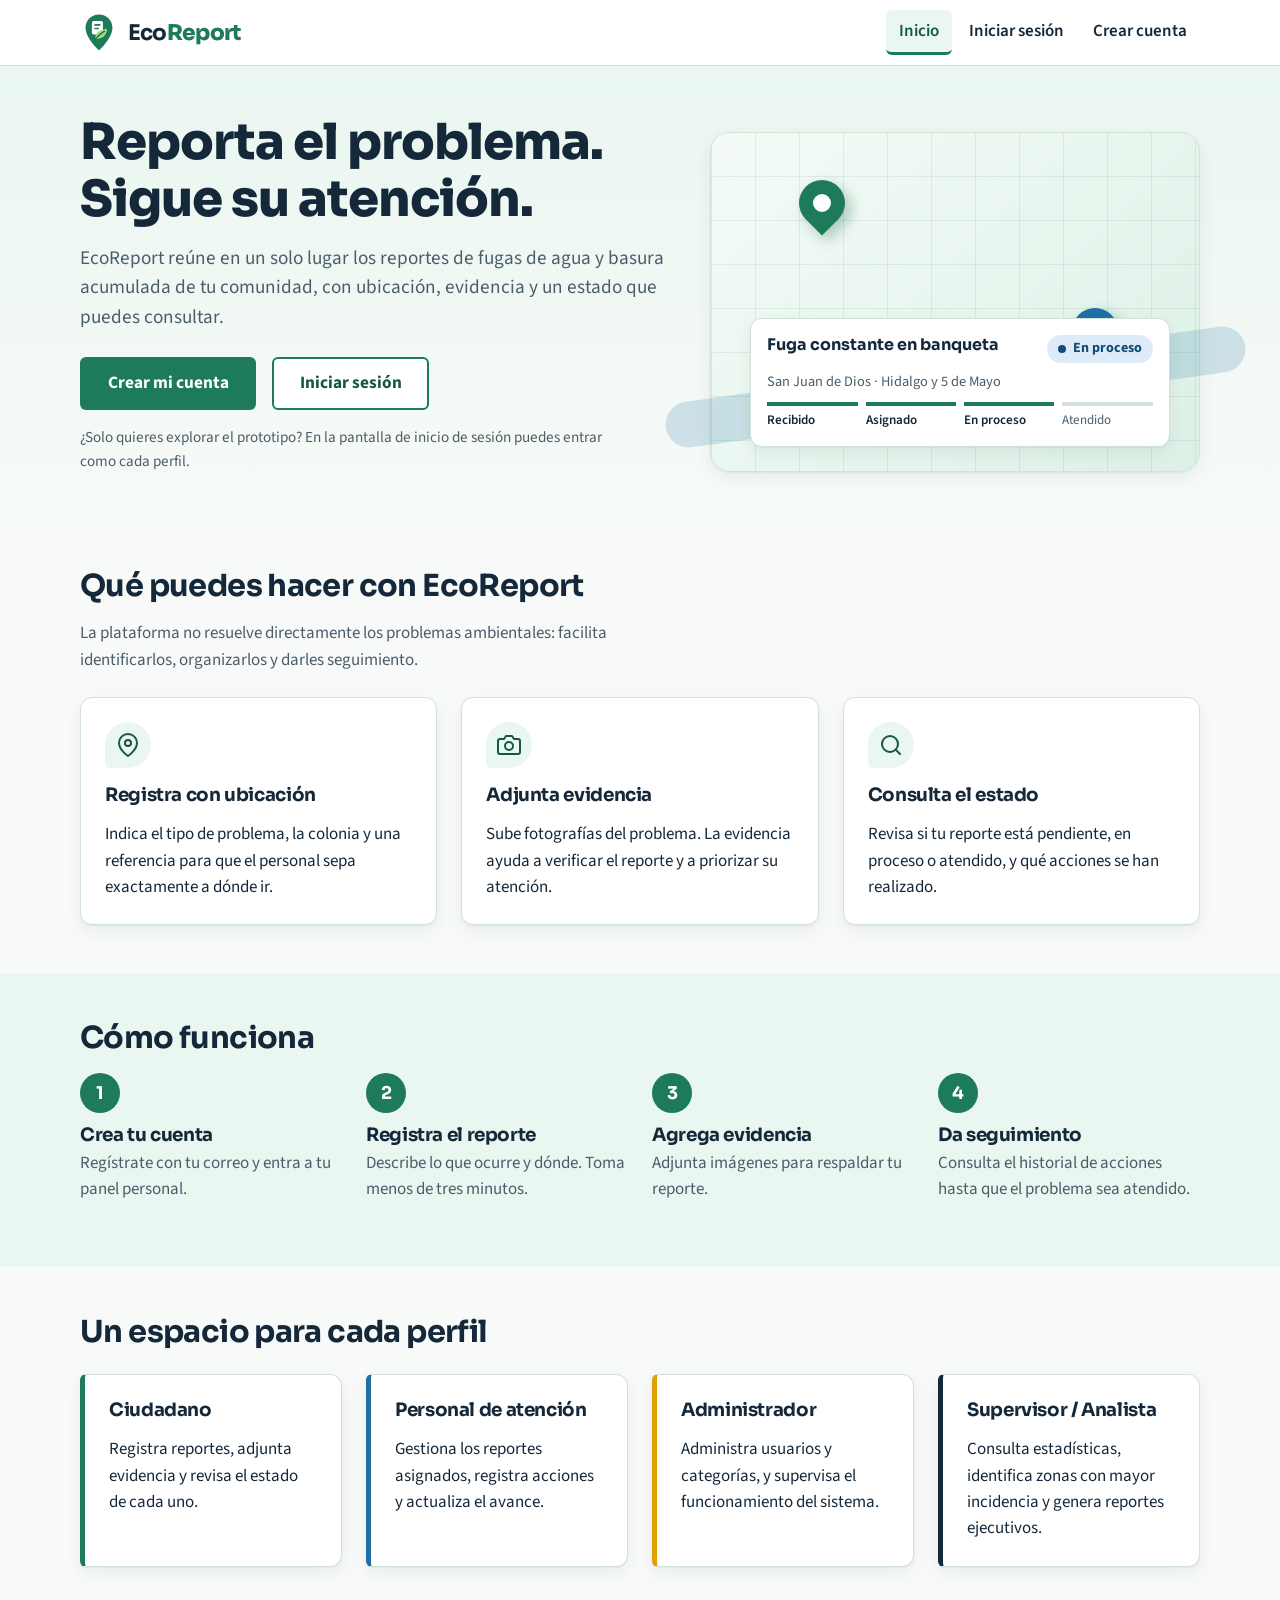
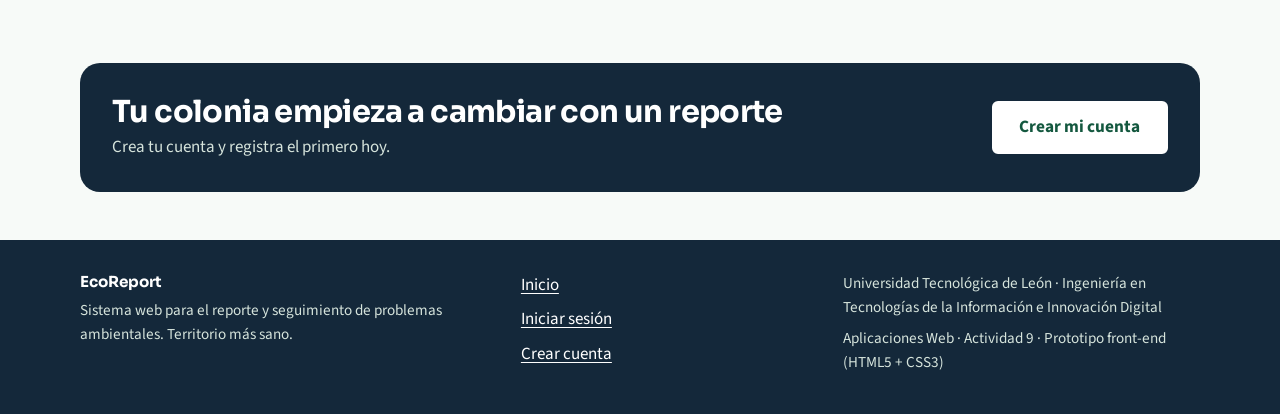
<file: index.html>
<!DOCTYPE html>
<html lang="es-MX">
<head>
  <meta charset="UTF-8">
  <meta name="viewport" content="width=device-width, initial-scale=1">
  <title>Inicio · EcoReport</title>
  <meta name="description" content="EcoReport: sistema web para reportar y dar seguimiento a problemas ambientales de tu comunidad.">
  <link rel="icon" href="img/favicon.svg" type="image/svg+xml">
  <link rel="preconnect" href="https://fonts.googleapis.com">
  <link rel="preconnect" href="https://fonts.gstatic.com" crossorigin>
  <link rel="stylesheet" href="https://fonts.googleapis.com/css2?family=Sora:wght@600;700;800&amp;family=Source+Sans+3:wght@400;600;700&amp;display=swap">
  <link rel="stylesheet" href="css/styles.css">
</head>
<body>
  <a class="skip-link" href="#contenido">Saltar al contenido</a>
  <header class="site-header">
    <div class="container site-header__inner">
      <a class="brand" href="index.html">
        <img src="img/logo-icono.svg" alt="" width="38" height="38">
        <span class="brand__texto">Eco<b>Report</b></span>
      </a>
      <input type="checkbox" id="nav-check" class="nav-check" aria-label="Mostrar u ocultar el menú">
      <label class="nav-toggle" for="nav-check">
        <span class="sr-only">Menú</span>
        <span class="nav-toggle__barras" aria-hidden="true"></span>
      </label>
      <nav class="nav" id="menu-principal" aria-label="Principal">
        <ul class="nav__lista">
          <li><a class="nav__link" href="index.html" aria-current="page">Inicio</a></li>
          <li><a class="nav__link" href="login.html">Iniciar sesión</a></li>
          <li><a class="nav__link" href="registro.html">Crear cuenta</a></li>
        </ul>
      </nav>
    </div>
  </header>

  <main id="contenido">
    <section class="hero" aria-labelledby="titulo-inicio">
      <div class="container hero__grid">
        <div>
          <h1 id="titulo-inicio">Reporta el problema. Sigue su atención.</h1>
          <p class="hero__lead">EcoReport reúne en un solo lugar los reportes de fugas de agua y basura acumulada de tu comunidad, con ubicación, evidencia y un estado que puedes consultar.</p>
          <div class="hero__acciones">
            <a class="btn btn--primary btn--lg" href="registro.html">Crear mi cuenta</a>
            <a class="btn btn--secondary btn--lg" href="login.html">Iniciar sesión</a>
          </div>
          <p class="hero__nota">¿Solo quieres explorar el prototipo? En la pantalla de inicio de sesión puedes entrar como cada perfil.</p>
        </div>
        <div class="mapa" aria-hidden="true">
          <span class="mapa__rio"></span>
          <span class="mapa__pin"></span>
          <span class="mapa__pin mapa__pin--b"></span>
          <span class="mapa__pin mapa__pin--c"></span>
          <div class="ficha">
            <div class="ficha__cabecera">
              <p class="ficha__titulo">Fuga constante en banqueta</p>
              <span class="badge badge--proceso">En proceso</span>
            </div>
            <p class="ficha__lugar">San Juan de Dios · Hidalgo y 5 de Mayo</p>
            <ul class="pasos">
              <li class="hecho">Recibido</li>
              <li class="hecho">Asignado</li>
              <li class="hecho">En proceso</li>
              <li>Atendido</li>
            </ul>
          </div>
        </div>
      </div>
    </section>

    <section class="seccion" id="funciones" aria-labelledby="t-funciones">
      <div class="container">
        <div class="seccion__cabecera">
          <h2 id="t-funciones">Qué puedes hacer con EcoReport</h2>
          <p class="texto-suave">La plataforma no resuelve directamente los problemas ambientales: facilita identificarlos, organizarlos y darles seguimiento.</p>
        </div>
        <div class="grid grid--3">
          <article class="card">
            <span class="card__icono"><svg class="icono" viewBox="0 0 24 24" aria-hidden="true" focusable="false"><path d="M21 10c0 7-9 13-9 13s-9-6-9-13a9 9 0 0 1 18 0z"/><circle cx="12" cy="10" r="3"/></svg></span>
            <h3>Registra con ubicación</h3>
            <p>Indica el tipo de problema, la colonia y una referencia para que el personal sepa exactamente a dónde ir.</p>
          </article>
          <article class="card">
            <span class="card__icono"><svg class="icono" viewBox="0 0 24 24" aria-hidden="true" focusable="false"><path d="M23 19a2 2 0 0 1-2 2H3a2 2 0 0 1-2-2V8a2 2 0 0 1 2-2h4l2-3h6l2 3h4a2 2 0 0 1 2 2z"/><circle cx="12" cy="13" r="4"/></svg></span>
            <h3>Adjunta evidencia</h3>
            <p>Sube fotografías del problema. La evidencia ayuda a verificar el reporte y a priorizar su atención.</p>
          </article>
          <article class="card">
            <span class="card__icono"><svg class="icono" viewBox="0 0 24 24" aria-hidden="true" focusable="false"><circle cx="11" cy="11" r="8"/><line x1="21" y1="21" x2="16.65" y2="16.65"/></svg></span>
            <h3>Consulta el estado</h3>
            <p>Revisa si tu reporte está pendiente, en proceso o atendido, y qué acciones se han realizado.</p>
          </article>
        </div>
      </div>
    </section>

    <section class="seccion seccion--menta" id="como-funciona" aria-labelledby="t-como">
      <div class="container">
        <h2 id="t-como">Cómo funciona</h2>
        <ol class="pasos-lista">
          <li><h3>Crea tu cuenta</h3><p>Regístrate con tu correo y entra a tu panel personal.</p></li>
          <li><h3>Registra el reporte</h3><p>Describe lo que ocurre y dónde. Toma menos de tres minutos.</p></li>
          <li><h3>Agrega evidencia</h3><p>Adjunta imágenes para respaldar tu reporte.</p></li>
          <li><h3>Da seguimiento</h3><p>Consulta el historial de acciones hasta que el problema sea atendido.</p></li>
        </ol>
      </div>
    </section>

    <section class="seccion" id="perfiles" aria-labelledby="t-perfiles">
      <div class="container">
        <div class="seccion__cabecera">
          <h2 id="t-perfiles">Un espacio para cada perfil</h2>
        </div>
        <div class="grid grid--4">
          <article class="card perfil"><h3>Ciudadano</h3><p>Registra reportes, adjunta evidencia y revisa el estado de cada uno.</p></article>
          <article class="card perfil"><h3>Personal de atención</h3><p>Gestiona los reportes asignados, registra acciones y actualiza el avance.</p></article>
          <article class="card perfil"><h3>Administrador</h3><p>Administra usuarios y categorías, y supervisa el funcionamiento del sistema.</p></article>
          <article class="card perfil"><h3>Supervisor / Analista</h3><p>Consulta estadísticas, identifica zonas con mayor incidencia y genera reportes ejecutivos.</p></article>
        </div>
      </div>
    </section>

    <section class="container seccion" aria-labelledby="t-cta">
      <div class="banda">
        <div>
          <h2 id="t-cta">Tu colonia empieza a cambiar con un reporte</h2>
          <p>Crea tu cuenta y registra el primero hoy.</p>
        </div>
        <a class="btn btn--secondary btn--lg" href="registro.html">Crear mi cuenta</a>
      </div>
    </section>
  </main>

  <footer class="site-footer">
    <div class="container site-footer__grid">
      <div>
        <p class="site-footer__marca">EcoReport</p>
        <p>Sistema web para el reporte y seguimiento de problemas ambientales. Territorio más sano.</p>
      </div>
      <nav aria-label="Pie de página">
        <ul>
          <li><a href="index.html">Inicio</a></li>
          <li><a href="login.html">Iniciar sesión</a></li>
          <li><a href="registro.html">Crear cuenta</a></li>
        </ul>
      </nav>
      <div>
        <p>Universidad Tecnológica de León · Ingeniería en Tecnologías de la Información e Innovación Digital</p>
        <p>Aplicaciones Web · Actividad 9 · Prototipo front-end (HTML5 + CSS3)</p>
      </div>
    </div>
  </footer>
</body>
</html>
</file>
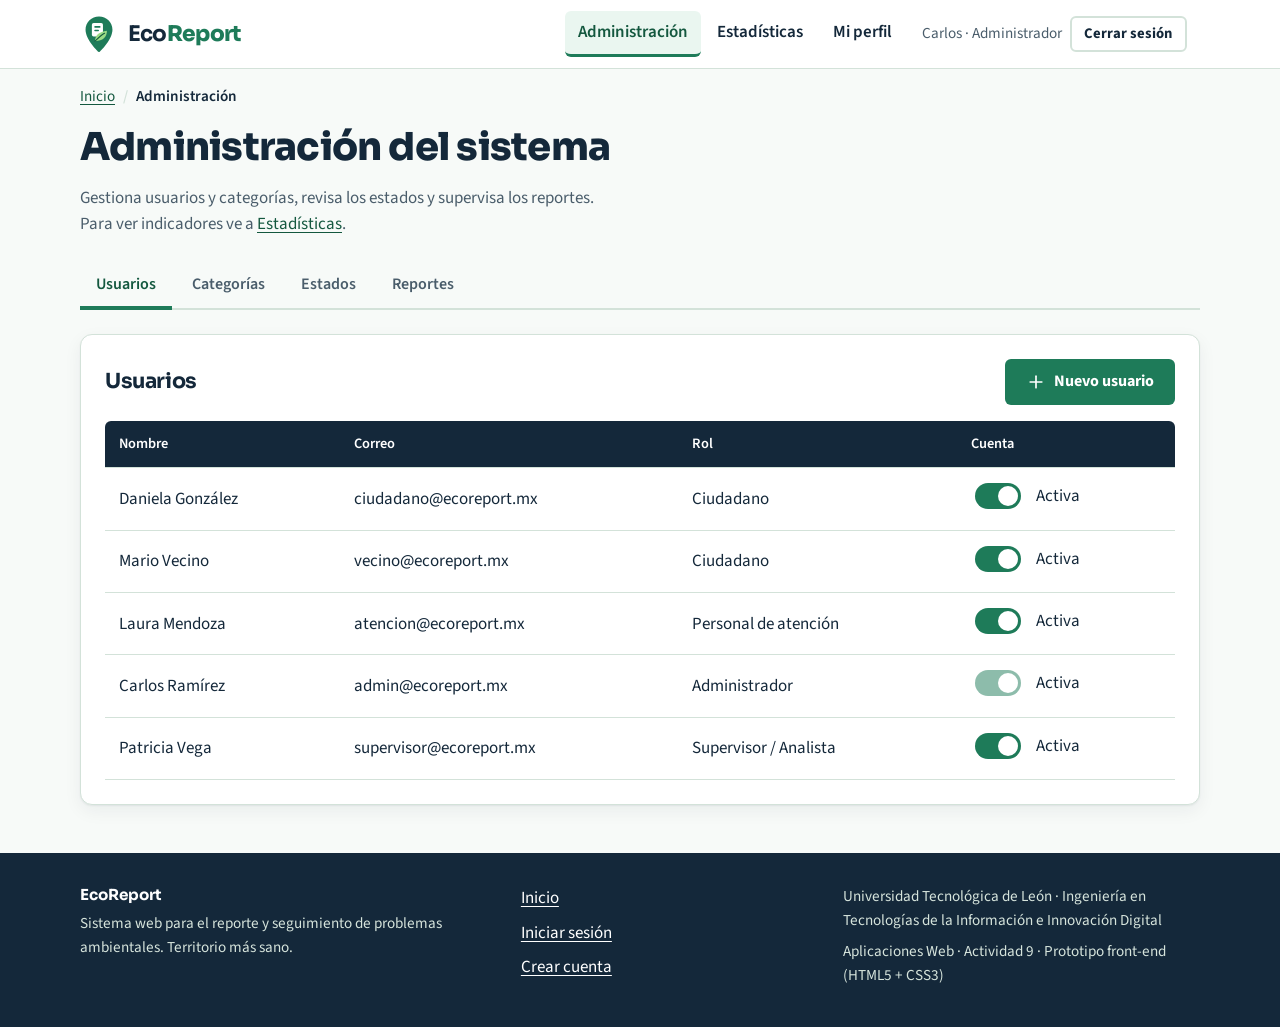
<file: admin.html>
<!DOCTYPE html>
<html lang="es-MX">
<head>
  <meta charset="UTF-8">
  <meta name="viewport" content="width=device-width, initial-scale=1">
  <title>Administración · EcoReport</title>
  <meta name="description" content="Gestión de usuarios, categorías y estados de EcoReport.">
  <link rel="icon" href="img/favicon.svg" type="image/svg+xml">
  <link rel="preconnect" href="https://fonts.googleapis.com">
  <link rel="preconnect" href="https://fonts.gstatic.com" crossorigin>
  <link rel="stylesheet" href="https://fonts.googleapis.com/css2?family=Sora:wght@600;700;800&amp;family=Source+Sans+3:wght@400;600;700&amp;display=swap">
  <link rel="stylesheet" href="css/styles.css">
</head>
<body>
  <a class="skip-link" href="#contenido">Saltar al contenido</a>
  <header class="site-header">
    <div class="container site-header__inner">
      <a class="brand" href="index.html">
        <img src="img/logo-icono.svg" alt="" width="38" height="38">
        <span class="brand__texto">Eco<b>Report</b></span>
      </a>
      <input type="checkbox" id="nav-check" class="nav-check" aria-label="Mostrar u ocultar el menú">
      <label class="nav-toggle" for="nav-check">
        <span class="sr-only">Menú</span>
        <span class="nav-toggle__barras" aria-hidden="true"></span>
      </label>
      <nav class="nav" id="menu-principal" aria-label="Principal">
        <ul class="nav__lista">
          <li><a class="nav__link" href="admin.html" aria-current="page">Administración</a></li>
          <li><a class="nav__link" href="analisis.html">Estadísticas</a></li>
          <li><a class="nav__link" href="perfil.html">Mi perfil</a></li>
          <li class="nav__usuario"><span>Carlos · Administrador</span> <a class="btn btn--ghost btn--sm" href="index.html">Cerrar sesión</a></li>
        </ul>
      </nav>
    </div>
  </header>

  <main id="contenido" class="container pagina">
    <nav class="migas" aria-label="Migas de pan"><ol><li><a href="index.html">Inicio</a></li><li aria-current="page">Administración</li></ol></nav>
    <header class="pagina__cabecera">
      <h1>Administración del sistema</h1>
      <p>Gestiona usuarios y categorías, revisa los estados y supervisa los reportes. Para ver indicadores ve a <a href="analisis.html">Estadísticas</a>.</p>
    </header>
    <div id="actualizado" class="alert alert--exito alert--target bloque-resultado" role="status"><p>Cambio registrado. Simulación del prototipo: sin backend, los cambios no se guardan.</p></div>

    <div class="tabs">
      <input class="tabs__radio" type="radio" name="tabs" id="tab-u" checked aria-label="Usuarios">
      <input class="tabs__radio" type="radio" name="tabs" id="tab-c" aria-label="Categorías">
      <input class="tabs__radio" type="radio" name="tabs" id="tab-e" aria-label="Estados">
      <input class="tabs__radio" type="radio" name="tabs" id="tab-r" aria-label="Reportes">
      <div class="pestanas" aria-hidden="true">
        <label for="tab-u">Usuarios</label>
        <label for="tab-c">Categorías</label>
        <label for="tab-e">Estados</label>
        <label for="tab-r">Reportes</label>
      </div>

      <section class="tabs__panel card" id="panel-u" aria-labelledby="t-usuarios">
        <div class="cabecera-panel">
          <h2 id="t-usuarios">Usuarios</h2>
          <a class="btn btn--primary" href="#nuevo-usuario"><svg class="icono" viewBox="0 0 24 24" aria-hidden="true" focusable="false"><line x1="12" y1="5" x2="12" y2="19"/><line x1="5" y1="12" x2="19" y2="12"/></svg> Nuevo usuario</a>
        </div>
        <div class="tabla-wrap">
          <table class="tabla" id="tabla-usuarios">
            <caption class="sr-only">Usuarios registrados en el sistema</caption>
            <thead><tr><th scope="col">Nombre</th><th scope="col">Correo</th><th scope="col">Rol</th><th scope="col">Cuenta</th></tr></thead>
            <tbody><tr><td data-label="Nombre">Daniela González</td><td data-label="Correo">ciudadano@ecoreport.mx</td><td data-label="Rol">Ciudadano</td><td data-label="Cuenta"><label class="opcion"><input class="switch" type="checkbox" role="switch" checked aria-label="Cuenta activa de Daniela González"><span>Activa</span></label></td></tr><tr><td data-label="Nombre">Mario Vecino</td><td data-label="Correo">vecino@ecoreport.mx</td><td data-label="Rol">Ciudadano</td><td data-label="Cuenta"><label class="opcion"><input class="switch" type="checkbox" role="switch" checked aria-label="Cuenta activa de Mario Vecino"><span>Activa</span></label></td></tr><tr><td data-label="Nombre">Laura Mendoza</td><td data-label="Correo">atencion@ecoreport.mx</td><td data-label="Rol">Personal de atención</td><td data-label="Cuenta"><label class="opcion"><input class="switch" type="checkbox" role="switch" checked aria-label="Cuenta activa de Laura Mendoza"><span>Activa</span></label></td></tr><tr><td data-label="Nombre">Carlos Ramírez</td><td data-label="Correo">admin@ecoreport.mx</td><td data-label="Rol">Administrador</td><td data-label="Cuenta"><label class="opcion"><input class="switch" type="checkbox" role="switch" checked disabled aria-label="Cuenta activa de Carlos Ramírez"><span>Activa</span></label></td></tr><tr><td data-label="Nombre">Patricia Vega</td><td data-label="Correo">supervisor@ecoreport.mx</td><td data-label="Rol">Supervisor / Analista</td><td data-label="Cuenta"><label class="opcion"><input class="switch" type="checkbox" role="switch" checked aria-label="Cuenta activa de Patricia Vega"><span>Activa</span></label></td></tr></tbody>
          </table>
        </div>
      </section>

      <section class="tabs__panel card" id="panel-c" aria-labelledby="t-categorias">
        <h2 id="t-categorias">Categorías de reporte</h2>
        <p class="texto-suave">Son los tipos de problema que los ciudadanos pueden elegir al registrar un reporte.</p>
        <ul class="chips"><li class="chip"><span>Desperdicio de agua</span></li><li class="chip"><span>Acumulación de basura</span></li><li class="chip"><span>Fuga de agua potable</span></li><li class="chip"><span>Tiradero clandestino</span></li><li class="chip"><span>Otro</span></li></ul>
        <form class="inline-form" action="admin.html#actualizado" method="get">
          <div class="field">
          <label class="field__label" for="c-nombre">Nueva categoría</label>
          <input type="text" id="c-nombre" name="c-nombre" required minlength="3" maxlength="40" aria-describedby="c-nombre-error">
          <p class="field__error" id="c-nombre-error">Escribe un nombre de 3 a 40 caracteres.</p>
        </div>
          <button class="btn btn--primary" type="submit">Agregar categoría</button>
        </form>
      </section>

      <section class="tabs__panel card" id="panel-e" aria-labelledby="t-estados">
        <h2 id="t-estados">Control general de estados</h2>
        <p class="texto-suave">Los estados los actualiza el personal de atención; cada cambio queda en el historial del reporte.</p>
        <ul class="grid grid--3 lista-limpia"><li class="card card--plana"><div class="tarjeta-reporte__top"><span class="badge badge--pendiente">Pendiente</span><strong>5 reportes</strong></div><p>El reporte fue recibido y espera asignación o revisión.</p></li><li class="card card--plana"><div class="tarjeta-reporte__top"><span class="badge badge--proceso">En proceso</span><strong>4 reportes</strong></div><p>Personal de atención trabaja en el problema.</p></li><li class="card card--plana"><div class="tarjeta-reporte__top"><span class="badge badge--atendido">Atendido</span><strong>3 reportes</strong></div><p>El problema se atendió y el reporte se cerró.</p></li></ul>
      </section>

      <section class="tabs__panel card" id="panel-r" aria-labelledby="t-reportes">
        <h2 id="t-reportes">Supervisión de reportes</h2>
        <div class="tabla-wrap">
          <table class="tabla" id="tabla-supervision">
            <caption class="sr-only">Todos los reportes registrados en la plataforma</caption>
            <thead><tr><th scope="col">ID</th><th scope="col">Reporte</th><th scope="col">Tipo</th><th scope="col">Colonia</th><th scope="col">Fecha</th><th scope="col">Estado</th></tr></thead>
            <tbody>
              <tr data-estado="pendiente" data-tipo="basura"><td class="id" data-label="ID">ER-012</td><td data-label="Reporte"><a href="detalle.html#er-012">Basura en el camellón</a></td><td data-label="Tipo">Acumulación de basura</td><td data-label="Colonia">Jardines del Moral</td><td data-label="Fecha"><time datetime="2026-10-04">4 oct 2026</time></td><td data-label="Estado"><span class="badge badge--pendiente">Pendiente</span></td></tr><tr data-estado="proceso" data-tipo="otro"><td class="id" data-label="ID">ER-011</td><td data-label="Reporte"><a href="detalle.html#er-011">Olor fuerte por drenaje</a></td><td data-label="Tipo">Otro</td><td data-label="Colonia">Centro</td><td data-label="Fecha"><time datetime="2026-10-03">3 oct 2026</time></td><td data-label="Estado"><span class="badge badge--proceso">En proceso</span></td></tr><tr data-estado="pendiente" data-tipo="fuga"><td class="id" data-label="ID">ER-010</td><td data-label="Reporte"><a href="detalle.html#er-010">Charco permanente en la calle</a></td><td data-label="Tipo">Fuga de agua potable</td><td data-label="Colonia">Piletas</td><td data-label="Fecha"><time datetime="2026-10-03">3 oct 2026</time></td><td data-label="Estado"><span class="badge badge--pendiente">Pendiente</span></td></tr><tr data-estado="pendiente" data-tipo="basura"><td class="id" data-label="ID">ER-008</td><td data-label="Reporte"><a href="detalle.html#er-008">Bolsas en esquina sin recolección</a></td><td data-label="Tipo">Acumulación de basura</td><td data-label="Colonia">San Juan de Dios</td><td data-label="Fecha"><time datetime="2026-10-02">2 oct 2026</time></td><td data-label="Estado"><span class="badge badge--pendiente">Pendiente</span></td></tr><tr data-estado="atendido" data-tipo="agua"><td class="id" data-label="ID">ER-007</td><td data-label="Reporte"><a href="detalle.html#er-007">Riego de jardín bajo la lluvia</a></td><td data-label="Tipo">Desperdicio de agua</td><td data-label="Colonia">Delta</td><td data-label="Fecha"><time datetime="2026-10-01">1 oct 2026</time></td><td data-label="Estado"><span class="badge badge--atendido">Atendido</span></td></tr><tr data-estado="proceso" data-tipo="fuga"><td class="id" data-label="ID">ER-006</td><td data-label="Reporte"><a href="detalle.html#er-006">Tubo roto en avenida</a></td><td data-label="Tipo">Fuga de agua potable</td><td data-label="Colonia">Obregón</td><td data-label="Fecha"><time datetime="2026-10-01">1 oct 2026</time></td><td data-label="Estado"><span class="badge badge--proceso">En proceso</span></td></tr><tr data-estado="pendiente" data-tipo="basura"><td class="id" data-label="ID">ER-005</td><td data-label="Reporte"><a href="detalle.html#er-005">Contenedor desbordado en el mercado</a></td><td data-label="Tipo">Acumulación de basura</td><td data-label="Colonia">Centro</td><td data-label="Fecha"><time datetime="2026-09-30">30 sep 2026</time></td><td data-label="Estado"><span class="badge badge--pendiente">Pendiente</span></td></tr><tr data-estado="proceso" data-tipo="tiradero"><td class="id" data-label="ID">ER-004</td><td data-label="Reporte"><a href="detalle.html#er-004">Escombro en lote baldío</a></td><td data-label="Tipo">Tiradero clandestino</td><td data-label="Colonia">Los Castillos</td><td data-label="Fecha"><time datetime="2026-09-28">28 sep 2026</time></td><td data-label="Estado"><span class="badge badge--proceso">En proceso</span></td></tr><tr data-estado="pendiente" data-tipo="agua"><td class="id" data-label="ID">ER-003</td><td data-label="Reporte"><a href="detalle.html#er-003">Manguera abierta en lavado de autos</a></td><td data-label="Tipo">Desperdicio de agua</td><td data-label="Colonia">Jardines del Moral</td><td data-label="Fecha"><time datetime="2026-09-27">27 sep 2026</time></td><td data-label="Estado"><span class="badge badge--pendiente">Pendiente</span></td></tr><tr data-estado="proceso" data-tipo="basura"><td class="id" data-label="ID">ER-002</td><td data-label="Reporte"><a href="detalle.html#er-002">Basura junto al parque lineal</a></td><td data-label="Tipo">Acumulación de basura</td><td data-label="Colonia">Piletas</td><td data-label="Fecha"><time datetime="2026-09-25">25 sep 2026</time></td><td data-label="Estado"><span class="badge badge--proceso">En proceso</span></td></tr><tr data-estado="atendido" data-tipo="fuga"><td class="id" data-label="ID">ER-001</td><td data-label="Reporte"><a href="detalle.html#er-001">Fuga constante en banqueta</a></td><td data-label="Tipo">Fuga de agua potable</td><td data-label="Colonia">San Juan de Dios</td><td data-label="Fecha"><time datetime="2026-09-22">22 sep 2026</time></td><td data-label="Estado"><span class="badge badge--atendido">Atendido</span></td></tr><tr data-estado="atendido" data-tipo="tiradero"><td class="id" data-label="ID">ER-009</td><td data-label="Reporte"><a href="detalle.html#er-009">Llantas y muebles en el arroyo</a></td><td data-label="Tipo">Tiradero clandestino</td><td data-label="Colonia">Industrial</td><td data-label="Fecha"><time datetime="2026-09-18">18 sep 2026</time></td><td data-label="Estado"><span class="badge badge--atendido">Atendido</span></td></tr>
            </tbody>
          </table>
        </div>
      </section>
    </div>

    <div class="modal" id="nuevo-usuario" role="dialog" aria-modal="true" aria-labelledby="t-nuevo-usuario">
      <a class="modal__fondo" href="#contenido" aria-label="Cerrar ventana"></a>
      <div class="modal__caja">
        <h2 id="t-nuevo-usuario">Nuevo usuario</h2>
        <form class="form" action="admin.html#actualizado" method="get">
          <div class="field">
          <label class="field__label" for="u-nombre">Nombre completo</label>
          <input type="text" id="u-nombre" name="u-nombre" autocomplete="off" required minlength="3" maxlength="80" aria-describedby="u-nombre-error">
          <p class="field__error" id="u-nombre-error">Escribe el nombre completo (mínimo 3 caracteres).</p>
        </div>
          <div class="field">
          <label class="field__label" for="u-correo">Correo electrónico</label>
          <input type="email" id="u-correo" name="u-correo" autocomplete="off" required aria-describedby="u-correo-error">
          <p class="field__error" id="u-correo-error">Escribe un correo válido.</p>
        </div>
          <div class="field">
            <label class="field__label" for="u-rol">Rol</label>
            <select id="u-rol" name="u-rol" required aria-describedby="u-rol-error"><option value="">Selecciona un rol</option><option>Ciudadano</option><option>Personal de atención</option><option>Administrador</option><option>Supervisor / Analista</option></select>
            <p class="field__error" id="u-rol-error">Selecciona un rol.</p>
          </div>
          <div class="field">
          <label class="field__label" for="u-pass">Contraseña temporal</label>
          <input type="password" id="u-pass" autocomplete="new-password" required pattern="(?=.*\d)(?=.*[a-z])(?=.*[A-Z]).{8,}" title="Usa mínimo 8 caracteres con mayúscula, minúscula y número." aria-describedby="u-pass-hint u-pass-error">
          <p class="field__hint" id="u-pass-hint">Mínimo 8 caracteres con mayúscula, minúscula y número.</p>
          <p class="field__error" id="u-pass-error">Usa mínimo 8 caracteres con mayúscula, minúscula y número.</p>
        </div>
          <div class="acciones">
            <button class="btn btn--primary" type="submit">Crear usuario</button>
            <a class="btn btn--ghost" href="#contenido">Cancelar</a>
          </div>
        </form>
      </div>
    </div>
  </main>

  <footer class="site-footer">
    <div class="container site-footer__grid">
      <div>
        <p class="site-footer__marca">EcoReport</p>
        <p>Sistema web para el reporte y seguimiento de problemas ambientales. Territorio más sano.</p>
      </div>
      <nav aria-label="Pie de página">
        <ul>
          <li><a href="index.html">Inicio</a></li>
          <li><a href="login.html">Iniciar sesión</a></li>
          <li><a href="registro.html">Crear cuenta</a></li>
        </ul>
      </nav>
      <div>
        <p>Universidad Tecnológica de León · Ingeniería en Tecnologías de la Información e Innovación Digital</p>
        <p>Aplicaciones Web · Actividad 9 · Prototipo front-end (HTML5 + CSS3)</p>
      </div>
    </div>
  </footer>
</body>
</html>
</file>
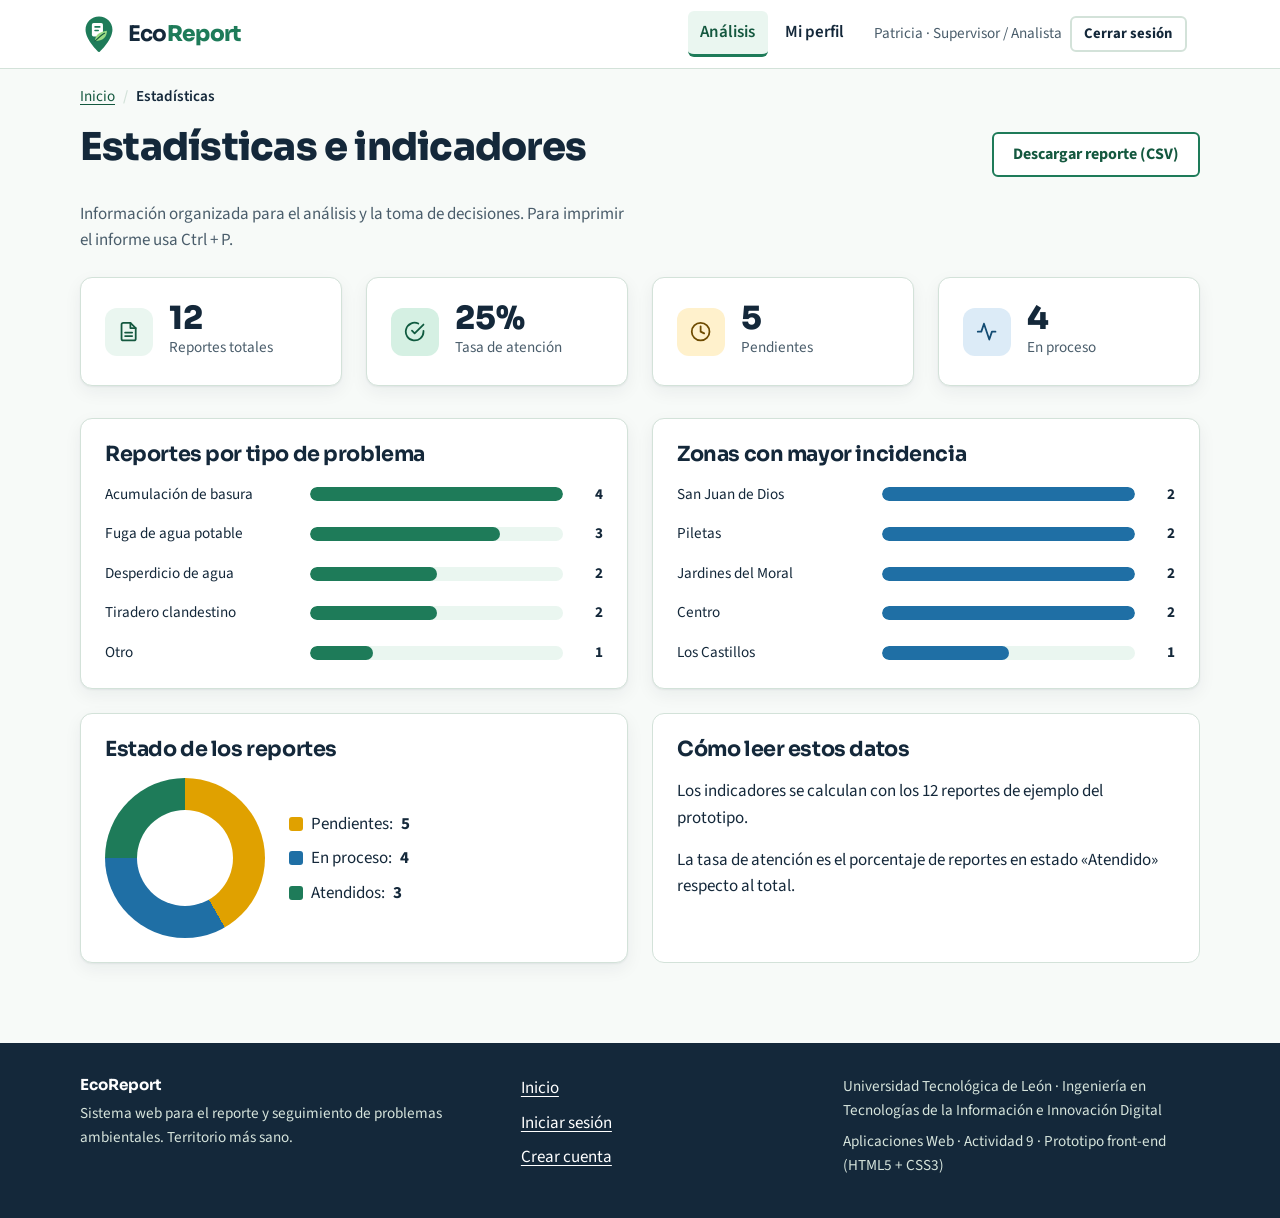
<file: analisis.html>
<!DOCTYPE html>
<html lang="es-MX">
<head>
  <meta charset="UTF-8">
  <meta name="viewport" content="width=device-width, initial-scale=1">
  <title>Estadísticas · EcoReport</title>
  <meta name="description" content="Indicadores, zonas con mayor incidencia y reportes ejecutivos de EcoReport.">
  <link rel="icon" href="img/favicon.svg" type="image/svg+xml">
  <link rel="preconnect" href="https://fonts.googleapis.com">
  <link rel="preconnect" href="https://fonts.gstatic.com" crossorigin>
  <link rel="stylesheet" href="https://fonts.googleapis.com/css2?family=Sora:wght@600;700;800&amp;family=Source+Sans+3:wght@400;600;700&amp;display=swap">
  <link rel="stylesheet" href="css/styles.css">
</head>
<body>
  <a class="skip-link" href="#contenido">Saltar al contenido</a>
  <header class="site-header">
    <div class="container site-header__inner">
      <a class="brand" href="index.html">
        <img src="img/logo-icono.svg" alt="" width="38" height="38">
        <span class="brand__texto">Eco<b>Report</b></span>
      </a>
      <input type="checkbox" id="nav-check" class="nav-check" aria-label="Mostrar u ocultar el menú">
      <label class="nav-toggle" for="nav-check">
        <span class="sr-only">Menú</span>
        <span class="nav-toggle__barras" aria-hidden="true"></span>
      </label>
      <nav class="nav" id="menu-principal" aria-label="Principal">
        <ul class="nav__lista">
          <li><a class="nav__link" href="analisis.html" aria-current="page">Análisis</a></li>
          <li><a class="nav__link" href="perfil.html">Mi perfil</a></li>
          <li class="nav__usuario"><span>Patricia · Supervisor / Analista</span> <a class="btn btn--ghost btn--sm" href="index.html">Cerrar sesión</a></li>
        </ul>
      </nav>
    </div>
  </header>

  <main id="contenido" class="container pagina">
    <nav class="migas" aria-label="Migas de pan"><ol><li><a href="index.html">Inicio</a></li><li aria-current="page">Estadísticas</li></ol></nav>
    <header class="pagina__cabecera">
      <div class="cabecera-panel">
        <h1>Estadísticas e indicadores</h1>
        <a class="btn btn--secondary no-imprimir" href="docs/reportes.csv" download>Descargar reporte (CSV)</a>
      </div>
      <p>Información organizada para el análisis y la toma de decisiones. Para imprimir el informe usa Ctrl + P.</p>
    </header>

    <section aria-label="Indicadores generales" class="grid grid--stats">
      <div class="card stat">
            <span class="stat__icono "><svg class="icono" viewBox="0 0 24 24" aria-hidden="true" focusable="false"><path d="M14 2H6a2 2 0 0 0-2 2v16a2 2 0 0 0 2 2h12a2 2 0 0 0 2-2V8z"/><polyline points="14 2 14 8 20 8"/><line x1="16" y1="13" x2="8" y2="13"/><line x1="16" y1="17" x2="8" y2="17"/></svg></span>
            <div><span class="stat__valor">12</span><span class="stat__etiqueta">Reportes totales</span></div>
          </div>
      <div class="card stat">
            <span class="stat__icono stat__icono--atendido"><svg class="icono" viewBox="0 0 24 24" aria-hidden="true" focusable="false"><path d="M22 11.08V12a10 10 0 1 1-5.93-9.14"/><polyline points="22 4 12 14.01 9 11.01"/></svg></span>
            <div><span class="stat__valor">25%</span><span class="stat__etiqueta">Tasa de atención</span></div>
          </div>
      <div class="card stat">
            <span class="stat__icono stat__icono--pendiente"><svg class="icono" viewBox="0 0 24 24" aria-hidden="true" focusable="false"><circle cx="12" cy="12" r="10"/><polyline points="12 6 12 12 16 14"/></svg></span>
            <div><span class="stat__valor">5</span><span class="stat__etiqueta">Pendientes</span></div>
          </div>
      <div class="card stat">
            <span class="stat__icono stat__icono--proceso"><svg class="icono" viewBox="0 0 24 24" aria-hidden="true" focusable="false"><polyline points="22 12 18 12 15 21 9 3 6 12 2 12"/></svg></span>
            <div><span class="stat__valor">4</span><span class="stat__etiqueta">En proceso</span></div>
          </div>
    </section>

    <div class="grid grid--2 seccion">
      <section class="card" aria-labelledby="t-tipo">
        <h2 id="t-tipo">Reportes por tipo de problema</h2>
        <ul class="barras "><li class="barra"><span>Acumulación de basura</span><span class="barra__pista"><span class="barra__relleno w-100"></span></span><span class="barra__valor">4</span></li><li class="barra"><span>Fuga de agua potable</span><span class="barra__pista"><span class="barra__relleno w-75"></span></span><span class="barra__valor">3</span></li><li class="barra"><span>Desperdicio de agua</span><span class="barra__pista"><span class="barra__relleno w-50"></span></span><span class="barra__valor">2</span></li><li class="barra"><span>Tiradero clandestino</span><span class="barra__pista"><span class="barra__relleno w-50"></span></span><span class="barra__valor">2</span></li><li class="barra"><span>Otro</span><span class="barra__pista"><span class="barra__relleno w-25"></span></span><span class="barra__valor">1</span></li></ul>
      </section>
      <section class="card" aria-labelledby="t-zona">
        <h2 id="t-zona">Zonas con mayor incidencia</h2>
        <ul class="barras barras--cauce"><li class="barra"><span>San Juan de Dios</span><span class="barra__pista"><span class="barra__relleno w-100"></span></span><span class="barra__valor">2</span></li><li class="barra"><span>Piletas</span><span class="barra__pista"><span class="barra__relleno w-100"></span></span><span class="barra__valor">2</span></li><li class="barra"><span>Jardines del Moral</span><span class="barra__pista"><span class="barra__relleno w-100"></span></span><span class="barra__valor">2</span></li><li class="barra"><span>Centro</span><span class="barra__pista"><span class="barra__relleno w-100"></span></span><span class="barra__valor">2</span></li><li class="barra"><span>Los Castillos</span><span class="barra__pista"><span class="barra__relleno w-50"></span></span><span class="barra__valor">1</span></li></ul>
      </section>
      <section class="card" aria-labelledby="t-estado">
        <h2 id="t-estado">Estado de los reportes</h2>
        <div class="dona-wrap">
          <div class="dona" aria-hidden="true"></div>
          <ul class="leyenda">
            <li><i class="i-pendiente"></i>Pendientes: <strong>5</strong></li>
            <li><i class="i-proceso"></i>En proceso: <strong>4</strong></li>
            <li><i class="i-atendido"></i>Atendidos: <strong>3</strong></li>
          </ul>
        </div>
      </section>
      <section class="card card--plana" aria-labelledby="t-lectura">
        <h2 id="t-lectura">Cómo leer estos datos</h2>
        <p>Los indicadores se calculan con los 12 reportes de ejemplo del prototipo.</p>
        <p>La tasa de atención es el porcentaje de reportes en estado «Atendido» respecto al total.</p>
      </section>
    </div>
  </main>

  <footer class="site-footer">
    <div class="container site-footer__grid">
      <div>
        <p class="site-footer__marca">EcoReport</p>
        <p>Sistema web para el reporte y seguimiento de problemas ambientales. Territorio más sano.</p>
      </div>
      <nav aria-label="Pie de página">
        <ul>
          <li><a href="index.html">Inicio</a></li>
          <li><a href="login.html">Iniciar sesión</a></li>
          <li><a href="registro.html">Crear cuenta</a></li>
        </ul>
      </nav>
      <div>
        <p>Universidad Tecnológica de León · Ingeniería en Tecnologías de la Información e Innovación Digital</p>
        <p>Aplicaciones Web · Actividad 9 · Prototipo front-end (HTML5 + CSS3)</p>
      </div>
    </div>
  </footer>
</body>
</html>
</file>
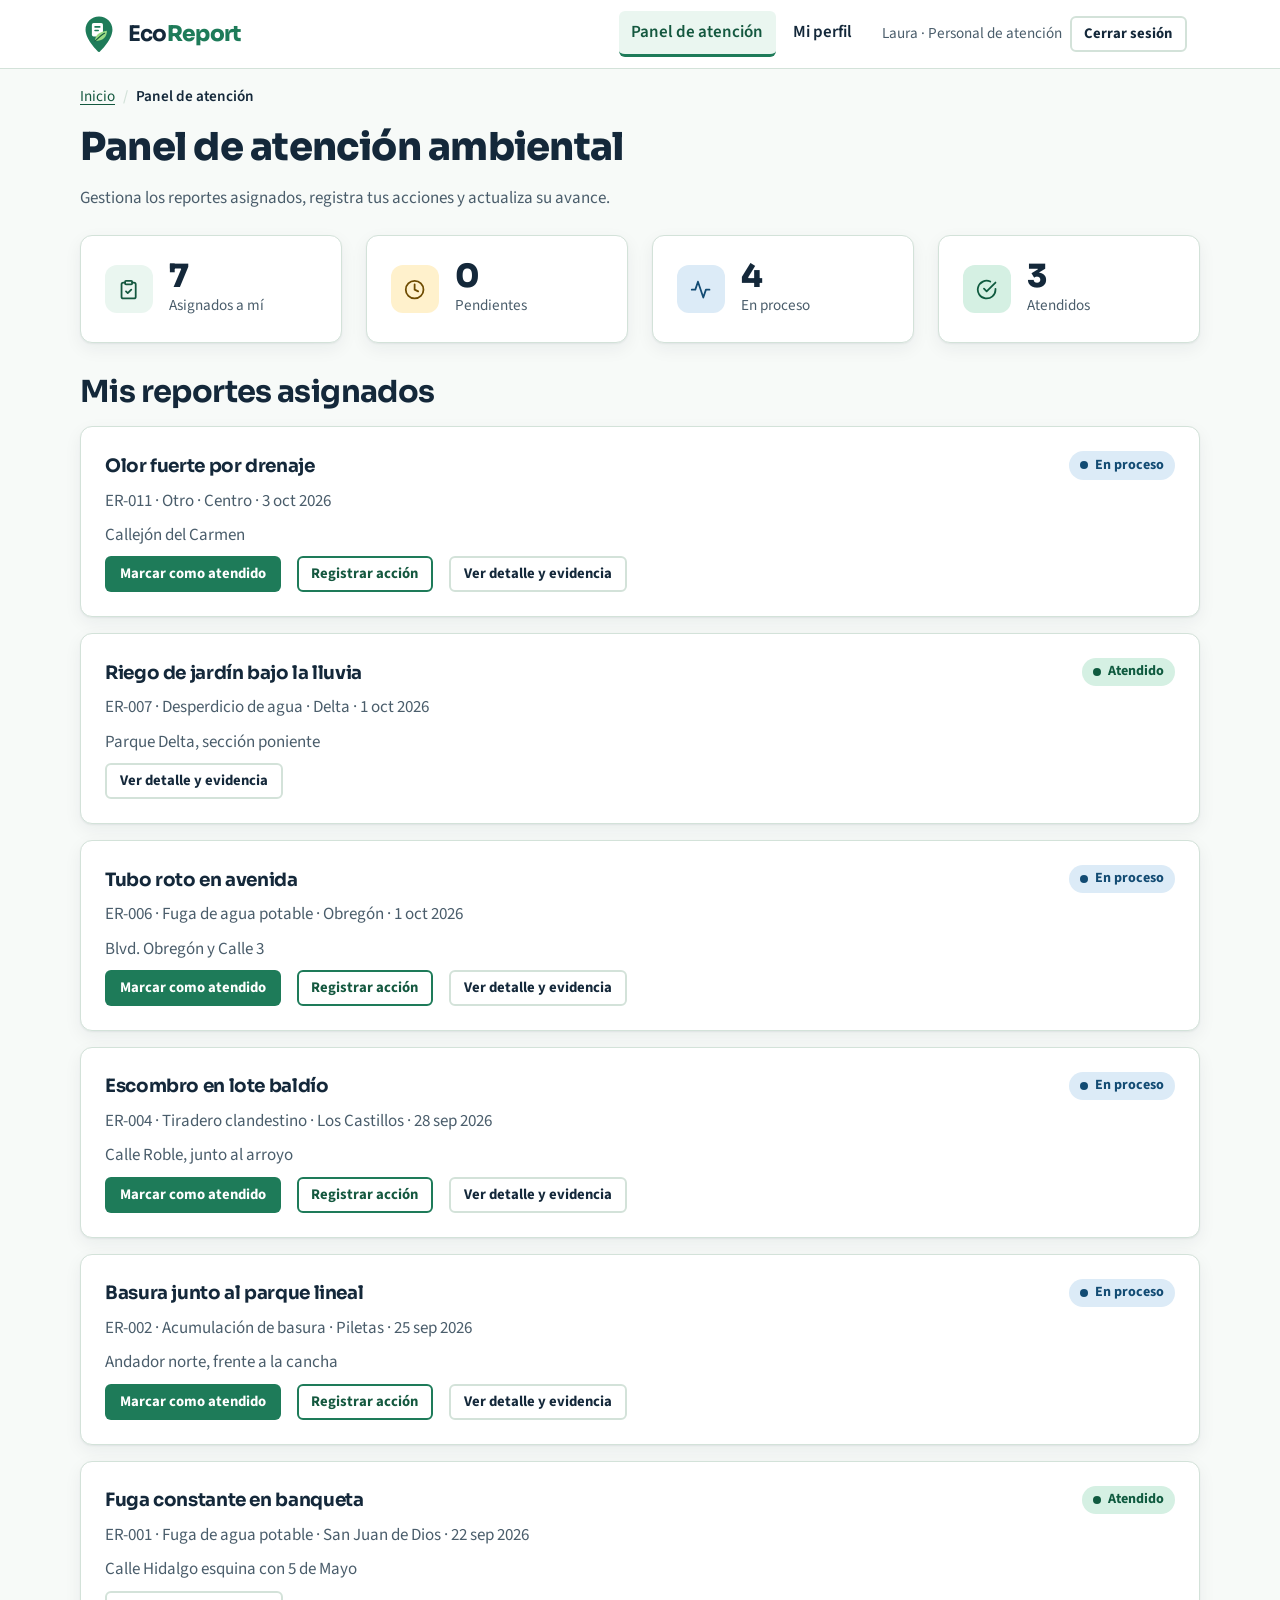
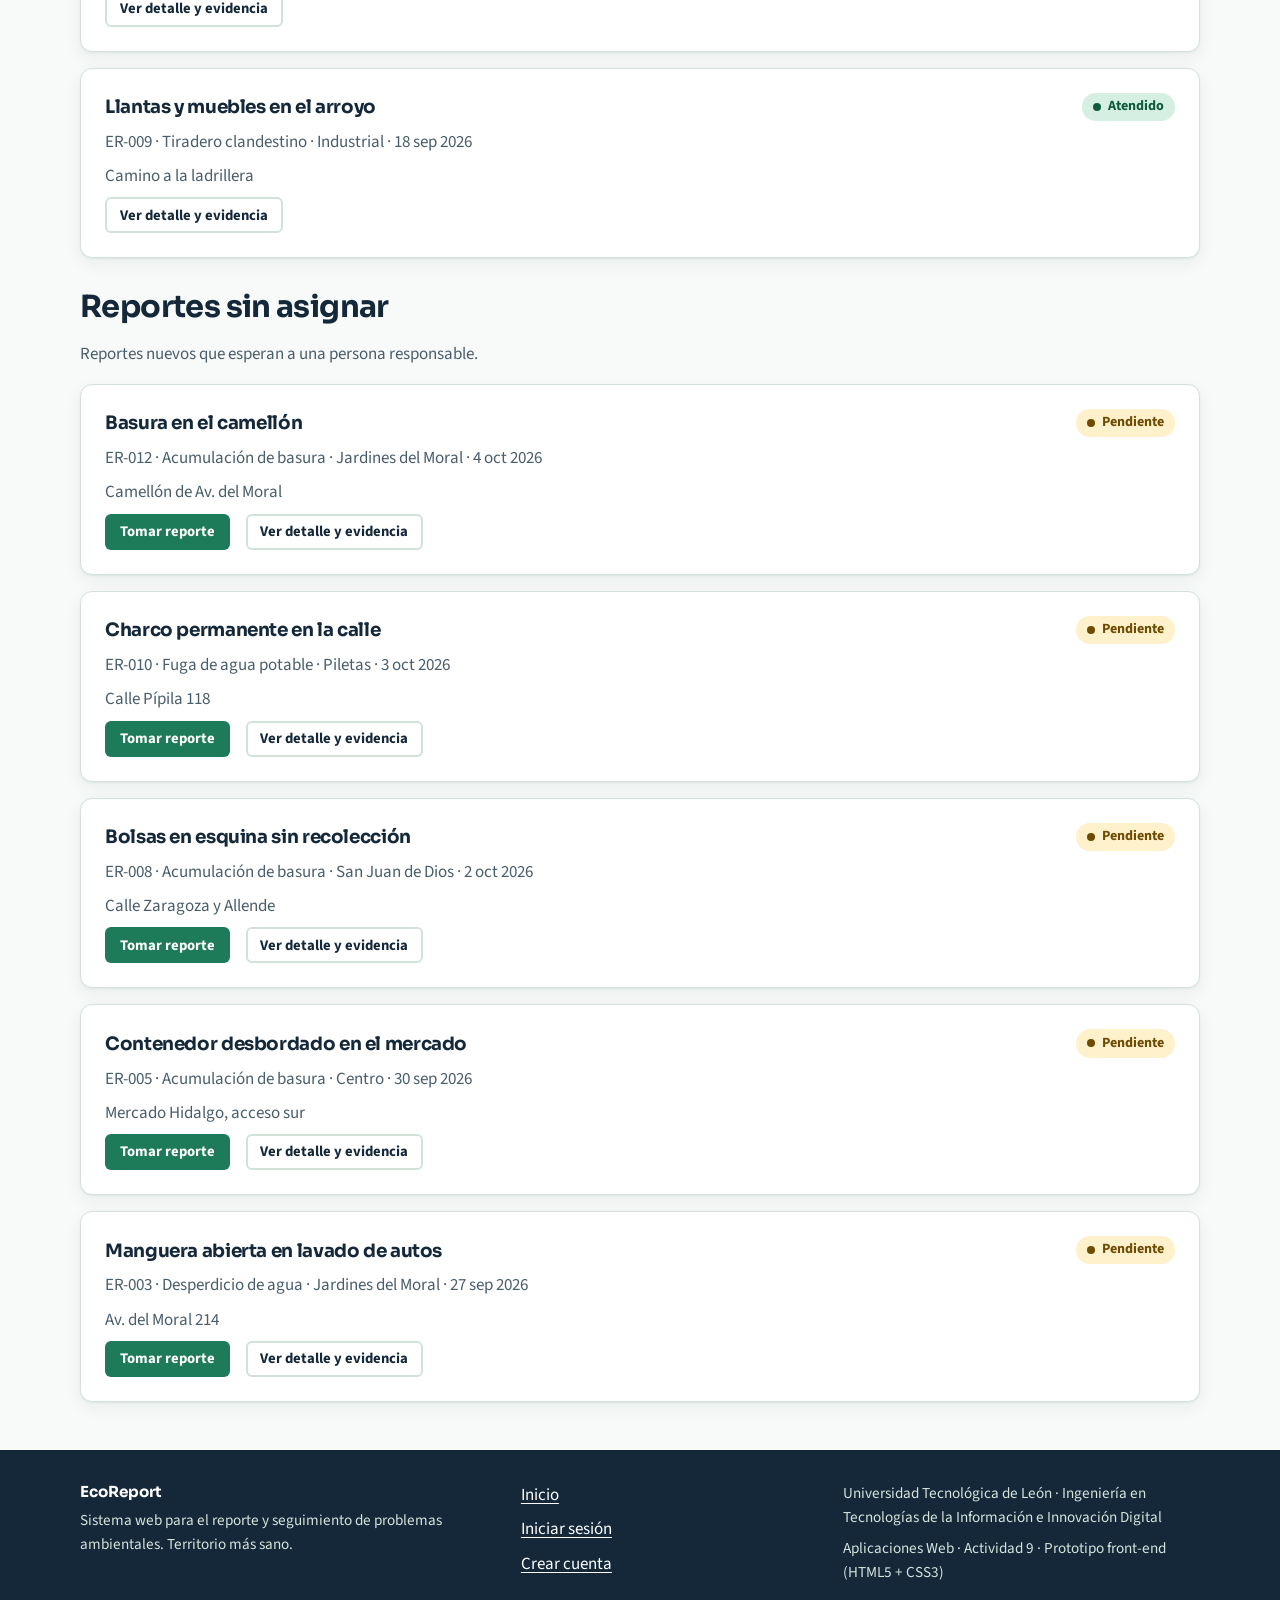
<file: atencion.html>
<!DOCTYPE html>
<html lang="es-MX">
<head>
  <meta charset="UTF-8">
  <meta name="viewport" content="width=device-width, initial-scale=1">
  <title>Panel de atención · EcoReport</title>
  <meta name="description" content="Gestión de reportes asignados al personal de atención ambiental.">
  <link rel="icon" href="img/favicon.svg" type="image/svg+xml">
  <link rel="preconnect" href="https://fonts.googleapis.com">
  <link rel="preconnect" href="https://fonts.gstatic.com" crossorigin>
  <link rel="stylesheet" href="https://fonts.googleapis.com/css2?family=Sora:wght@600;700;800&amp;family=Source+Sans+3:wght@400;600;700&amp;display=swap">
  <link rel="stylesheet" href="css/styles.css">
</head>
<body>
  <a class="skip-link" href="#contenido">Saltar al contenido</a>
  <header class="site-header">
    <div class="container site-header__inner">
      <a class="brand" href="index.html">
        <img src="img/logo-icono.svg" alt="" width="38" height="38">
        <span class="brand__texto">Eco<b>Report</b></span>
      </a>
      <input type="checkbox" id="nav-check" class="nav-check" aria-label="Mostrar u ocultar el menú">
      <label class="nav-toggle" for="nav-check">
        <span class="sr-only">Menú</span>
        <span class="nav-toggle__barras" aria-hidden="true"></span>
      </label>
      <nav class="nav" id="menu-principal" aria-label="Principal">
        <ul class="nav__lista">
          <li><a class="nav__link" href="atencion.html" aria-current="page">Panel de atención</a></li>
          <li><a class="nav__link" href="perfil.html">Mi perfil</a></li>
          <li class="nav__usuario"><span>Laura · Personal de atención</span> <a class="btn btn--ghost btn--sm" href="index.html">Cerrar sesión</a></li>
        </ul>
      </nav>
    </div>
  </header>

  <main id="contenido" class="container pagina">
    <nav class="migas" aria-label="Migas de pan"><ol><li><a href="index.html">Inicio</a></li><li aria-current="page">Panel de atención</li></ol></nav>
    <header class="pagina__cabecera">
      <h1>Panel de atención ambiental</h1>
      <p>Gestiona los reportes asignados, registra tus acciones y actualiza su avance.</p>
    </header>
    <div id="actualizado" class="alert alert--exito alert--target bloque-resultado" role="status"><p>Acción registrada. Simulación del prototipo: sin backend, los cambios no se guardan.</p></div>

    <section aria-label="Resumen de reportes asignados" class="grid grid--stats">
      <div class="card stat">
            <span class="stat__icono "><svg class="icono" viewBox="0 0 24 24" aria-hidden="true" focusable="false"><path d="M16 4h2a2 2 0 0 1 2 2v14a2 2 0 0 1-2 2H6a2 2 0 0 1-2-2V6a2 2 0 0 1 2-2h2"/><rect x="8" y="2" width="8" height="4" rx="1"/><path d="M9 14l2 2 4-4"/></svg></span>
            <div><span class="stat__valor">7</span><span class="stat__etiqueta">Asignados a mí</span></div>
          </div>
      <div class="card stat">
            <span class="stat__icono stat__icono--pendiente"><svg class="icono" viewBox="0 0 24 24" aria-hidden="true" focusable="false"><circle cx="12" cy="12" r="10"/><polyline points="12 6 12 12 16 14"/></svg></span>
            <div><span class="stat__valor">0</span><span class="stat__etiqueta">Pendientes</span></div>
          </div>
      <div class="card stat">
            <span class="stat__icono stat__icono--proceso"><svg class="icono" viewBox="0 0 24 24" aria-hidden="true" focusable="false"><polyline points="22 12 18 12 15 21 9 3 6 12 2 12"/></svg></span>
            <div><span class="stat__valor">4</span><span class="stat__etiqueta">En proceso</span></div>
          </div>
      <div class="card stat">
            <span class="stat__icono stat__icono--atendido"><svg class="icono" viewBox="0 0 24 24" aria-hidden="true" focusable="false"><path d="M22 11.08V12a10 10 0 1 1-5.93-9.14"/><polyline points="22 4 12 14.01 9 11.01"/></svg></span>
            <div><span class="stat__valor">3</span><span class="stat__etiqueta">Atendidos</span></div>
          </div>
    </section>

    <section class="seccion" aria-labelledby="t-asignados">
      <h2 id="t-asignados">Mis reportes asignados</h2>
      <div class="lista-tarjetas">
        <article class="card tarjeta-reporte"><div class="tarjeta-reporte__top"><h3>Olor fuerte por drenaje</h3><span class="badge badge--proceso">En proceso</span></div><p>ER-011 · Otro · Centro · 3 oct 2026</p><p>Callejón del Carmen</p><div class="acciones"><a class="btn btn--primary btn--sm" href="atencion.html#actualizado">Marcar como atendido</a><a class="btn btn--secondary btn--sm" href="atencion.html#accion">Registrar acción</a><a class="btn btn--ghost btn--sm" href="detalle.html#er-011">Ver detalle y evidencia</a></div></article><article class="card tarjeta-reporte"><div class="tarjeta-reporte__top"><h3>Riego de jardín bajo la lluvia</h3><span class="badge badge--atendido">Atendido</span></div><p>ER-007 · Desperdicio de agua · Delta · 1 oct 2026</p><p>Parque Delta, sección poniente</p><div class="acciones"><a class="btn btn--ghost btn--sm" href="detalle.html#er-007">Ver detalle y evidencia</a></div></article><article class="card tarjeta-reporte"><div class="tarjeta-reporte__top"><h3>Tubo roto en avenida</h3><span class="badge badge--proceso">En proceso</span></div><p>ER-006 · Fuga de agua potable · Obregón · 1 oct 2026</p><p>Blvd. Obregón y Calle 3</p><div class="acciones"><a class="btn btn--primary btn--sm" href="atencion.html#actualizado">Marcar como atendido</a><a class="btn btn--secondary btn--sm" href="atencion.html#accion">Registrar acción</a><a class="btn btn--ghost btn--sm" href="detalle.html#er-006">Ver detalle y evidencia</a></div></article><article class="card tarjeta-reporte"><div class="tarjeta-reporte__top"><h3>Escombro en lote baldío</h3><span class="badge badge--proceso">En proceso</span></div><p>ER-004 · Tiradero clandestino · Los Castillos · 28 sep 2026</p><p>Calle Roble, junto al arroyo</p><div class="acciones"><a class="btn btn--primary btn--sm" href="atencion.html#actualizado">Marcar como atendido</a><a class="btn btn--secondary btn--sm" href="atencion.html#accion">Registrar acción</a><a class="btn btn--ghost btn--sm" href="detalle.html#er-004">Ver detalle y evidencia</a></div></article><article class="card tarjeta-reporte"><div class="tarjeta-reporte__top"><h3>Basura junto al parque lineal</h3><span class="badge badge--proceso">En proceso</span></div><p>ER-002 · Acumulación de basura · Piletas · 25 sep 2026</p><p>Andador norte, frente a la cancha</p><div class="acciones"><a class="btn btn--primary btn--sm" href="atencion.html#actualizado">Marcar como atendido</a><a class="btn btn--secondary btn--sm" href="atencion.html#accion">Registrar acción</a><a class="btn btn--ghost btn--sm" href="detalle.html#er-002">Ver detalle y evidencia</a></div></article><article class="card tarjeta-reporte"><div class="tarjeta-reporte__top"><h3>Fuga constante en banqueta</h3><span class="badge badge--atendido">Atendido</span></div><p>ER-001 · Fuga de agua potable · San Juan de Dios · 22 sep 2026</p><p>Calle Hidalgo esquina con 5 de Mayo</p><div class="acciones"><a class="btn btn--ghost btn--sm" href="detalle.html#er-001">Ver detalle y evidencia</a></div></article><article class="card tarjeta-reporte"><div class="tarjeta-reporte__top"><h3>Llantas y muebles en el arroyo</h3><span class="badge badge--atendido">Atendido</span></div><p>ER-009 · Tiradero clandestino · Industrial · 18 sep 2026</p><p>Camino a la ladrillera</p><div class="acciones"><a class="btn btn--ghost btn--sm" href="detalle.html#er-009">Ver detalle y evidencia</a></div></article>
      </div>
    </section>

    <section aria-labelledby="t-libres">
      <h2 id="t-libres">Reportes sin asignar</h2>
      <p class="texto-suave">Reportes nuevos que esperan a una persona responsable.</p>
      <div class="lista-tarjetas">
        <article class="card tarjeta-reporte"><div class="tarjeta-reporte__top"><h3>Basura en el camellón</h3><span class="badge badge--pendiente">Pendiente</span></div><p>ER-012 · Acumulación de basura · Jardines del Moral · 4 oct 2026</p><p>Camellón de Av. del Moral</p><div class="acciones"><a class="btn btn--primary btn--sm" href="atencion.html#actualizado">Tomar reporte</a><a class="btn btn--ghost btn--sm" href="detalle.html#er-012">Ver detalle y evidencia</a></div></article><article class="card tarjeta-reporte"><div class="tarjeta-reporte__top"><h3>Charco permanente en la calle</h3><span class="badge badge--pendiente">Pendiente</span></div><p>ER-010 · Fuga de agua potable · Piletas · 3 oct 2026</p><p>Calle Pípila 118</p><div class="acciones"><a class="btn btn--primary btn--sm" href="atencion.html#actualizado">Tomar reporte</a><a class="btn btn--ghost btn--sm" href="detalle.html#er-010">Ver detalle y evidencia</a></div></article><article class="card tarjeta-reporte"><div class="tarjeta-reporte__top"><h3>Bolsas en esquina sin recolección</h3><span class="badge badge--pendiente">Pendiente</span></div><p>ER-008 · Acumulación de basura · San Juan de Dios · 2 oct 2026</p><p>Calle Zaragoza y Allende</p><div class="acciones"><a class="btn btn--primary btn--sm" href="atencion.html#actualizado">Tomar reporte</a><a class="btn btn--ghost btn--sm" href="detalle.html#er-008">Ver detalle y evidencia</a></div></article><article class="card tarjeta-reporte"><div class="tarjeta-reporte__top"><h3>Contenedor desbordado en el mercado</h3><span class="badge badge--pendiente">Pendiente</span></div><p>ER-005 · Acumulación de basura · Centro · 30 sep 2026</p><p>Mercado Hidalgo, acceso sur</p><div class="acciones"><a class="btn btn--primary btn--sm" href="atencion.html#actualizado">Tomar reporte</a><a class="btn btn--ghost btn--sm" href="detalle.html#er-005">Ver detalle y evidencia</a></div></article><article class="card tarjeta-reporte"><div class="tarjeta-reporte__top"><h3>Manguera abierta en lavado de autos</h3><span class="badge badge--pendiente">Pendiente</span></div><p>ER-003 · Desperdicio de agua · Jardines del Moral · 27 sep 2026</p><p>Av. del Moral 214</p><div class="acciones"><a class="btn btn--primary btn--sm" href="atencion.html#actualizado">Tomar reporte</a><a class="btn btn--ghost btn--sm" href="detalle.html#er-003">Ver detalle y evidencia</a></div></article>
      </div>
    </section>

    <div class="modal" id="accion" role="dialog" aria-modal="true" aria-labelledby="t-accion">
      <a class="modal__fondo" href="#contenido" aria-label="Cerrar ventana"></a>
      <div class="modal__caja">
        <h2 id="t-accion">Registrar acción realizada</h2>
        <form class="form" action="atencion.html#actualizado" method="get">
          <div class="field">
          <label class="field__label" for="a-reporte">Reporte</label>
          <select id="a-reporte" name="a-reporte" required aria-describedby="a-reporte-error"><option value="">Selecciona el reporte</option><option>ER-011 · Olor fuerte por drenaje</option><option>ER-006 · Tubo roto en avenida</option><option>ER-004 · Escombro en lote baldío</option><option>ER-002 · Basura junto al parque lineal</option></select>
          <p class="field__error" id="a-reporte-error">Selecciona una opción de la lista.</p>
        </div>
          <div class="field">
          <label class="field__label" for="a-nota">Describe la acción</label>
          <textarea id="a-nota" name="a-nota" rows="4" required minlength="5" maxlength="300" aria-describedby="a-nota-hint a-nota-error"></textarea>
          <p class="field__hint" id="a-nota-hint">Ej. Se visitó el sitio y se instaló un contenedor temporal.</p>
          <p class="field__error" id="a-nota-error">Describe la acción con al menos 5 caracteres.</p>
        </div>
          <div class="acciones">
            <button class="btn btn--primary" type="submit">Guardar acción</button>
            <a class="btn btn--ghost" href="#contenido">Cancelar</a>
          </div>
        </form>
      </div>
    </div>
  </main>

  <footer class="site-footer">
    <div class="container site-footer__grid">
      <div>
        <p class="site-footer__marca">EcoReport</p>
        <p>Sistema web para el reporte y seguimiento de problemas ambientales. Territorio más sano.</p>
      </div>
      <nav aria-label="Pie de página">
        <ul>
          <li><a href="index.html">Inicio</a></li>
          <li><a href="login.html">Iniciar sesión</a></li>
          <li><a href="registro.html">Crear cuenta</a></li>
        </ul>
      </nav>
      <div>
        <p>Universidad Tecnológica de León · Ingeniería en Tecnologías de la Información e Innovación Digital</p>
        <p>Aplicaciones Web · Actividad 9 · Prototipo front-end (HTML5 + CSS3)</p>
      </div>
    </div>
  </footer>
</body>
</html>
</file>
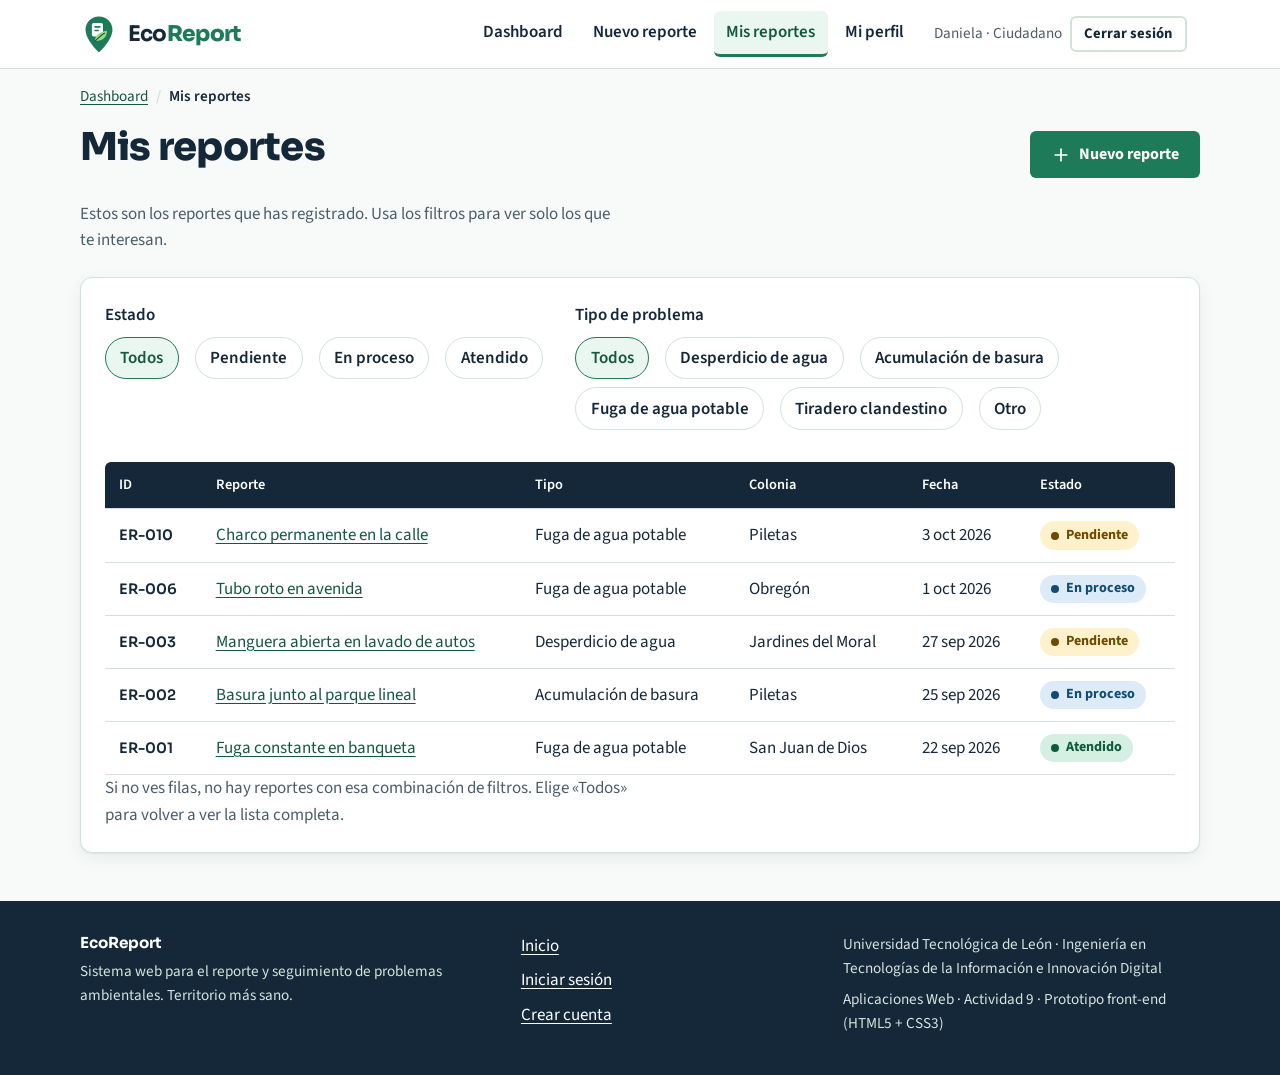
<file: consulta.html>
<!DOCTYPE html>
<html lang="es-MX">
<head>
  <meta charset="UTF-8">
  <meta name="viewport" content="width=device-width, initial-scale=1">
  <title>Mis reportes · EcoReport</title>
  <meta name="description" content="Consulta y filtra tus reportes ambientales por estado o tipo.">
  <link rel="icon" href="img/favicon.svg" type="image/svg+xml">
  <link rel="preconnect" href="https://fonts.googleapis.com">
  <link rel="preconnect" href="https://fonts.gstatic.com" crossorigin>
  <link rel="stylesheet" href="https://fonts.googleapis.com/css2?family=Sora:wght@600;700;800&amp;family=Source+Sans+3:wght@400;600;700&amp;display=swap">
  <link rel="stylesheet" href="css/styles.css">
</head>
<body>
  <a class="skip-link" href="#contenido">Saltar al contenido</a>
  <header class="site-header">
    <div class="container site-header__inner">
      <a class="brand" href="index.html">
        <img src="img/logo-icono.svg" alt="" width="38" height="38">
        <span class="brand__texto">Eco<b>Report</b></span>
      </a>
      <input type="checkbox" id="nav-check" class="nav-check" aria-label="Mostrar u ocultar el menú">
      <label class="nav-toggle" for="nav-check">
        <span class="sr-only">Menú</span>
        <span class="nav-toggle__barras" aria-hidden="true"></span>
      </label>
      <nav class="nav" id="menu-principal" aria-label="Principal">
        <ul class="nav__lista">
          <li><a class="nav__link" href="dashboard.html">Dashboard</a></li>
          <li><a class="nav__link" href="nuevo-reporte.html">Nuevo reporte</a></li>
          <li><a class="nav__link" href="consulta.html" aria-current="page">Mis reportes</a></li>
          <li><a class="nav__link" href="perfil.html">Mi perfil</a></li>
          <li class="nav__usuario"><span>Daniela · Ciudadano</span> <a class="btn btn--ghost btn--sm" href="index.html">Cerrar sesión</a></li>
        </ul>
      </nav>
    </div>
  </header>

  <main id="contenido" class="container pagina">
    <nav class="migas" aria-label="Migas de pan"><ol><li><a href="dashboard.html">Dashboard</a></li><li aria-current="page">Mis reportes</li></ol></nav>
    <header class="pagina__cabecera">
      <div class="cabecera-panel">
        <h1>Mis reportes</h1>
        <a class="btn btn--primary" href="nuevo-reporte.html"><svg class="icono" viewBox="0 0 24 24" aria-hidden="true" focusable="false"><line x1="12" y1="5" x2="12" y2="19"/><line x1="5" y1="12" x2="19" y2="12"/></svg> Nuevo reporte</a>
      </div>
      <p>Estos son los reportes que has registrado. Usa los filtros para ver solo los que te interesan.</p>
    </header>

    <section class="card filtrable" aria-label="Listado de reportes">
      <div class="filtros-css">
        <fieldset class="filtro-grupo"><legend>Estado</legend><div class="opciones"><span><input class="filtro-radio" type="radio" name="estado" id="fe-todos" checked><label class="filtro-etiqueta" for="fe-todos">Todos</label></span><span><input class="filtro-radio" type="radio" name="estado" id="fe-pendiente"><label class="filtro-etiqueta" for="fe-pendiente">Pendiente</label></span><span><input class="filtro-radio" type="radio" name="estado" id="fe-proceso"><label class="filtro-etiqueta" for="fe-proceso">En proceso</label></span><span><input class="filtro-radio" type="radio" name="estado" id="fe-atendido"><label class="filtro-etiqueta" for="fe-atendido">Atendido</label></span></div></fieldset>
        <fieldset class="filtro-grupo"><legend>Tipo de problema</legend><div class="opciones"><span><input class="filtro-radio" type="radio" name="tipo" id="ft-todos" checked><label class="filtro-etiqueta" for="ft-todos">Todos</label></span><span><input class="filtro-radio" type="radio" name="tipo" id="ft-agua"><label class="filtro-etiqueta" for="ft-agua">Desperdicio de agua</label></span><span><input class="filtro-radio" type="radio" name="tipo" id="ft-basura"><label class="filtro-etiqueta" for="ft-basura">Acumulación de basura</label></span><span><input class="filtro-radio" type="radio" name="tipo" id="ft-fuga"><label class="filtro-etiqueta" for="ft-fuga">Fuga de agua potable</label></span><span><input class="filtro-radio" type="radio" name="tipo" id="ft-tiradero"><label class="filtro-etiqueta" for="ft-tiradero">Tiradero clandestino</label></span><span><input class="filtro-radio" type="radio" name="tipo" id="ft-otro"><label class="filtro-etiqueta" for="ft-otro">Otro</label></span></div></fieldset>
      </div>
      <div class="tabla-wrap">
          <table class="tabla" id="tabla-consulta">
            <caption class="sr-only">Reportes ambientales registrados por ti</caption>
            <thead><tr><th scope="col">ID</th><th scope="col">Reporte</th><th scope="col">Tipo</th><th scope="col">Colonia</th><th scope="col">Fecha</th><th scope="col">Estado</th></tr></thead>
            <tbody>
              <tr data-estado="pendiente" data-tipo="fuga"><td class="id" data-label="ID">ER-010</td><td data-label="Reporte"><a href="detalle.html#er-010">Charco permanente en la calle</a></td><td data-label="Tipo">Fuga de agua potable</td><td data-label="Colonia">Piletas</td><td data-label="Fecha"><time datetime="2026-10-03">3 oct 2026</time></td><td data-label="Estado"><span class="badge badge--pendiente">Pendiente</span></td></tr><tr data-estado="proceso" data-tipo="fuga"><td class="id" data-label="ID">ER-006</td><td data-label="Reporte"><a href="detalle.html#er-006">Tubo roto en avenida</a></td><td data-label="Tipo">Fuga de agua potable</td><td data-label="Colonia">Obregón</td><td data-label="Fecha"><time datetime="2026-10-01">1 oct 2026</time></td><td data-label="Estado"><span class="badge badge--proceso">En proceso</span></td></tr><tr data-estado="pendiente" data-tipo="agua"><td class="id" data-label="ID">ER-003</td><td data-label="Reporte"><a href="detalle.html#er-003">Manguera abierta en lavado de autos</a></td><td data-label="Tipo">Desperdicio de agua</td><td data-label="Colonia">Jardines del Moral</td><td data-label="Fecha"><time datetime="2026-09-27">27 sep 2026</time></td><td data-label="Estado"><span class="badge badge--pendiente">Pendiente</span></td></tr><tr data-estado="proceso" data-tipo="basura"><td class="id" data-label="ID">ER-002</td><td data-label="Reporte"><a href="detalle.html#er-002">Basura junto al parque lineal</a></td><td data-label="Tipo">Acumulación de basura</td><td data-label="Colonia">Piletas</td><td data-label="Fecha"><time datetime="2026-09-25">25 sep 2026</time></td><td data-label="Estado"><span class="badge badge--proceso">En proceso</span></td></tr><tr data-estado="atendido" data-tipo="fuga"><td class="id" data-label="ID">ER-001</td><td data-label="Reporte"><a href="detalle.html#er-001">Fuga constante en banqueta</a></td><td data-label="Tipo">Fuga de agua potable</td><td data-label="Colonia">San Juan de Dios</td><td data-label="Fecha"><time datetime="2026-09-22">22 sep 2026</time></td><td data-label="Estado"><span class="badge badge--atendido">Atendido</span></td></tr>
            </tbody>
          </table>
        </div>
      <p class="texto-suave">Si no ves filas, no hay reportes con esa combinación de filtros. Elige «Todos» para volver a ver la lista completa.</p>
    </section>
  </main>

  <footer class="site-footer">
    <div class="container site-footer__grid">
      <div>
        <p class="site-footer__marca">EcoReport</p>
        <p>Sistema web para el reporte y seguimiento de problemas ambientales. Territorio más sano.</p>
      </div>
      <nav aria-label="Pie de página">
        <ul>
          <li><a href="index.html">Inicio</a></li>
          <li><a href="login.html">Iniciar sesión</a></li>
          <li><a href="registro.html">Crear cuenta</a></li>
        </ul>
      </nav>
      <div>
        <p>Universidad Tecnológica de León · Ingeniería en Tecnologías de la Información e Innovación Digital</p>
        <p>Aplicaciones Web · Actividad 9 · Prototipo front-end (HTML5 + CSS3)</p>
      </div>
    </div>
  </footer>
</body>
</html>
</file>
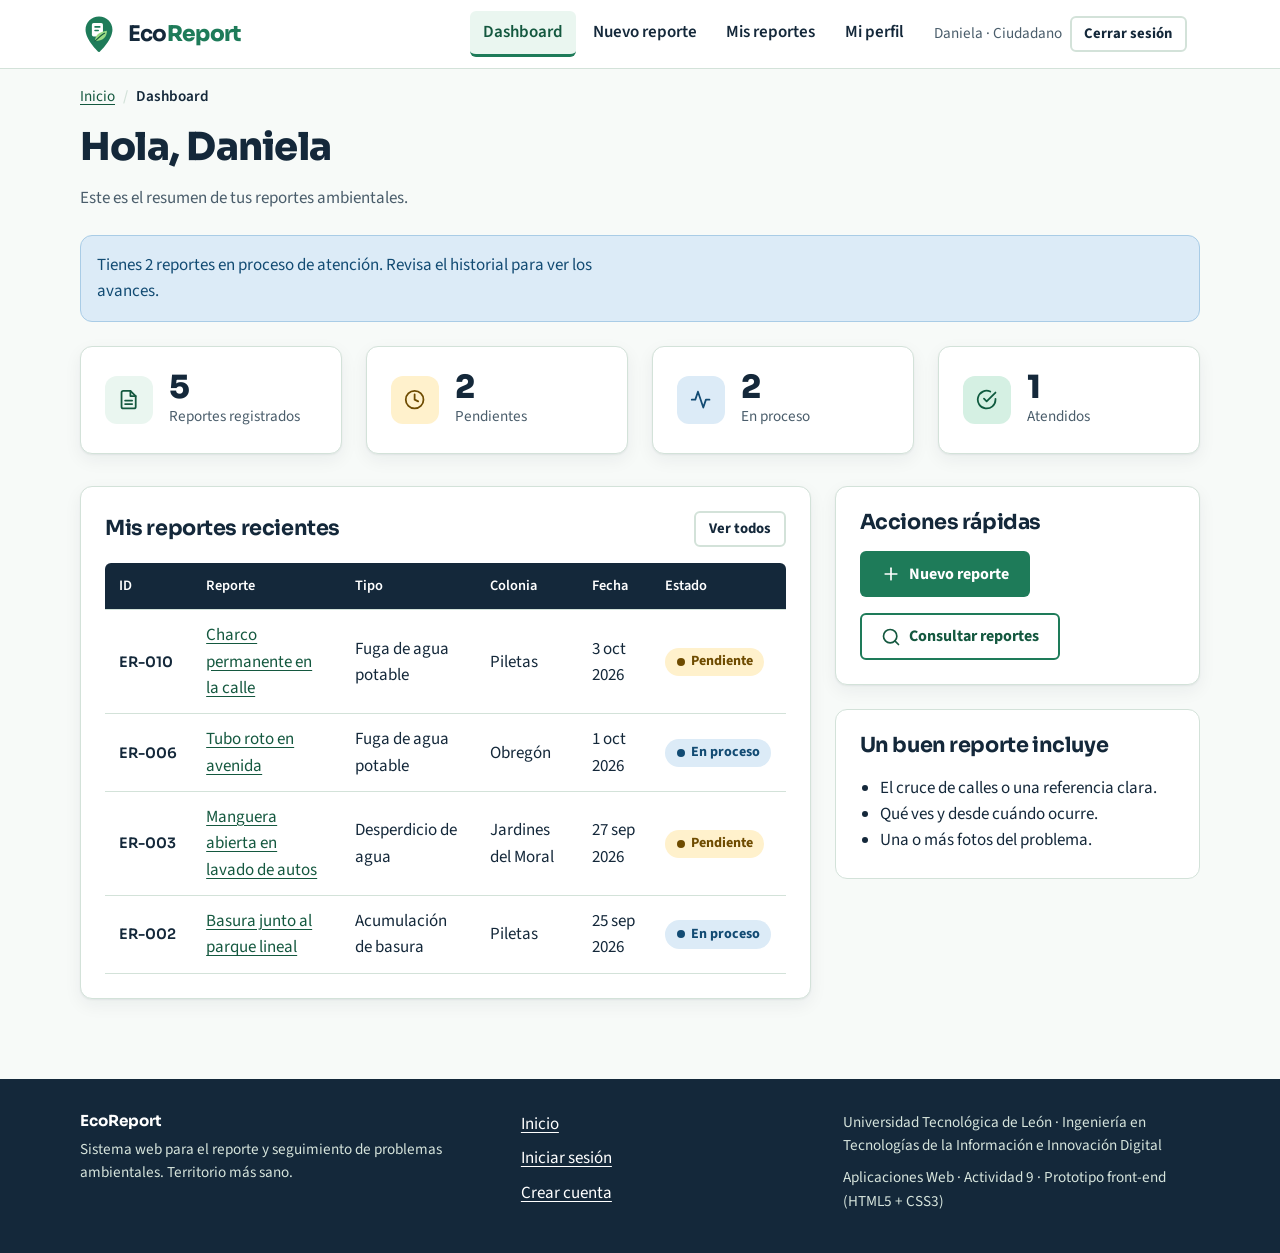
<file: dashboard.html>
<!DOCTYPE html>
<html lang="es-MX">
<head>
  <meta charset="UTF-8">
  <meta name="viewport" content="width=device-width, initial-scale=1">
  <title>Dashboard · EcoReport</title>
  <meta name="description" content="Resumen de tus reportes ambientales en EcoReport.">
  <link rel="icon" href="img/favicon.svg" type="image/svg+xml">
  <link rel="preconnect" href="https://fonts.googleapis.com">
  <link rel="preconnect" href="https://fonts.gstatic.com" crossorigin>
  <link rel="stylesheet" href="https://fonts.googleapis.com/css2?family=Sora:wght@600;700;800&amp;family=Source+Sans+3:wght@400;600;700&amp;display=swap">
  <link rel="stylesheet" href="css/styles.css">
</head>
<body>
  <a class="skip-link" href="#contenido">Saltar al contenido</a>
  <header class="site-header">
    <div class="container site-header__inner">
      <a class="brand" href="index.html">
        <img src="img/logo-icono.svg" alt="" width="38" height="38">
        <span class="brand__texto">Eco<b>Report</b></span>
      </a>
      <input type="checkbox" id="nav-check" class="nav-check" aria-label="Mostrar u ocultar el menú">
      <label class="nav-toggle" for="nav-check">
        <span class="sr-only">Menú</span>
        <span class="nav-toggle__barras" aria-hidden="true"></span>
      </label>
      <nav class="nav" id="menu-principal" aria-label="Principal">
        <ul class="nav__lista">
          <li><a class="nav__link" href="dashboard.html" aria-current="page">Dashboard</a></li>
          <li><a class="nav__link" href="nuevo-reporte.html">Nuevo reporte</a></li>
          <li><a class="nav__link" href="consulta.html">Mis reportes</a></li>
          <li><a class="nav__link" href="perfil.html">Mi perfil</a></li>
          <li class="nav__usuario"><span>Daniela · Ciudadano</span> <a class="btn btn--ghost btn--sm" href="index.html">Cerrar sesión</a></li>
        </ul>
      </nav>
    </div>
  </header>

  <main id="contenido" class="container pagina">
    <nav class="migas" aria-label="Migas de pan"><ol><li><a href="index.html">Inicio</a></li><li aria-current="page">Dashboard</li></ol></nav>
    <header class="pagina__cabecera">
      <h1>Hola, Daniela</h1>
      <p>Este es el resumen de tus reportes ambientales.</p>
    </header>
    <div class="alert alert--info" role="status"><p>Tienes 2 reportes en proceso de atención. Revisa el historial para ver los avances.</p></div>

    <section aria-label="Resumen de reportes" class="grid grid--stats">
      <div class="card stat">
            <span class="stat__icono "><svg class="icono" viewBox="0 0 24 24" aria-hidden="true" focusable="false"><path d="M14 2H6a2 2 0 0 0-2 2v16a2 2 0 0 0 2 2h12a2 2 0 0 0 2-2V8z"/><polyline points="14 2 14 8 20 8"/><line x1="16" y1="13" x2="8" y2="13"/><line x1="16" y1="17" x2="8" y2="17"/></svg></span>
            <div><span class="stat__valor">5</span><span class="stat__etiqueta">Reportes registrados</span></div>
          </div>
      <div class="card stat">
            <span class="stat__icono stat__icono--pendiente"><svg class="icono" viewBox="0 0 24 24" aria-hidden="true" focusable="false"><circle cx="12" cy="12" r="10"/><polyline points="12 6 12 12 16 14"/></svg></span>
            <div><span class="stat__valor">2</span><span class="stat__etiqueta">Pendientes</span></div>
          </div>
      <div class="card stat">
            <span class="stat__icono stat__icono--proceso"><svg class="icono" viewBox="0 0 24 24" aria-hidden="true" focusable="false"><polyline points="22 12 18 12 15 21 9 3 6 12 2 12"/></svg></span>
            <div><span class="stat__valor">2</span><span class="stat__etiqueta">En proceso</span></div>
          </div>
      <div class="card stat">
            <span class="stat__icono stat__icono--atendido"><svg class="icono" viewBox="0 0 24 24" aria-hidden="true" focusable="false"><path d="M22 11.08V12a10 10 0 1 1-5.93-9.14"/><polyline points="22 4 12 14.01 9 11.01"/></svg></span>
            <div><span class="stat__valor">1</span><span class="stat__etiqueta">Atendidos</span></div>
          </div>
    </section>

    <div class="layout-2 seccion">
      <section class="card" aria-labelledby="t-recientes">
        <div class="cabecera-panel">
          <h2 id="t-recientes">Mis reportes recientes</h2>
          <a class="btn btn--ghost btn--sm" href="consulta.html">Ver todos</a>
        </div>
        <div class="tabla-wrap">
          <table class="tabla" id="tabla-reciente">
            <caption class="sr-only">Últimos reportes registrados por ti</caption>
            <thead><tr><th scope="col">ID</th><th scope="col">Reporte</th><th scope="col">Tipo</th><th scope="col">Colonia</th><th scope="col">Fecha</th><th scope="col">Estado</th></tr></thead>
            <tbody>
              <tr data-estado="pendiente" data-tipo="fuga"><td class="id" data-label="ID">ER-010</td><td data-label="Reporte"><a href="detalle.html#er-010">Charco permanente en la calle</a></td><td data-label="Tipo">Fuga de agua potable</td><td data-label="Colonia">Piletas</td><td data-label="Fecha"><time datetime="2026-10-03">3 oct 2026</time></td><td data-label="Estado"><span class="badge badge--pendiente">Pendiente</span></td></tr><tr data-estado="proceso" data-tipo="fuga"><td class="id" data-label="ID">ER-006</td><td data-label="Reporte"><a href="detalle.html#er-006">Tubo roto en avenida</a></td><td data-label="Tipo">Fuga de agua potable</td><td data-label="Colonia">Obregón</td><td data-label="Fecha"><time datetime="2026-10-01">1 oct 2026</time></td><td data-label="Estado"><span class="badge badge--proceso">En proceso</span></td></tr><tr data-estado="pendiente" data-tipo="agua"><td class="id" data-label="ID">ER-003</td><td data-label="Reporte"><a href="detalle.html#er-003">Manguera abierta en lavado de autos</a></td><td data-label="Tipo">Desperdicio de agua</td><td data-label="Colonia">Jardines del Moral</td><td data-label="Fecha"><time datetime="2026-09-27">27 sep 2026</time></td><td data-label="Estado"><span class="badge badge--pendiente">Pendiente</span></td></tr><tr data-estado="proceso" data-tipo="basura"><td class="id" data-label="ID">ER-002</td><td data-label="Reporte"><a href="detalle.html#er-002">Basura junto al parque lineal</a></td><td data-label="Tipo">Acumulación de basura</td><td data-label="Colonia">Piletas</td><td data-label="Fecha"><time datetime="2026-09-25">25 sep 2026</time></td><td data-label="Estado"><span class="badge badge--proceso">En proceso</span></td></tr>
            </tbody>
          </table>
        </div>
      </section>

      <aside class="grid" aria-label="Acciones y consejos">
        <section class="card" aria-labelledby="t-rapidas">
          <h2 id="t-rapidas">Acciones rápidas</h2>
          <div class="acciones">
            <a class="btn btn--primary" href="nuevo-reporte.html"><svg class="icono" viewBox="0 0 24 24" aria-hidden="true" focusable="false"><line x1="12" y1="5" x2="12" y2="19"/><line x1="5" y1="12" x2="19" y2="12"/></svg> Nuevo reporte</a>
            <a class="btn btn--secondary" href="consulta.html"><svg class="icono" viewBox="0 0 24 24" aria-hidden="true" focusable="false"><circle cx="11" cy="11" r="8"/><line x1="21" y1="21" x2="16.65" y2="16.65"/></svg> Consultar reportes</a>
          </div>
        </section>
        <section class="card card--plana" aria-labelledby="t-consejos">
          <h2 id="t-consejos">Un buen reporte incluye</h2>
          <ul>
            <li>El cruce de calles o una referencia clara.</li>
            <li>Qué ves y desde cuándo ocurre.</li>
            <li>Una o más fotos del problema.</li>
          </ul>
        </section>
      </aside>
    </div>
  </main>

  <footer class="site-footer">
    <div class="container site-footer__grid">
      <div>
        <p class="site-footer__marca">EcoReport</p>
        <p>Sistema web para el reporte y seguimiento de problemas ambientales. Territorio más sano.</p>
      </div>
      <nav aria-label="Pie de página">
        <ul>
          <li><a href="index.html">Inicio</a></li>
          <li><a href="login.html">Iniciar sesión</a></li>
          <li><a href="registro.html">Crear cuenta</a></li>
        </ul>
      </nav>
      <div>
        <p>Universidad Tecnológica de León · Ingeniería en Tecnologías de la Información e Innovación Digital</p>
        <p>Aplicaciones Web · Actividad 9 · Prototipo front-end (HTML5 + CSS3)</p>
      </div>
    </div>
  </footer>
</body>
</html>
</file>
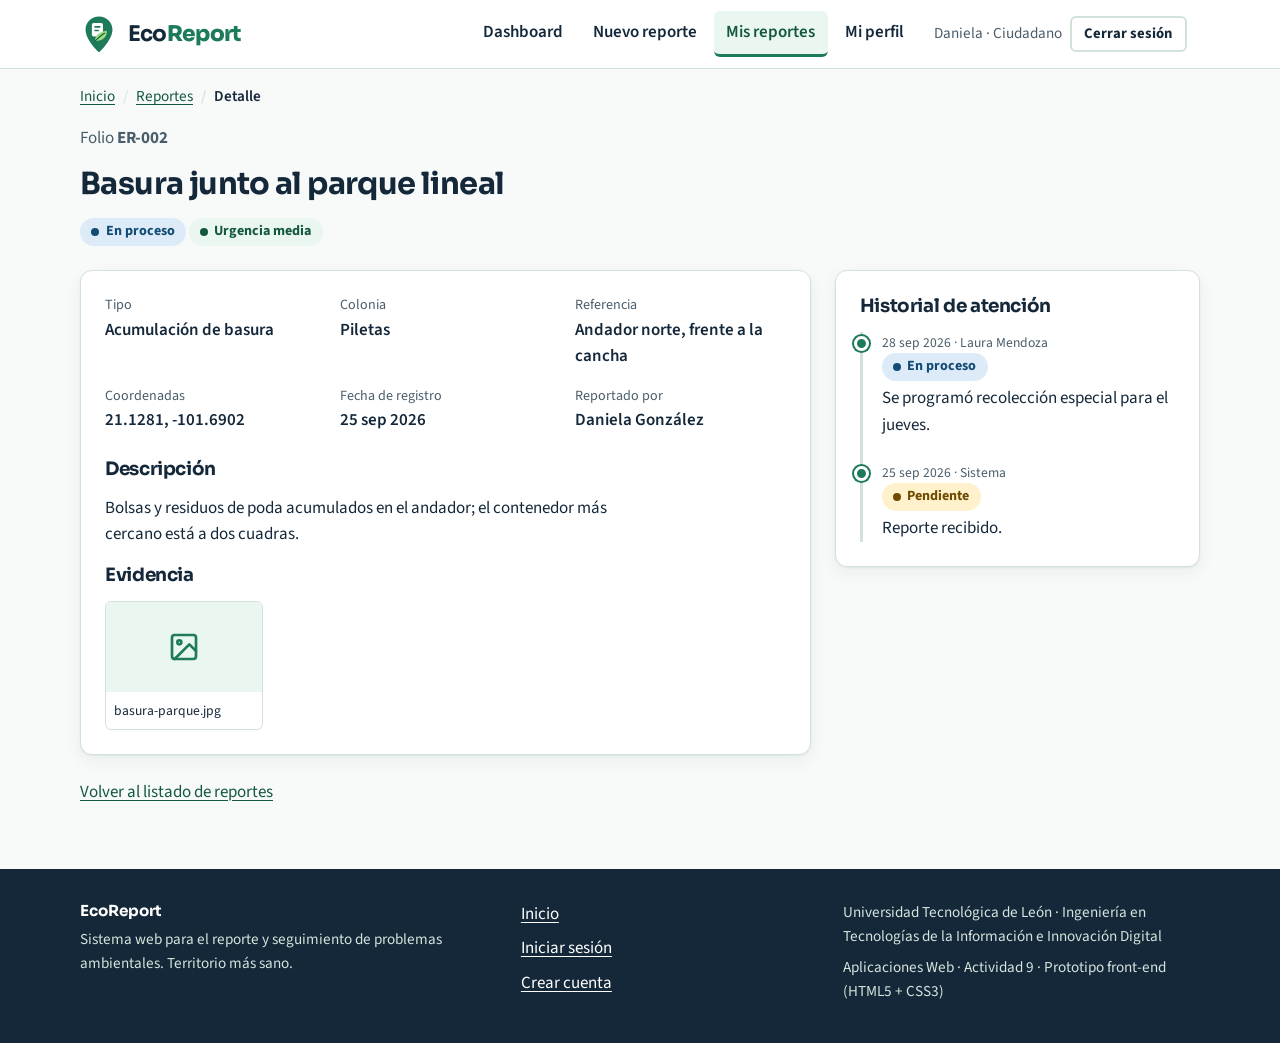
<file: detalle.html>
<!DOCTYPE html>
<html lang="es-MX">
<head>
  <meta charset="UTF-8">
  <meta name="viewport" content="width=device-width, initial-scale=1">
  <title>Detalle del reporte · EcoReport</title>
  <meta name="description" content="Información, evidencia e historial de atención de un reporte ambiental.">
  <link rel="icon" href="img/favicon.svg" type="image/svg+xml">
  <link rel="preconnect" href="https://fonts.googleapis.com">
  <link rel="preconnect" href="https://fonts.gstatic.com" crossorigin>
  <link rel="stylesheet" href="https://fonts.googleapis.com/css2?family=Sora:wght@600;700;800&amp;family=Source+Sans+3:wght@400;600;700&amp;display=swap">
  <link rel="stylesheet" href="css/styles.css">
</head>
<body>
  <a class="skip-link" href="#contenido">Saltar al contenido</a>
  <header class="site-header">
    <div class="container site-header__inner">
      <a class="brand" href="index.html">
        <img src="img/logo-icono.svg" alt="" width="38" height="38">
        <span class="brand__texto">Eco<b>Report</b></span>
      </a>
      <input type="checkbox" id="nav-check" class="nav-check" aria-label="Mostrar u ocultar el menú">
      <label class="nav-toggle" for="nav-check">
        <span class="sr-only">Menú</span>
        <span class="nav-toggle__barras" aria-hidden="true"></span>
      </label>
      <nav class="nav" id="menu-principal" aria-label="Principal">
        <ul class="nav__lista">
          <li><a class="nav__link" href="dashboard.html">Dashboard</a></li>
          <li><a class="nav__link" href="nuevo-reporte.html">Nuevo reporte</a></li>
          <li><a class="nav__link" href="consulta.html" aria-current="page">Mis reportes</a></li>
          <li><a class="nav__link" href="perfil.html">Mi perfil</a></li>
          <li class="nav__usuario"><span>Daniela · Ciudadano</span> <a class="btn btn--ghost btn--sm" href="index.html">Cerrar sesión</a></li>
        </ul>
      </nav>
    </div>
  </header>

  <main id="contenido" class="container pagina">
    <nav class="migas" aria-label="Migas de pan"><ol><li><a href="index.html">Inicio</a></li><li><a href="consulta.html">Reportes</a></li><li aria-current="page">Detalle</li></ol></nav>
    <h1 class="sr-only">Detalle del reporte</h1>
    <div class="detalles">
      <article class="detalle-item" id="er-012" aria-labelledby="h-er-012">
        
        <header class="pagina__cabecera">
          <p class="texto-suave">Folio <strong>ER-012</strong></p>
          <h2 id="h-er-012">Basura en el camellón</h2>
          <p><span class="badge badge--pendiente">Pendiente</span> <span class="badge badge--neutro">Urgencia baja</span></p>
        </header>
        <div class="layout-2">
          <section class="card" aria-label="Información del reporte ER-012">
            <dl class="datos">
              <div><dt>Tipo</dt><dd>Acumulación de basura</dd></div>
              <div><dt>Colonia</dt><dd>Jardines del Moral</dd></div>
              <div><dt>Referencia</dt><dd>Camellón de Av. del Moral</dd></div>
              <div><dt>Coordenadas</dt><dd>21.1410, -101.6760</dd></div>
              <div><dt>Fecha de registro</dt><dd>4 oct 2026</dd></div>
              <div><dt>Reportado por</dt><dd>Mario Vecino</dd></div>
            </dl>
            <h3>Descripción</h3>
            <p>Botellas y empaques a lo largo de unos 50 metros.</p>
            <h3>Evidencia</h3>
            <ul class="evidencias"><li class="evidencia"><div class="evidencia__img"><svg class="icono" viewBox="0 0 24 24" aria-hidden="true" focusable="false"><rect x="3" y="3" width="18" height="18" rx="2"/><circle cx="8.5" cy="8.5" r="1.5"/><polyline points="21 15 16 10 5 21"/></svg></div><span>camellon.jpg</span></li></ul>
          </section>
          <section class="card" aria-label="Historial de atención de ER-012">
            <h3>Historial de atención</h3>
            <ol class="linea"><li><time datetime="2026-10-04">4 oct 2026 · Sistema</time><span class="badge badge--pendiente">Pendiente</span><p>Reporte recibido.</p></li></ol>
          </section>
        </div>
      </article><article class="detalle-item" id="er-011" aria-labelledby="h-er-011">
        
        <header class="pagina__cabecera">
          <p class="texto-suave">Folio <strong>ER-011</strong></p>
          <h2 id="h-er-011">Olor fuerte por drenaje</h2>
          <p><span class="badge badge--proceso">En proceso</span> <span class="badge badge--neutro">Urgencia media</span></p>
        </header>
        <div class="layout-2">
          <section class="card" aria-label="Información del reporte ER-011">
            <dl class="datos">
              <div><dt>Tipo</dt><dd>Otro</dd></div>
              <div><dt>Colonia</dt><dd>Centro</dd></div>
              <div><dt>Referencia</dt><dd>Callejón del Carmen</dd></div>
              <div><dt>Coordenadas</dt><dd>21.1240, -101.6845</dd></div>
              <div><dt>Fecha de registro</dt><dd>3 oct 2026</dd></div>
              <div><dt>Reportado por</dt><dd>Mario Vecino</dd></div>
            </dl>
            <h3>Descripción</h3>
            <p>Un olor intenso sale de una coladera desde hace dos días.</p>
            <h3>Evidencia</h3>
            <ul class="evidencias"><li class="texto-suave">No se adjuntó evidencia.</li></ul>
          </section>
          <section class="card" aria-label="Historial de atención de ER-011">
            <h3>Historial de atención</h3>
            <ol class="linea"><li><time datetime="2026-10-04">4 oct 2026 · Laura Mendoza</time><span class="badge badge--proceso">En proceso</span><p>Se agendó revisión con el área de drenaje.</p></li><li><time datetime="2026-10-03">3 oct 2026 · Sistema</time><span class="badge badge--pendiente">Pendiente</span><p>Reporte recibido.</p></li></ol>
          </section>
        </div>
      </article><article class="detalle-item" id="er-010" aria-labelledby="h-er-010">
        
        <header class="pagina__cabecera">
          <p class="texto-suave">Folio <strong>ER-010</strong></p>
          <h2 id="h-er-010">Charco permanente en la calle</h2>
          <p><span class="badge badge--pendiente">Pendiente</span> <span class="badge badge--neutro">Urgencia media</span></p>
        </header>
        <div class="layout-2">
          <section class="card" aria-label="Información del reporte ER-010">
            <dl class="datos">
              <div><dt>Tipo</dt><dd>Fuga de agua potable</dd></div>
              <div><dt>Colonia</dt><dd>Piletas</dd></div>
              <div><dt>Referencia</dt><dd>Calle Pípila 118</dd></div>
              <div><dt>Coordenadas</dt><dd>21.1275, -101.6915</dd></div>
              <div><dt>Fecha de registro</dt><dd>3 oct 2026</dd></div>
              <div><dt>Reportado por</dt><dd>Daniela González</dd></div>
            </dl>
            <h3>Descripción</h3>
            <p>Aunque no llueve, el charco no se seca: parece haber una fuga bajo el pavimento.</p>
            <h3>Evidencia</h3>
            <ul class="evidencias"><li class="evidencia"><div class="evidencia__img"><svg class="icono" viewBox="0 0 24 24" aria-hidden="true" focusable="false"><rect x="3" y="3" width="18" height="18" rx="2"/><circle cx="8.5" cy="8.5" r="1.5"/><polyline points="21 15 16 10 5 21"/></svg></div><span>charco-pipila.jpg</span></li></ul>
          </section>
          <section class="card" aria-label="Historial de atención de ER-010">
            <h3>Historial de atención</h3>
            <ol class="linea"><li><time datetime="2026-10-03">3 oct 2026 · Sistema</time><span class="badge badge--pendiente">Pendiente</span><p>Reporte recibido.</p></li></ol>
          </section>
        </div>
      </article><article class="detalle-item" id="er-008" aria-labelledby="h-er-008">
        
        <header class="pagina__cabecera">
          <p class="texto-suave">Folio <strong>ER-008</strong></p>
          <h2 id="h-er-008">Bolsas en esquina sin recolección</h2>
          <p><span class="badge badge--pendiente">Pendiente</span> <span class="badge badge--neutro">Urgencia media</span></p>
        </header>
        <div class="layout-2">
          <section class="card" aria-label="Información del reporte ER-008">
            <dl class="datos">
              <div><dt>Tipo</dt><dd>Acumulación de basura</dd></div>
              <div><dt>Colonia</dt><dd>San Juan de Dios</dd></div>
              <div><dt>Referencia</dt><dd>Calle Zaragoza y Allende</dd></div>
              <div><dt>Coordenadas</dt><dd>21.1215, -101.6790</dd></div>
              <div><dt>Fecha de registro</dt><dd>2 oct 2026</dd></div>
              <div><dt>Reportado por</dt><dd>Mario Vecino</dd></div>
            </dl>
            <h3>Descripción</h3>
            <p>El camión no ha pasado en una semana y los animales rompen las bolsas.</p>
            <h3>Evidencia</h3>
            <ul class="evidencias"><li class="texto-suave">No se adjuntó evidencia.</li></ul>
          </section>
          <section class="card" aria-label="Historial de atención de ER-008">
            <h3>Historial de atención</h3>
            <ol class="linea"><li><time datetime="2026-10-02">2 oct 2026 · Sistema</time><span class="badge badge--pendiente">Pendiente</span><p>Reporte recibido.</p></li></ol>
          </section>
        </div>
      </article><article class="detalle-item" id="er-007" aria-labelledby="h-er-007">
        
        <header class="pagina__cabecera">
          <p class="texto-suave">Folio <strong>ER-007</strong></p>
          <h2 id="h-er-007">Riego de jardín bajo la lluvia</h2>
          <p><span class="badge badge--atendido">Atendido</span> <span class="badge badge--neutro">Urgencia baja</span></p>
        </header>
        <div class="layout-2">
          <section class="card" aria-label="Información del reporte ER-007">
            <dl class="datos">
              <div><dt>Tipo</dt><dd>Desperdicio de agua</dd></div>
              <div><dt>Colonia</dt><dd>Delta</dd></div>
              <div><dt>Referencia</dt><dd>Parque Delta, sección poniente</dd></div>
              <div><dt>Coordenadas</dt><dd>21.1450, -101.7011</dd></div>
              <div><dt>Fecha de registro</dt><dd>1 oct 2026</dd></div>
              <div><dt>Reportado por</dt><dd>Mario Vecino</dd></div>
            </dl>
            <h3>Descripción</h3>
            <p>Los aspersores siguen activos aunque llovió toda la tarde.</p>
            <h3>Evidencia</h3>
            <ul class="evidencias"><li class="evidencia"><div class="evidencia__img"><svg class="icono" viewBox="0 0 24 24" aria-hidden="true" focusable="false"><rect x="3" y="3" width="18" height="18" rx="2"/><circle cx="8.5" cy="8.5" r="1.5"/><polyline points="21 15 16 10 5 21"/></svg></div><span>aspersores.jpg</span></li></ul>
          </section>
          <section class="card" aria-label="Historial de atención de ER-007">
            <h3>Historial de atención</h3>
            <ol class="linea"><li><time datetime="2026-10-02">2 oct 2026 · Laura Mendoza</time><span class="badge badge--atendido">Atendido</span><p>Se ajustó el programador de riego.</p></li><li><time datetime="2026-10-01">1 oct 2026 · Sistema</time><span class="badge badge--pendiente">Pendiente</span><p>Reporte recibido.</p></li></ol>
          </section>
        </div>
      </article><article class="detalle-item" id="er-006" aria-labelledby="h-er-006">
        
        <header class="pagina__cabecera">
          <p class="texto-suave">Folio <strong>ER-006</strong></p>
          <h2 id="h-er-006">Tubo roto en avenida</h2>
          <p><span class="badge badge--proceso">En proceso</span> <span class="badge badge--alta">Urgencia alta</span></p>
        </header>
        <div class="layout-2">
          <section class="card" aria-label="Información del reporte ER-006">
            <dl class="datos">
              <div><dt>Tipo</dt><dd>Fuga de agua potable</dd></div>
              <div><dt>Colonia</dt><dd>Obregón</dd></div>
              <div><dt>Referencia</dt><dd>Blvd. Obregón y Calle 3</dd></div>
              <div><dt>Coordenadas</dt><dd>21.1330, -101.6990</dd></div>
              <div><dt>Fecha de registro</dt><dd>1 oct 2026</dd></div>
              <div><dt>Reportado por</dt><dd>Daniela González</dd></div>
            </dl>
            <h3>Descripción</h3>
            <p>Brota agua a presión desde el asfalto y se forma un charco que obstruye un carril.</p>
            <h3>Evidencia</h3>
            <ul class="evidencias"><li class="evidencia"><div class="evidencia__img"><svg class="icono" viewBox="0 0 24 24" aria-hidden="true" focusable="false"><rect x="3" y="3" width="18" height="18" rx="2"/><circle cx="8.5" cy="8.5" r="1.5"/><polyline points="21 15 16 10 5 21"/></svg></div><span>tubo-roto.jpg</span></li><li class="evidencia"><div class="evidencia__img"><svg class="icono" viewBox="0 0 24 24" aria-hidden="true" focusable="false"><rect x="3" y="3" width="18" height="18" rx="2"/><circle cx="8.5" cy="8.5" r="1.5"/><polyline points="21 15 16 10 5 21"/></svg></div><span>charco.jpg</span></li></ul>
          </section>
          <section class="card" aria-label="Historial de atención de ER-006">
            <h3>Historial de atención</h3>
            <ol class="linea"><li><time datetime="2026-10-02">2 oct 2026 · Laura Mendoza</time><span class="badge badge--proceso">En proceso</span><p>Se notificó a la cuadrilla de agua potable.</p></li><li><time datetime="2026-10-01">1 oct 2026 · Sistema</time><span class="badge badge--pendiente">Pendiente</span><p>Reporte recibido.</p></li></ol>
          </section>
        </div>
      </article><article class="detalle-item" id="er-005" aria-labelledby="h-er-005">
        
        <header class="pagina__cabecera">
          <p class="texto-suave">Folio <strong>ER-005</strong></p>
          <h2 id="h-er-005">Contenedor desbordado en el mercado</h2>
          <p><span class="badge badge--pendiente">Pendiente</span> <span class="badge badge--alta">Urgencia alta</span></p>
        </header>
        <div class="layout-2">
          <section class="card" aria-label="Información del reporte ER-005">
            <dl class="datos">
              <div><dt>Tipo</dt><dd>Acumulación de basura</dd></div>
              <div><dt>Colonia</dt><dd>Centro</dd></div>
              <div><dt>Referencia</dt><dd>Mercado Hidalgo, acceso sur</dd></div>
              <div><dt>Coordenadas</dt><dd>21.1236, -101.6860</dd></div>
              <div><dt>Fecha de registro</dt><dd>30 sep 2026</dd></div>
              <div><dt>Reportado por</dt><dd>Mario Vecino</dd></div>
            </dl>
            <h3>Descripción</h3>
            <p>El contenedor lleva varios días lleno y hay residuos orgánicos en el piso.</p>
            <h3>Evidencia</h3>
            <ul class="evidencias"><li class="evidencia"><div class="evidencia__img"><svg class="icono" viewBox="0 0 24 24" aria-hidden="true" focusable="false"><rect x="3" y="3" width="18" height="18" rx="2"/><circle cx="8.5" cy="8.5" r="1.5"/><polyline points="21 15 16 10 5 21"/></svg></div><span>contenedor.jpg</span></li></ul>
          </section>
          <section class="card" aria-label="Historial de atención de ER-005">
            <h3>Historial de atención</h3>
            <ol class="linea"><li><time datetime="2026-09-30">30 sep 2026 · Sistema</time><span class="badge badge--pendiente">Pendiente</span><p>Reporte recibido.</p></li></ol>
          </section>
        </div>
      </article><article class="detalle-item" id="er-004" aria-labelledby="h-er-004">
        
        <header class="pagina__cabecera">
          <p class="texto-suave">Folio <strong>ER-004</strong></p>
          <h2 id="h-er-004">Escombro en lote baldío</h2>
          <p><span class="badge badge--proceso">En proceso</span> <span class="badge badge--alta">Urgencia alta</span></p>
        </header>
        <div class="layout-2">
          <section class="card" aria-label="Información del reporte ER-004">
            <dl class="datos">
              <div><dt>Tipo</dt><dd>Tiradero clandestino</dd></div>
              <div><dt>Colonia</dt><dd>Los Castillos</dd></div>
              <div><dt>Referencia</dt><dd>Calle Roble, junto al arroyo</dd></div>
              <div><dt>Coordenadas</dt><dd>21.1105, -101.6611</dd></div>
              <div><dt>Fecha de registro</dt><dd>28 sep 2026</dd></div>
              <div><dt>Reportado por</dt><dd>Mario Vecino</dd></div>
            </dl>
            <h3>Descripción</h3>
            <p>Camiones descargan escombro por las noches. Ya hay un montículo que invade la calle.</p>
            <h3>Evidencia</h3>
            <ul class="evidencias"><li class="evidencia"><div class="evidencia__img"><svg class="icono" viewBox="0 0 24 24" aria-hidden="true" focusable="false"><rect x="3" y="3" width="18" height="18" rx="2"/><circle cx="8.5" cy="8.5" r="1.5"/><polyline points="21 15 16 10 5 21"/></svg></div><span>escombro-1.jpg</span></li><li class="evidencia"><div class="evidencia__img"><svg class="icono" viewBox="0 0 24 24" aria-hidden="true" focusable="false"><rect x="3" y="3" width="18" height="18" rx="2"/><circle cx="8.5" cy="8.5" r="1.5"/><polyline points="21 15 16 10 5 21"/></svg></div><span>escombro-2.jpg</span></li></ul>
          </section>
          <section class="card" aria-label="Historial de atención de ER-004">
            <h3>Historial de atención</h3>
            <ol class="linea"><li><time datetime="2026-10-01">1 oct 2026 · Laura Mendoza</time><span class="badge badge--proceso">En proceso</span><p>Se solicitó inspección al área de vigilancia.</p></li><li><time datetime="2026-09-28">28 sep 2026 · Sistema</time><span class="badge badge--pendiente">Pendiente</span><p>Reporte recibido.</p></li></ol>
          </section>
        </div>
      </article><article class="detalle-item" id="er-003" aria-labelledby="h-er-003">
        
        <header class="pagina__cabecera">
          <p class="texto-suave">Folio <strong>ER-003</strong></p>
          <h2 id="h-er-003">Manguera abierta en lavado de autos</h2>
          <p><span class="badge badge--pendiente">Pendiente</span> <span class="badge badge--neutro">Urgencia media</span></p>
        </header>
        <div class="layout-2">
          <section class="card" aria-label="Información del reporte ER-003">
            <dl class="datos">
              <div><dt>Tipo</dt><dd>Desperdicio de agua</dd></div>
              <div><dt>Colonia</dt><dd>Jardines del Moral</dd></div>
              <div><dt>Referencia</dt><dd>Av. del Moral 214</dd></div>
              <div><dt>Coordenadas</dt><dd>21.1402, -101.6745</dd></div>
              <div><dt>Fecha de registro</dt><dd>27 sep 2026</dd></div>
              <div><dt>Reportado por</dt><dd>Daniela González</dd></div>
            </dl>
            <h3>Descripción</h3>
            <p>Un negocio deja la manguera corriendo durante horas y el agua llega a la calle.</p>
            <h3>Evidencia</h3>
            <ul class="evidencias"><li class="evidencia"><div class="evidencia__img"><svg class="icono" viewBox="0 0 24 24" aria-hidden="true" focusable="false"><rect x="3" y="3" width="18" height="18" rx="2"/><circle cx="8.5" cy="8.5" r="1.5"/><polyline points="21 15 16 10 5 21"/></svg></div><span>manguera.jpg</span></li></ul>
          </section>
          <section class="card" aria-label="Historial de atención de ER-003">
            <h3>Historial de atención</h3>
            <ol class="linea"><li><time datetime="2026-09-27">27 sep 2026 · Sistema</time><span class="badge badge--pendiente">Pendiente</span><p>Reporte recibido.</p></li></ol>
          </section>
        </div>
      </article><article class="detalle-item por-defecto" id="er-002" aria-labelledby="h-er-002">
        
        <header class="pagina__cabecera">
          <p class="texto-suave">Folio <strong>ER-002</strong></p>
          <h2 id="h-er-002">Basura junto al parque lineal</h2>
          <p><span class="badge badge--proceso">En proceso</span> <span class="badge badge--neutro">Urgencia media</span></p>
        </header>
        <div class="layout-2">
          <section class="card" aria-label="Información del reporte ER-002">
            <dl class="datos">
              <div><dt>Tipo</dt><dd>Acumulación de basura</dd></div>
              <div><dt>Colonia</dt><dd>Piletas</dd></div>
              <div><dt>Referencia</dt><dd>Andador norte, frente a la cancha</dd></div>
              <div><dt>Coordenadas</dt><dd>21.1281, -101.6902</dd></div>
              <div><dt>Fecha de registro</dt><dd>25 sep 2026</dd></div>
              <div><dt>Reportado por</dt><dd>Daniela González</dd></div>
            </dl>
            <h3>Descripción</h3>
            <p>Bolsas y residuos de poda acumulados en el andador; el contenedor más cercano está a dos cuadras.</p>
            <h3>Evidencia</h3>
            <ul class="evidencias"><li class="evidencia"><div class="evidencia__img"><svg class="icono" viewBox="0 0 24 24" aria-hidden="true" focusable="false"><rect x="3" y="3" width="18" height="18" rx="2"/><circle cx="8.5" cy="8.5" r="1.5"/><polyline points="21 15 16 10 5 21"/></svg></div><span>basura-parque.jpg</span></li></ul>
          </section>
          <section class="card" aria-label="Historial de atención de ER-002">
            <h3>Historial de atención</h3>
            <ol class="linea"><li><time datetime="2026-09-28">28 sep 2026 · Laura Mendoza</time><span class="badge badge--proceso">En proceso</span><p>Se programó recolección especial para el jueves.</p></li><li><time datetime="2026-09-25">25 sep 2026 · Sistema</time><span class="badge badge--pendiente">Pendiente</span><p>Reporte recibido.</p></li></ol>
          </section>
        </div>
      </article><article class="detalle-item" id="er-001" aria-labelledby="h-er-001">
        
        <header class="pagina__cabecera">
          <p class="texto-suave">Folio <strong>ER-001</strong></p>
          <h2 id="h-er-001">Fuga constante en banqueta</h2>
          <p><span class="badge badge--atendido">Atendido</span> <span class="badge badge--alta">Urgencia alta</span></p>
        </header>
        <div class="layout-2">
          <section class="card" aria-label="Información del reporte ER-001">
            <dl class="datos">
              <div><dt>Tipo</dt><dd>Fuga de agua potable</dd></div>
              <div><dt>Colonia</dt><dd>San Juan de Dios</dd></div>
              <div><dt>Referencia</dt><dd>Calle Hidalgo esquina con 5 de Mayo</dd></div>
              <div><dt>Coordenadas</dt><dd>21.1229, -101.6808</dd></div>
              <div><dt>Fecha de registro</dt><dd>22 sep 2026</dd></div>
              <div><dt>Reportado por</dt><dd>Daniela González</dd></div>
            </dl>
            <h3>Descripción</h3>
            <p>Sale agua limpia de una grieta en la banqueta desde hace tres días y escurre hasta la calle.</p>
            <h3>Evidencia</h3>
            <ul class="evidencias"><li class="evidencia"><div class="evidencia__img"><svg class="icono" viewBox="0 0 24 24" aria-hidden="true" focusable="false"><rect x="3" y="3" width="18" height="18" rx="2"/><circle cx="8.5" cy="8.5" r="1.5"/><polyline points="21 15 16 10 5 21"/></svg></div><span>fuga-banqueta.jpg</span></li><li class="evidencia"><div class="evidencia__img"><svg class="icono" viewBox="0 0 24 24" aria-hidden="true" focusable="false"><rect x="3" y="3" width="18" height="18" rx="2"/><circle cx="8.5" cy="8.5" r="1.5"/><polyline points="21 15 16 10 5 21"/></svg></div><span>fuga-calle.jpg</span></li></ul>
          </section>
          <section class="card" aria-label="Historial de atención de ER-001">
            <h3>Historial de atención</h3>
            <ol class="linea"><li><time datetime="2026-09-24">24 sep 2026 · Laura Mendoza</time><span class="badge badge--atendido">Atendido</span><p>Se reparó la tubería y se cerró la zanja.</p></li><li><time datetime="2026-09-23">23 sep 2026 · Laura Mendoza</time><span class="badge badge--proceso">En proceso</span><p>Cuadrilla asignada para revisar la tubería.</p></li><li><time datetime="2026-09-22">22 sep 2026 · Sistema</time><span class="badge badge--pendiente">Pendiente</span><p>Reporte recibido.</p></li></ol>
          </section>
        </div>
      </article><article class="detalle-item" id="er-009" aria-labelledby="h-er-009">
        
        <header class="pagina__cabecera">
          <p class="texto-suave">Folio <strong>ER-009</strong></p>
          <h2 id="h-er-009">Llantas y muebles en el arroyo</h2>
          <p><span class="badge badge--atendido">Atendido</span> <span class="badge badge--neutro">Urgencia media</span></p>
        </header>
        <div class="layout-2">
          <section class="card" aria-label="Información del reporte ER-009">
            <dl class="datos">
              <div><dt>Tipo</dt><dd>Tiradero clandestino</dd></div>
              <div><dt>Colonia</dt><dd>Industrial</dd></div>
              <div><dt>Referencia</dt><dd>Camino a la ladrillera</dd></div>
              <div><dt>Coordenadas</dt><dd>21.0988, -101.6520</dd></div>
              <div><dt>Fecha de registro</dt><dd>18 sep 2026</dd></div>
              <div><dt>Reportado por</dt><dd>Mario Vecino</dd></div>
            </dl>
            <h3>Descripción</h3>
            <p>Residuos voluminosos acumulados que bloquean el paso del agua.</p>
            <h3>Evidencia</h3>
            <ul class="evidencias"><li class="evidencia"><div class="evidencia__img"><svg class="icono" viewBox="0 0 24 24" aria-hidden="true" focusable="false"><rect x="3" y="3" width="18" height="18" rx="2"/><circle cx="8.5" cy="8.5" r="1.5"/><polyline points="21 15 16 10 5 21"/></svg></div><span>arroyo.jpg</span></li></ul>
          </section>
          <section class="card" aria-label="Historial de atención de ER-009">
            <h3>Historial de atención</h3>
            <ol class="linea"><li><time datetime="2026-09-26">26 sep 2026 · Laura Mendoza</time><span class="badge badge--atendido">Atendido</span><p>Se retiraron 4 toneladas de residuos.</p></li><li><time datetime="2026-09-20">20 sep 2026 · Laura Mendoza</time><span class="badge badge--proceso">En proceso</span><p>Programada limpieza con maquinaria.</p></li><li><time datetime="2026-09-18">18 sep 2026 · Sistema</time><span class="badge badge--pendiente">Pendiente</span><p>Reporte recibido.</p></li></ol>
          </section>
        </div>
      </article><article class="detalle-item" id="er-013" aria-labelledby="h-er-013">
        <div class="alert alert--exito" role="status"><p>Tu reporte se registró con el folio ER-013. Simulación del prototipo: sin backend, los cambios no se guardan.</p></div>
        <header class="pagina__cabecera">
          <p class="texto-suave">Folio <strong>ER-013</strong></p>
          <h2 id="h-er-013">Fuga de agua en la banqueta (ejemplo)</h2>
          <p><span class="badge badge--pendiente">Pendiente</span> <span class="badge badge--neutro">Urgencia media</span></p>
        </header>
        <div class="layout-2">
          <section class="card" aria-label="Información del reporte ER-013">
            <dl class="datos">
              <div><dt>Tipo</dt><dd>Fuga de agua potable</dd></div>
              <div><dt>Colonia</dt><dd>Centro</dd></div>
              <div><dt>Referencia</dt><dd>Calle Hidalgo esquina con 5 de Mayo</dd></div>
              <div><dt>Coordenadas</dt><dd>21.1236, -101.6860</dd></div>
              <div><dt>Fecha de registro</dt><dd>6 oct 2026</dd></div>
              <div><dt>Reportado por</dt><dd>Daniela González</dd></div>
            </dl>
            <h3>Descripción</h3>
            <p>Así se vería el reporte que acabas de enviar. Los datos de este ejemplo son ficticios.</p>
            <h3>Evidencia</h3>
            <ul class="evidencias"><li class="evidencia"><div class="evidencia__img"><svg class="icono" viewBox="0 0 24 24" aria-hidden="true" focusable="false"><rect x="3" y="3" width="18" height="18" rx="2"/><circle cx="8.5" cy="8.5" r="1.5"/><polyline points="21 15 16 10 5 21"/></svg></div><span>foto-ejemplo.jpg</span></li></ul>
          </section>
          <section class="card" aria-label="Historial de atención de ER-013">
            <h3>Historial de atención</h3>
            <ol class="linea"><li><time datetime="2026-10-06">6 oct 2026 · Sistema</time><span class="badge badge--pendiente">Pendiente</span><p>Reporte recibido.</p></li></ol>
          </section>
        </div>
      </article>
    </div>
    <p class="enlace-aparte"><a href="consulta.html">Volver al listado de reportes</a></p>
  </main>

  <footer class="site-footer">
    <div class="container site-footer__grid">
      <div>
        <p class="site-footer__marca">EcoReport</p>
        <p>Sistema web para el reporte y seguimiento de problemas ambientales. Territorio más sano.</p>
      </div>
      <nav aria-label="Pie de página">
        <ul>
          <li><a href="index.html">Inicio</a></li>
          <li><a href="login.html">Iniciar sesión</a></li>
          <li><a href="registro.html">Crear cuenta</a></li>
        </ul>
      </nav>
      <div>
        <p>Universidad Tecnológica de León · Ingeniería en Tecnologías de la Información e Innovación Digital</p>
        <p>Aplicaciones Web · Actividad 9 · Prototipo front-end (HTML5 + CSS3)</p>
      </div>
    </div>
  </footer>
</body>
</html>
</file>
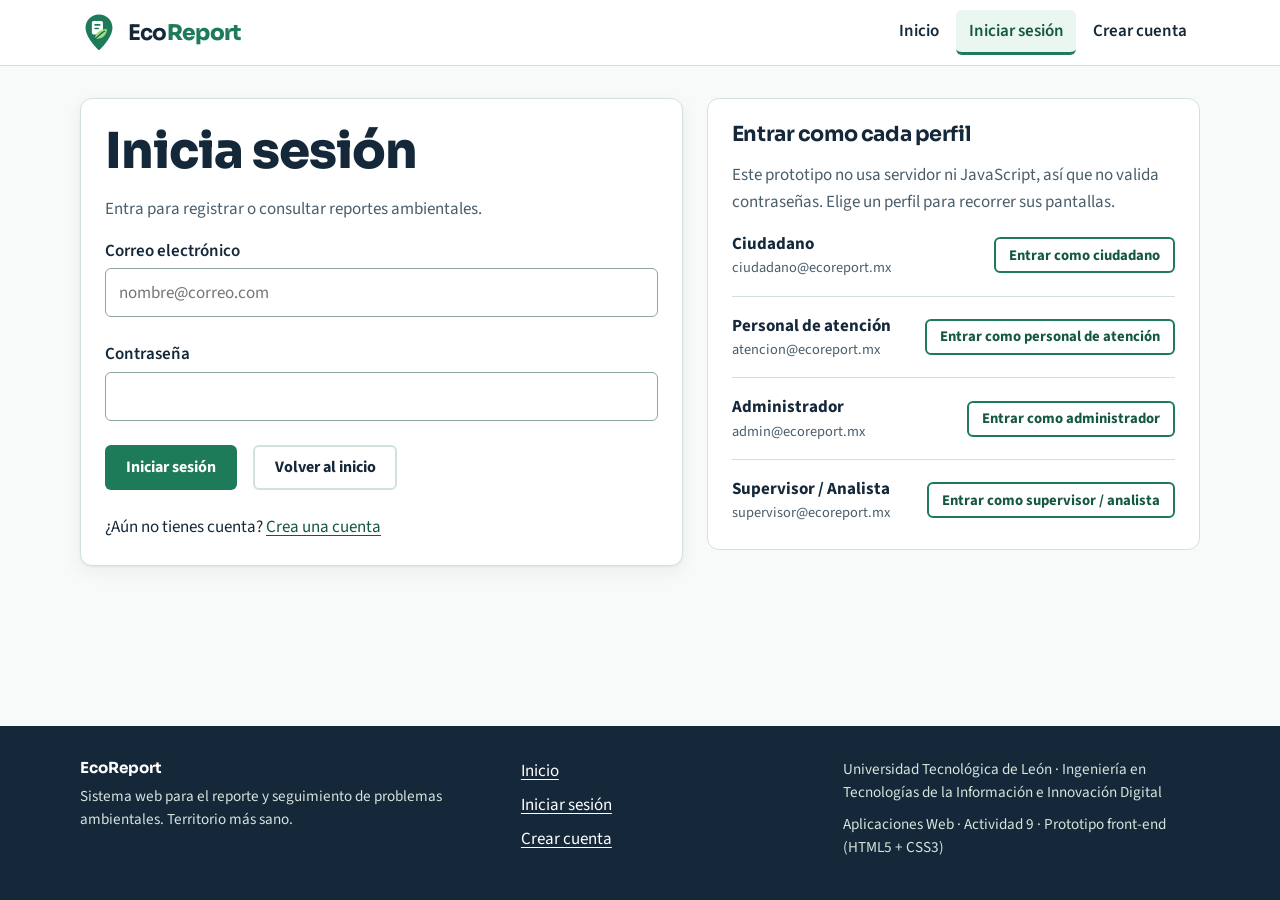
<file: login.html>
<!DOCTYPE html>
<html lang="es-MX">
<head>
  <meta charset="UTF-8">
  <meta name="viewport" content="width=device-width, initial-scale=1">
  <title>Iniciar sesión · EcoReport</title>
  <meta name="description" content="Accede a EcoReport para registrar y consultar reportes ambientales.">
  <link rel="icon" href="img/favicon.svg" type="image/svg+xml">
  <link rel="preconnect" href="https://fonts.googleapis.com">
  <link rel="preconnect" href="https://fonts.gstatic.com" crossorigin>
  <link rel="stylesheet" href="https://fonts.googleapis.com/css2?family=Sora:wght@600;700;800&amp;family=Source+Sans+3:wght@400;600;700&amp;display=swap">
  <link rel="stylesheet" href="css/styles.css">
</head>
<body>
  <a class="skip-link" href="#contenido">Saltar al contenido</a>
  <header class="site-header">
    <div class="container site-header__inner">
      <a class="brand" href="index.html">
        <img src="img/logo-icono.svg" alt="" width="38" height="38">
        <span class="brand__texto">Eco<b>Report</b></span>
      </a>
      <input type="checkbox" id="nav-check" class="nav-check" aria-label="Mostrar u ocultar el menú">
      <label class="nav-toggle" for="nav-check">
        <span class="sr-only">Menú</span>
        <span class="nav-toggle__barras" aria-hidden="true"></span>
      </label>
      <nav class="nav" id="menu-principal" aria-label="Principal">
        <ul class="nav__lista">
          <li><a class="nav__link" href="index.html">Inicio</a></li>
          <li><a class="nav__link" href="login.html" aria-current="page">Iniciar sesión</a></li>
          <li><a class="nav__link" href="registro.html">Crear cuenta</a></li>
        </ul>
      </nav>
    </div>
  </header>

  <main id="contenido" class="container">
    <div class="acceso">
      <section class="card" aria-labelledby="t-login">
        <h1 id="t-login">Inicia sesión</h1>
        <p class="texto-suave">Entra para registrar o consultar reportes ambientales.</p>
        <div id="registrado" class="alert alert--exito alert--target bloque-resultado" role="status"><p>Tu cuenta se creó correctamente. Ya puedes iniciar sesión. Simulación del prototipo: sin backend, los cambios no se guardan.</p></div>
        <form class="form" action="dashboard.html" method="get">
          <div class="field">
          <label class="field__label" for="login-correo">Correo electrónico</label>
          <input type="email" id="login-correo" name="login-correo" autocomplete="email" placeholder="nombre@correo.com" required aria-describedby="login-correo-error">
          <p class="field__error" id="login-correo-error">Escribe un correo válido, por ejemplo nombre@correo.com.</p>
        </div>
          <div class="field">
          <label class="field__label" for="login-password">Contraseña</label>
          <input type="password" id="login-password" autocomplete="current-password" required minlength="8" aria-describedby="login-password-error">
          <p class="field__error" id="login-password-error">Escribe tu contraseña (mínimo 8 caracteres).</p>
        </div>
          <div class="acciones">
            <button class="btn btn--primary" type="submit">Iniciar sesión</button>
            <a class="btn btn--ghost" href="index.html">Volver al inicio</a>
          </div>
        </form>
        <p class="enlace-aparte">¿Aún no tienes cuenta? <a href="registro.html">Crea una cuenta</a></p>
      </section>
      <aside class="card card--plana" aria-labelledby="t-demo">
        <h2 id="t-demo">Entrar como cada perfil</h2>
        <p class="texto-suave">Este prototipo no usa servidor ni JavaScript, así que no valida contraseñas. Elige un perfil para recorrer sus pantallas.</p>
        <ul class="demo-lista"><li><div><strong>Ciudadano</strong><span>ciudadano@ecoreport.mx</span></div><a class="btn btn--secondary btn--sm" href="dashboard.html">Entrar como ciudadano</a></li><li><div><strong>Personal de atención</strong><span>atencion@ecoreport.mx</span></div><a class="btn btn--secondary btn--sm" href="atencion.html">Entrar como personal de atención</a></li><li><div><strong>Administrador</strong><span>admin@ecoreport.mx</span></div><a class="btn btn--secondary btn--sm" href="admin.html">Entrar como administrador</a></li><li><div><strong>Supervisor / Analista</strong><span>supervisor@ecoreport.mx</span></div><a class="btn btn--secondary btn--sm" href="analisis.html">Entrar como supervisor / analista</a></li></ul>
      </aside>
    </div>
  </main>

  <footer class="site-footer">
    <div class="container site-footer__grid">
      <div>
        <p class="site-footer__marca">EcoReport</p>
        <p>Sistema web para el reporte y seguimiento de problemas ambientales. Territorio más sano.</p>
      </div>
      <nav aria-label="Pie de página">
        <ul>
          <li><a href="index.html">Inicio</a></li>
          <li><a href="login.html">Iniciar sesión</a></li>
          <li><a href="registro.html">Crear cuenta</a></li>
        </ul>
      </nav>
      <div>
        <p>Universidad Tecnológica de León · Ingeniería en Tecnologías de la Información e Innovación Digital</p>
        <p>Aplicaciones Web · Actividad 9 · Prototipo front-end (HTML5 + CSS3)</p>
      </div>
    </div>
  </footer>
</body>
</html>
</file>
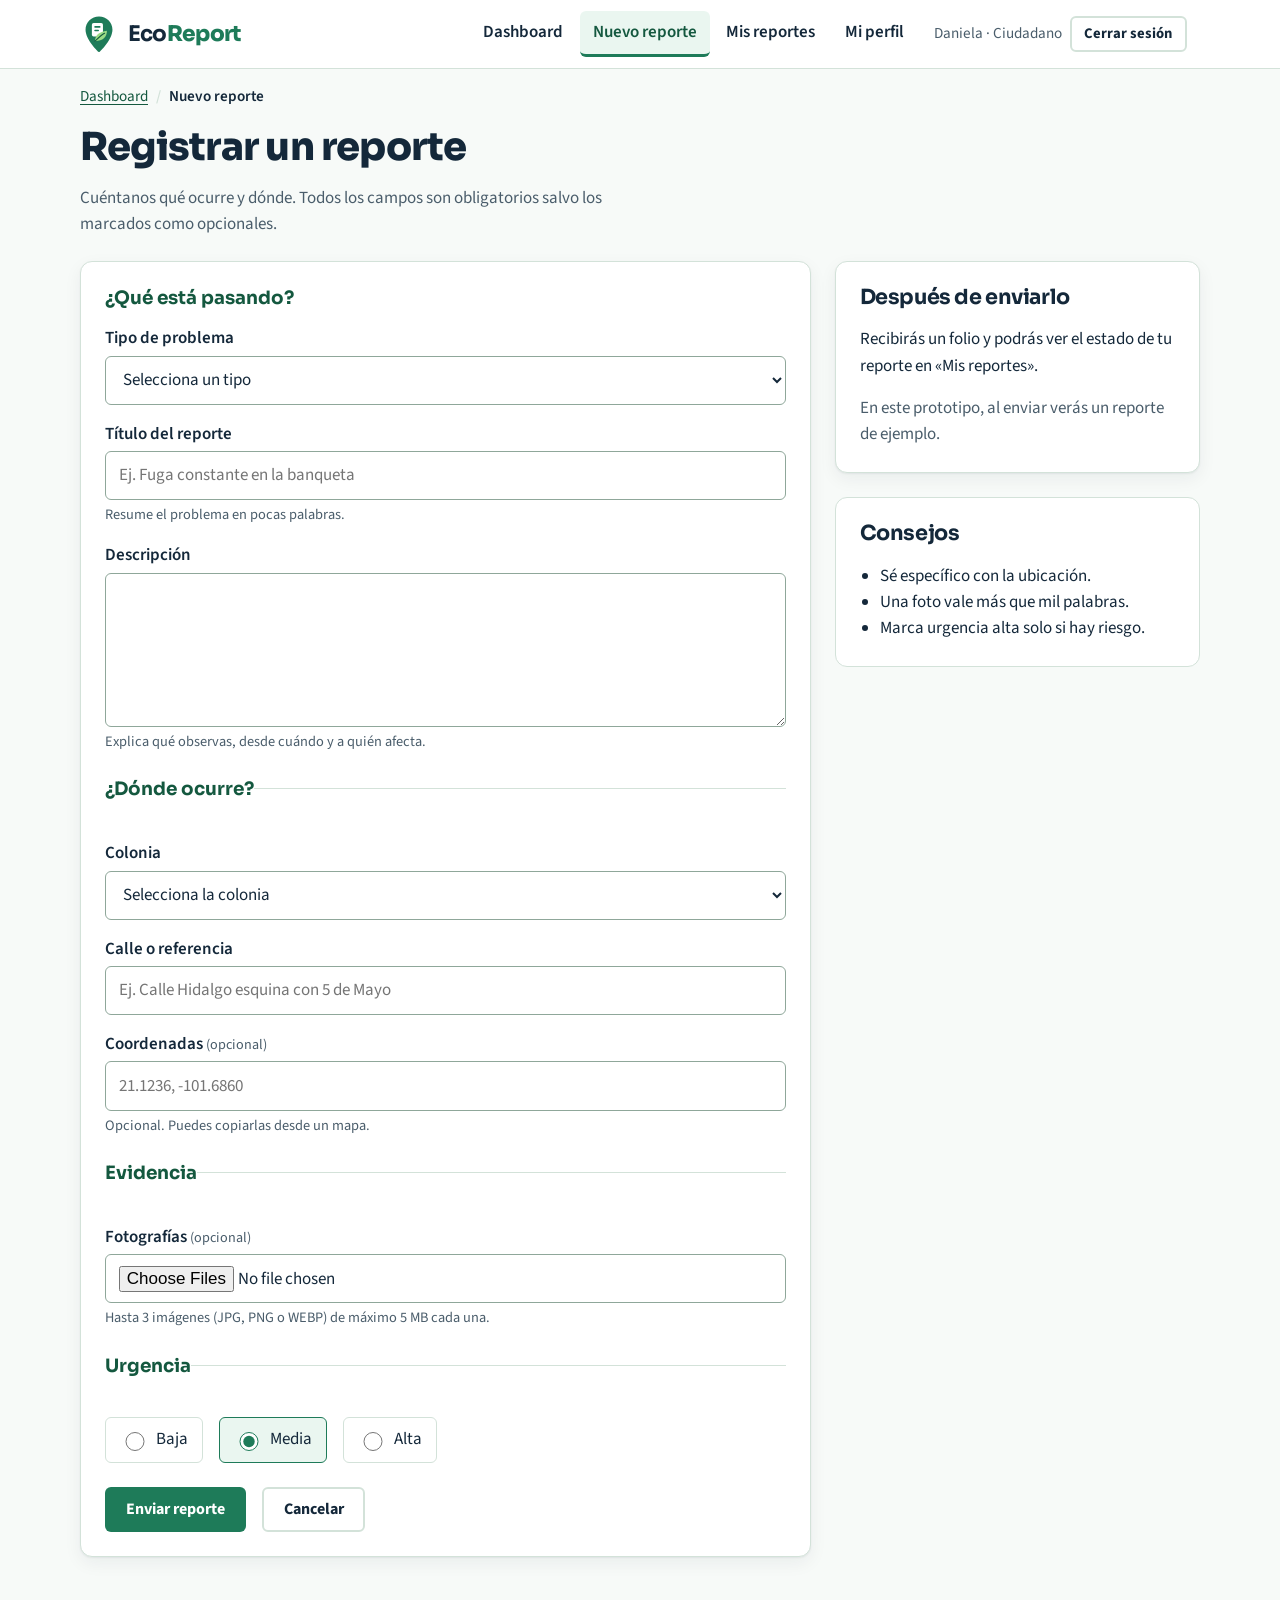
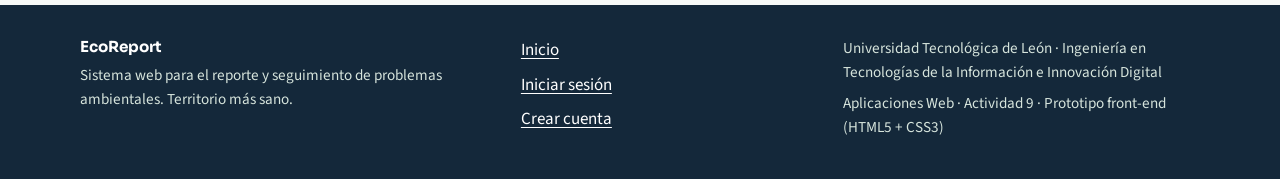
<file: nuevo-reporte.html>
<!DOCTYPE html>
<html lang="es-MX">
<head>
  <meta charset="UTF-8">
  <meta name="viewport" content="width=device-width, initial-scale=1">
  <title>Nuevo reporte · EcoReport</title>
  <meta name="description" content="Registra un problema ambiental con tipo, ubicación, descripción y evidencia.">
  <link rel="icon" href="img/favicon.svg" type="image/svg+xml">
  <link rel="preconnect" href="https://fonts.googleapis.com">
  <link rel="preconnect" href="https://fonts.gstatic.com" crossorigin>
  <link rel="stylesheet" href="https://fonts.googleapis.com/css2?family=Sora:wght@600;700;800&amp;family=Source+Sans+3:wght@400;600;700&amp;display=swap">
  <link rel="stylesheet" href="css/styles.css">
</head>
<body>
  <a class="skip-link" href="#contenido">Saltar al contenido</a>
  <header class="site-header">
    <div class="container site-header__inner">
      <a class="brand" href="index.html">
        <img src="img/logo-icono.svg" alt="" width="38" height="38">
        <span class="brand__texto">Eco<b>Report</b></span>
      </a>
      <input type="checkbox" id="nav-check" class="nav-check" aria-label="Mostrar u ocultar el menú">
      <label class="nav-toggle" for="nav-check">
        <span class="sr-only">Menú</span>
        <span class="nav-toggle__barras" aria-hidden="true"></span>
      </label>
      <nav class="nav" id="menu-principal" aria-label="Principal">
        <ul class="nav__lista">
          <li><a class="nav__link" href="dashboard.html">Dashboard</a></li>
          <li><a class="nav__link" href="nuevo-reporte.html" aria-current="page">Nuevo reporte</a></li>
          <li><a class="nav__link" href="consulta.html">Mis reportes</a></li>
          <li><a class="nav__link" href="perfil.html">Mi perfil</a></li>
          <li class="nav__usuario"><span>Daniela · Ciudadano</span> <a class="btn btn--ghost btn--sm" href="index.html">Cerrar sesión</a></li>
        </ul>
      </nav>
    </div>
  </header>

  <main id="contenido" class="container pagina">
    <nav class="migas" aria-label="Migas de pan"><ol><li><a href="dashboard.html">Dashboard</a></li><li aria-current="page">Nuevo reporte</li></ol></nav>
    <header class="pagina__cabecera">
      <h1>Registrar un reporte</h1>
      <p>Cuéntanos qué ocurre y dónde. Todos los campos son obligatorios salvo los marcados como opcionales.</p>
    </header>

    <div class="layout-2">
      <section class="card" aria-label="Formulario de reporte">
        <form class="form" action="detalle.html#er-013" method="get">
          <fieldset>
            <legend>¿Qué está pasando?</legend>
            <div class="field">
          <label class="field__label" for="r-tipo">Tipo de problema</label>
          <select id="r-tipo" name="r-tipo" required aria-describedby="r-tipo-error"><option value="">Selecciona un tipo</option><option>Desperdicio de agua</option><option>Acumulación de basura</option><option>Fuga de agua potable</option><option>Tiradero clandestino</option><option>Otro</option></select>
          <p class="field__error" id="r-tipo-error">Selecciona una opción de la lista.</p>
        </div>
            <div class="field">
          <label class="field__label" for="r-titulo">Título del reporte</label>
          <input type="text" id="r-titulo" name="r-titulo" placeholder="Ej. Fuga constante en la banqueta" required minlength="5" maxlength="80" aria-describedby="r-titulo-hint r-titulo-error">
          <p class="field__hint" id="r-titulo-hint">Resume el problema en pocas palabras.</p>
          <p class="field__error" id="r-titulo-error">Escribe un título de 5 a 80 caracteres.</p>
        </div>
            <div class="field">
          <label class="field__label" for="r-descripcion">Descripción</label>
          <textarea id="r-descripcion" name="r-descripcion" rows="5" required minlength="20" maxlength="500" aria-describedby="r-descripcion-hint r-descripcion-error"></textarea>
          <p class="field__hint" id="r-descripcion-hint">Explica qué observas, desde cuándo y a quién afecta.</p>
          <p class="field__error" id="r-descripcion-error">Describe el problema con al menos 20 caracteres (máximo 500).</p>
        </div>
          </fieldset>

          <fieldset>
            <legend>¿Dónde ocurre?</legend>
            <div class="field">
          <label class="field__label" for="r-colonia">Colonia</label>
          <select id="r-colonia" name="r-colonia" required aria-describedby="r-colonia-error"><option value="">Selecciona la colonia</option><option>Centro</option><option>San Juan de Dios</option><option>Piletas</option><option>Jardines del Moral</option><option>Obregón</option><option>Los Castillos</option><option>Delta</option><option>Industrial</option></select>
          <p class="field__error" id="r-colonia-error">Selecciona una opción de la lista.</p>
        </div>
            <div class="field">
          <label class="field__label" for="r-referencia">Calle o referencia</label>
          <input type="text" id="r-referencia" name="r-referencia" placeholder="Ej. Calle Hidalgo esquina con 5 de Mayo" required minlength="5" maxlength="120" aria-describedby="r-referencia-error">
          <p class="field__error" id="r-referencia-error">Escribe una calle o referencia (mínimo 5 caracteres).</p>
        </div>
            <div class="field">
          <label class="field__label" for="r-coordenadas">Coordenadas <small>(opcional)</small></label>
          <input type="text" id="r-coordenadas" name="r-coordenadas" placeholder="21.1236, -101.6860" pattern="-?[0-9]{1,2}\.[0-9]+, ?-?[0-9]{1,3}\.[0-9]+" title="Latitud y longitud separadas por coma" aria-describedby="r-coordenadas-hint r-coordenadas-error">
          <p class="field__hint" id="r-coordenadas-hint">Opcional. Puedes copiarlas desde un mapa.</p>
          <p class="field__error" id="r-coordenadas-error">Usa el formato 21.1236, -101.6860.</p>
        </div>
          </fieldset>

          <fieldset>
            <legend>Evidencia</legend>
            <div class="field">
              <label class="field__label" for="r-evidencias">Fotografías <small>(opcional)</small></label>
              <input type="file" id="r-evidencias" name="r-evidencias" accept="image/*" multiple aria-describedby="r-evidencias-hint">
              <p class="field__hint" id="r-evidencias-hint">Hasta 3 imágenes (JPG, PNG o WEBP) de máximo 5 MB cada una.</p>
            </div>
          </fieldset>

          <fieldset>
            <legend>Urgencia</legend>
            <div class="opciones">
              <label class="opcion opcion--caja"><input type="radio" name="urgencia" value="Baja"> Baja</label>
              <label class="opcion opcion--caja"><input type="radio" name="urgencia" value="Media" checked> Media</label>
              <label class="opcion opcion--caja"><input type="radio" name="urgencia" value="Alta"> Alta</label>
            </div>
          </fieldset>

          <div class="acciones">
            <button class="btn btn--primary" type="submit">Enviar reporte</button>
            <a class="btn btn--ghost" href="dashboard.html">Cancelar</a>
          </div>
        </form>
      </section>

      <aside class="grid" aria-label="Ayuda">
        <section class="card" aria-labelledby="t-ayuda">
          <h2 id="t-ayuda">Después de enviarlo</h2>
          <p>Recibirás un folio y podrás ver el estado de tu reporte en «Mis reportes».</p>
          <p class="texto-suave">En este prototipo, al enviar verás un reporte de ejemplo.</p>
        </section>
        <section class="card card--plana" aria-labelledby="t-consejos2">
          <h2 id="t-consejos2">Consejos</h2>
          <ul>
            <li>Sé específico con la ubicación.</li>
            <li>Una foto vale más que mil palabras.</li>
            <li>Marca urgencia alta solo si hay riesgo.</li>
          </ul>
        </section>
      </aside>
    </div>
  </main>

  <footer class="site-footer">
    <div class="container site-footer__grid">
      <div>
        <p class="site-footer__marca">EcoReport</p>
        <p>Sistema web para el reporte y seguimiento de problemas ambientales. Territorio más sano.</p>
      </div>
      <nav aria-label="Pie de página">
        <ul>
          <li><a href="index.html">Inicio</a></li>
          <li><a href="login.html">Iniciar sesión</a></li>
          <li><a href="registro.html">Crear cuenta</a></li>
        </ul>
      </nav>
      <div>
        <p>Universidad Tecnológica de León · Ingeniería en Tecnologías de la Información e Innovación Digital</p>
        <p>Aplicaciones Web · Actividad 9 · Prototipo front-end (HTML5 + CSS3)</p>
      </div>
    </div>
  </footer>
</body>
</html>
</file>
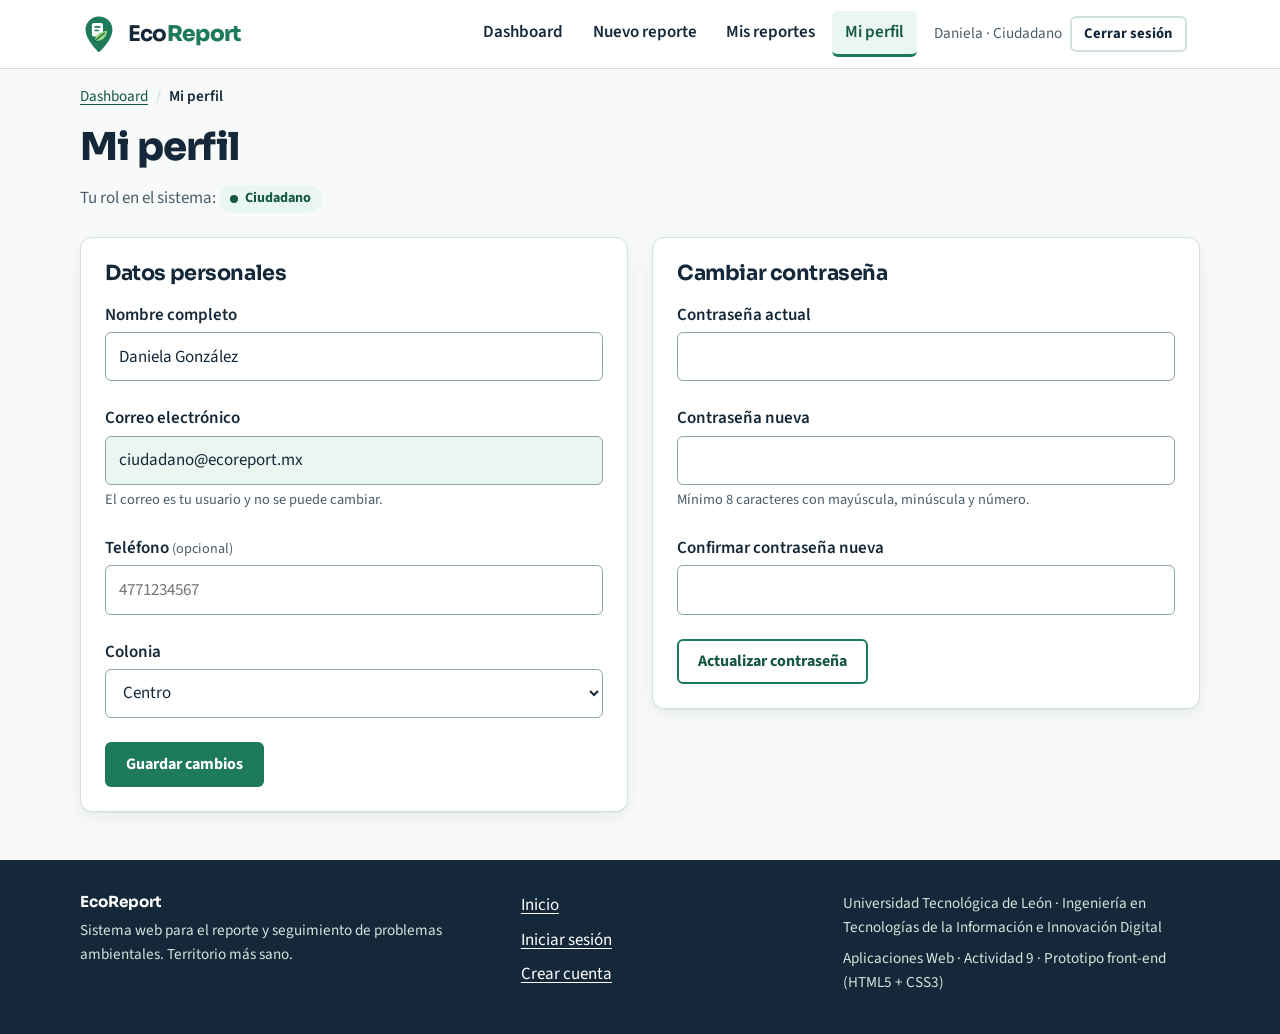
<file: perfil.html>
<!DOCTYPE html>
<html lang="es-MX">
<head>
  <meta charset="UTF-8">
  <meta name="viewport" content="width=device-width, initial-scale=1">
  <title>Mi perfil · EcoReport</title>
  <meta name="description" content="Consulta y actualiza tus datos personales y tu contraseña en EcoReport.">
  <link rel="icon" href="img/favicon.svg" type="image/svg+xml">
  <link rel="preconnect" href="https://fonts.googleapis.com">
  <link rel="preconnect" href="https://fonts.gstatic.com" crossorigin>
  <link rel="stylesheet" href="https://fonts.googleapis.com/css2?family=Sora:wght@600;700;800&amp;family=Source+Sans+3:wght@400;600;700&amp;display=swap">
  <link rel="stylesheet" href="css/styles.css">
</head>
<body>
  <a class="skip-link" href="#contenido">Saltar al contenido</a>
  <header class="site-header">
    <div class="container site-header__inner">
      <a class="brand" href="index.html">
        <img src="img/logo-icono.svg" alt="" width="38" height="38">
        <span class="brand__texto">Eco<b>Report</b></span>
      </a>
      <input type="checkbox" id="nav-check" class="nav-check" aria-label="Mostrar u ocultar el menú">
      <label class="nav-toggle" for="nav-check">
        <span class="sr-only">Menú</span>
        <span class="nav-toggle__barras" aria-hidden="true"></span>
      </label>
      <nav class="nav" id="menu-principal" aria-label="Principal">
        <ul class="nav__lista">
          <li><a class="nav__link" href="dashboard.html">Dashboard</a></li>
          <li><a class="nav__link" href="nuevo-reporte.html">Nuevo reporte</a></li>
          <li><a class="nav__link" href="consulta.html">Mis reportes</a></li>
          <li><a class="nav__link" href="perfil.html" aria-current="page">Mi perfil</a></li>
          <li class="nav__usuario"><span>Daniela · Ciudadano</span> <a class="btn btn--ghost btn--sm" href="index.html">Cerrar sesión</a></li>
        </ul>
      </nav>
    </div>
  </header>

  <main id="contenido" class="container pagina">
    <nav class="migas" aria-label="Migas de pan"><ol><li><a href="dashboard.html">Dashboard</a></li><li aria-current="page">Mi perfil</li></ol></nav>
    <header class="pagina__cabecera">
      <h1>Mi perfil</h1>
      <p>Tu rol en el sistema: <span class="badge badge--neutro">Ciudadano</span></p>
    </header>
    <div id="guardado" class="alert alert--exito alert--target bloque-resultado" role="status"><p>Guardamos los cambios de tu perfil. Simulación del prototipo: sin backend, los cambios no se guardan.</p></div>

    <div class="layout-2 layout-2--igual">
      <section class="card" aria-labelledby="t-datos">
        <h2 id="t-datos">Datos personales</h2>
        <form class="form" action="perfil.html#guardado" method="get">
          <div class="field">
          <label class="field__label" for="p-nombre">Nombre completo</label>
          <input type="text" id="p-nombre" name="p-nombre" autocomplete="name" required minlength="3" maxlength="80" value="Daniela González" aria-describedby="p-nombre-error">
          <p class="field__error" id="p-nombre-error">Escribe tu nombre (mínimo 3 caracteres).</p>
        </div>
          <div class="field">
            <label class="field__label" for="p-correo">Correo electrónico</label>
            <input type="email" id="p-correo" name="p-correo" value="ciudadano@ecoreport.mx" disabled aria-describedby="p-correo-hint">
            <p class="field__hint" id="p-correo-hint">El correo es tu usuario y no se puede cambiar.</p>
          </div>
          <div class="field">
          <label class="field__label" for="p-telefono">Teléfono <small>(opcional)</small></label>
          <input type="tel" id="p-telefono" name="p-telefono" autocomplete="tel" placeholder="4771234567" pattern="[0-9]{10}" inputmode="numeric" title="Escribe 10 dígitos, sin espacios" aria-describedby="p-telefono-error">
          <p class="field__error" id="p-telefono-error">Escribe 10 dígitos, sin espacios.</p>
        </div>
          <div class="field">
          <label class="field__label" for="p-colonia">Colonia</label>
          <select id="p-colonia" name="p-colonia" required aria-describedby="p-colonia-error"><option value="">Selecciona tu colonia</option><option selected>Centro</option><option>San Juan de Dios</option><option>Piletas</option><option>Jardines del Moral</option><option>Obregón</option><option>Los Castillos</option><option>Delta</option><option>Industrial</option></select>
          <p class="field__error" id="p-colonia-error">Selecciona una opción de la lista.</p>
        </div>
          <div class="acciones"><button class="btn btn--primary" type="submit">Guardar cambios</button></div>
        </form>
      </section>

      <section class="card" aria-labelledby="t-seguridad">
        <h2 id="t-seguridad">Cambiar contraseña</h2>
        <form class="form" action="perfil.html#guardado" method="get">
          <div class="field">
          <label class="field__label" for="p-actual">Contraseña actual</label>
          <input type="password" id="p-actual" autocomplete="current-password" required aria-describedby="p-actual-error">
          <p class="field__error" id="p-actual-error">Escribe tu contraseña actual.</p>
        </div>
          <div class="field">
          <label class="field__label" for="p-nueva">Contraseña nueva</label>
          <input type="password" id="p-nueva" autocomplete="new-password" required pattern="(?=.*\d)(?=.*[a-z])(?=.*[A-Z]).{8,}" title="Usa mínimo 8 caracteres con mayúscula, minúscula y número." aria-describedby="p-nueva-hint p-nueva-error">
          <p class="field__hint" id="p-nueva-hint">Mínimo 8 caracteres con mayúscula, minúscula y número.</p>
          <p class="field__error" id="p-nueva-error">Usa mínimo 8 caracteres con mayúscula, minúscula y número.</p>
        </div>
          <div class="field">
          <label class="field__label" for="p-confirmar">Confirmar contraseña nueva</label>
          <input type="password" id="p-confirmar" autocomplete="new-password" required minlength="8" aria-describedby="p-confirmar-error">
          <p class="field__error" id="p-confirmar-error">Repite la contraseña nueva.</p>
        </div>
          <div class="acciones"><button class="btn btn--secondary" type="submit">Actualizar contraseña</button></div>
        </form>
      </section>
    </div>
  </main>

  <footer class="site-footer">
    <div class="container site-footer__grid">
      <div>
        <p class="site-footer__marca">EcoReport</p>
        <p>Sistema web para el reporte y seguimiento de problemas ambientales. Territorio más sano.</p>
      </div>
      <nav aria-label="Pie de página">
        <ul>
          <li><a href="index.html">Inicio</a></li>
          <li><a href="login.html">Iniciar sesión</a></li>
          <li><a href="registro.html">Crear cuenta</a></li>
        </ul>
      </nav>
      <div>
        <p>Universidad Tecnológica de León · Ingeniería en Tecnologías de la Información e Innovación Digital</p>
        <p>Aplicaciones Web · Actividad 9 · Prototipo front-end (HTML5 + CSS3)</p>
      </div>
    </div>
  </footer>
</body>
</html>
</file>
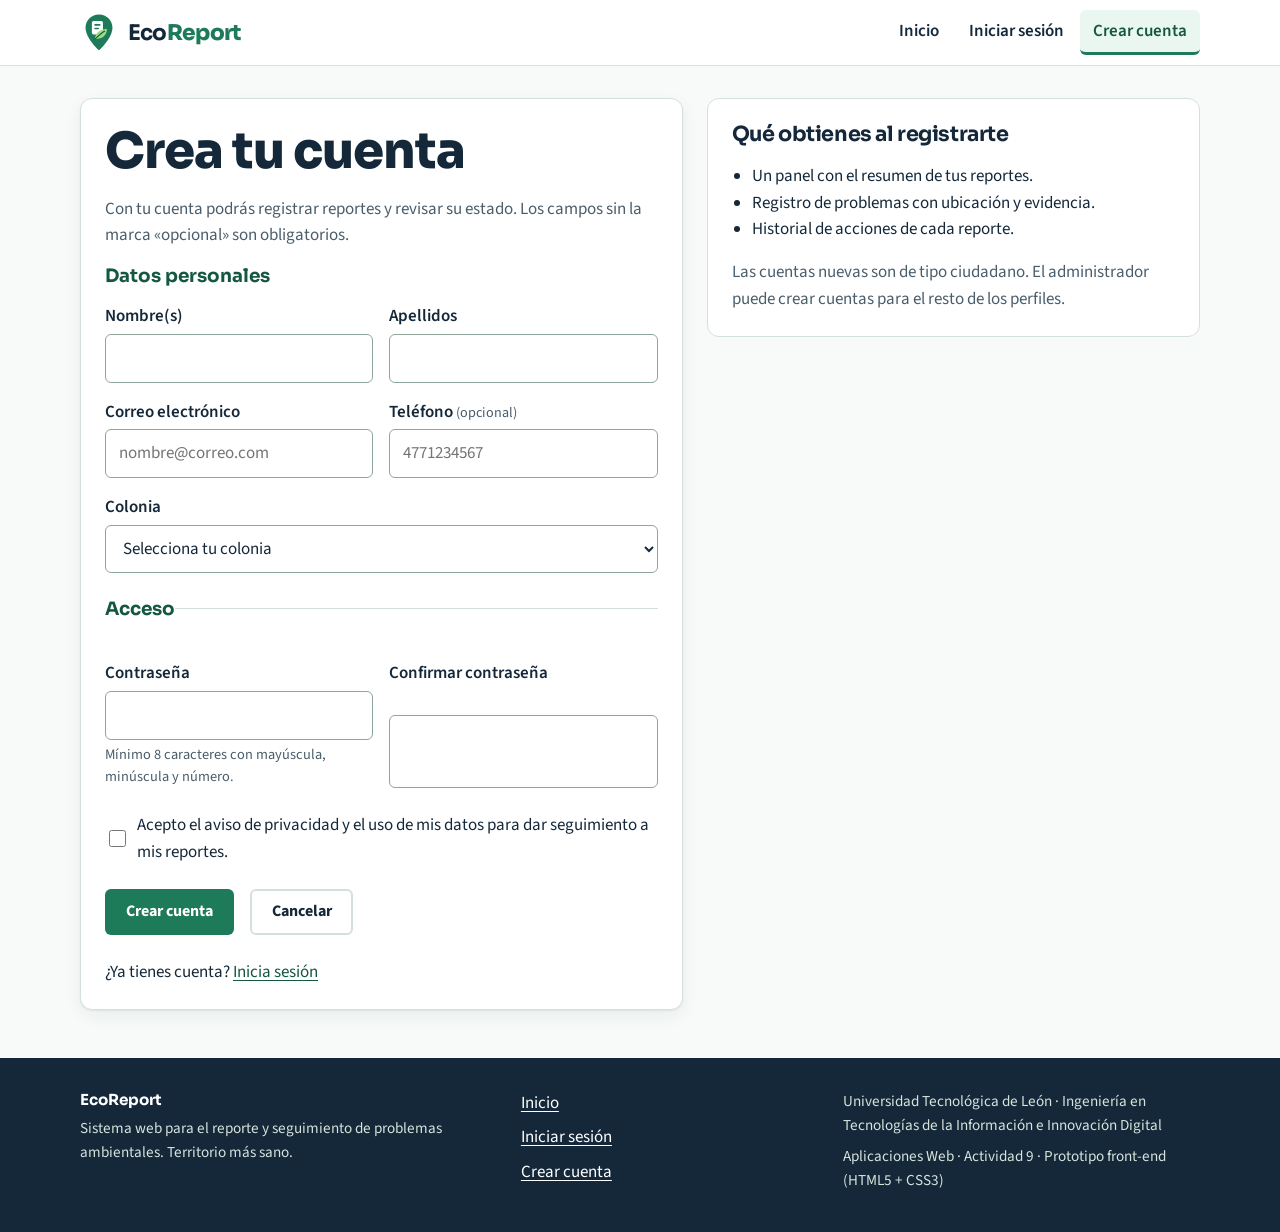
<file: registro.html>
<!DOCTYPE html>
<html lang="es-MX">
<head>
  <meta charset="UTF-8">
  <meta name="viewport" content="width=device-width, initial-scale=1">
  <title>Crear cuenta · EcoReport</title>
  <meta name="description" content="Regístrate en EcoReport para reportar problemas ambientales en tu comunidad.">
  <link rel="icon" href="img/favicon.svg" type="image/svg+xml">
  <link rel="preconnect" href="https://fonts.googleapis.com">
  <link rel="preconnect" href="https://fonts.gstatic.com" crossorigin>
  <link rel="stylesheet" href="https://fonts.googleapis.com/css2?family=Sora:wght@600;700;800&amp;family=Source+Sans+3:wght@400;600;700&amp;display=swap">
  <link rel="stylesheet" href="css/styles.css">
</head>
<body>
  <a class="skip-link" href="#contenido">Saltar al contenido</a>
  <header class="site-header">
    <div class="container site-header__inner">
      <a class="brand" href="index.html">
        <img src="img/logo-icono.svg" alt="" width="38" height="38">
        <span class="brand__texto">Eco<b>Report</b></span>
      </a>
      <input type="checkbox" id="nav-check" class="nav-check" aria-label="Mostrar u ocultar el menú">
      <label class="nav-toggle" for="nav-check">
        <span class="sr-only">Menú</span>
        <span class="nav-toggle__barras" aria-hidden="true"></span>
      </label>
      <nav class="nav" id="menu-principal" aria-label="Principal">
        <ul class="nav__lista">
          <li><a class="nav__link" href="index.html">Inicio</a></li>
          <li><a class="nav__link" href="login.html">Iniciar sesión</a></li>
          <li><a class="nav__link" href="registro.html" aria-current="page">Crear cuenta</a></li>
        </ul>
      </nav>
    </div>
  </header>

  <main id="contenido" class="container">
    <div class="acceso">
      <section class="card" aria-labelledby="t-registro">
        <h1 id="t-registro">Crea tu cuenta</h1>
        <p class="texto-suave">Con tu cuenta podrás registrar reportes y revisar su estado. Los campos sin la marca «opcional» son obligatorios.</p>
        <form class="form" action="login.html#registrado" method="get">
          <fieldset>
            <legend>Datos personales</legend>
            <div class="form-fila form-fila--2">
              <div class="field">
          <label class="field__label" for="reg-nombre">Nombre(s)</label>
          <input type="text" id="reg-nombre" name="reg-nombre" autocomplete="given-name" required minlength="2" maxlength="60" aria-describedby="reg-nombre-error">
          <p class="field__error" id="reg-nombre-error">Escribe tu nombre (mínimo 2 letras).</p>
        </div>
              <div class="field">
          <label class="field__label" for="reg-apellidos">Apellidos</label>
          <input type="text" id="reg-apellidos" name="reg-apellidos" autocomplete="family-name" required minlength="2" maxlength="60" aria-describedby="reg-apellidos-error">
          <p class="field__error" id="reg-apellidos-error">Escribe tus apellidos (mínimo 2 letras).</p>
        </div>
            </div>
            <div class="form-fila form-fila--2">
              <div class="field">
          <label class="field__label" for="reg-correo">Correo electrónico</label>
          <input type="email" id="reg-correo" name="reg-correo" autocomplete="email" placeholder="nombre@correo.com" required aria-describedby="reg-correo-error">
          <p class="field__error" id="reg-correo-error">Escribe un correo válido, por ejemplo nombre@correo.com.</p>
        </div>
              <div class="field">
          <label class="field__label" for="reg-telefono">Teléfono <small>(opcional)</small></label>
          <input type="tel" id="reg-telefono" name="reg-telefono" autocomplete="tel" placeholder="4771234567" pattern="[0-9]{10}" inputmode="numeric" title="Escribe 10 dígitos, sin espacios" aria-describedby="reg-telefono-error">
          <p class="field__error" id="reg-telefono-error">Escribe 10 dígitos, sin espacios.</p>
        </div>
            </div>
            <div class="field">
          <label class="field__label" for="reg-colonia">Colonia</label>
          <select id="reg-colonia" name="reg-colonia" required aria-describedby="reg-colonia-error"><option value="">Selecciona tu colonia</option><option>Centro</option><option>San Juan de Dios</option><option>Piletas</option><option>Jardines del Moral</option><option>Obregón</option><option>Los Castillos</option><option>Delta</option><option>Industrial</option></select>
          <p class="field__error" id="reg-colonia-error">Selecciona una opción de la lista.</p>
        </div>
          </fieldset>
          <fieldset>
            <legend>Acceso</legend>
            <div class="form-fila form-fila--2">
              <div class="field">
          <label class="field__label" for="reg-password">Contraseña</label>
          <input type="password" id="reg-password" autocomplete="new-password" required pattern="(?=.*\d)(?=.*[a-z])(?=.*[A-Z]).{8,}" title="Usa mínimo 8 caracteres con mayúscula, minúscula y número." aria-describedby="reg-password-hint reg-password-error">
          <p class="field__hint" id="reg-password-hint">Mínimo 8 caracteres con mayúscula, minúscula y número.</p>
          <p class="field__error" id="reg-password-error">Usa mínimo 8 caracteres con mayúscula, minúscula y número.</p>
        </div>
              <div class="field">
          <label class="field__label" for="reg-confirmar">Confirmar contraseña</label>
          <input type="password" id="reg-confirmar" autocomplete="new-password" required minlength="8" aria-describedby="reg-confirmar-error">
          <p class="field__error" id="reg-confirmar-error">Repite la contraseña (mínimo 8 caracteres).</p>
        </div>
            </div>
          </fieldset>
          <div class="field">
            <label class="opcion"><input type="checkbox" id="reg-aviso" name="reg-aviso" required aria-describedby="reg-aviso-error"> Acepto el aviso de privacidad y el uso de mis datos para dar seguimiento a mis reportes.</label>
            <p class="field__error" id="reg-aviso-error">Debes aceptar el aviso de privacidad para continuar.</p>
          </div>
          <div class="acciones">
            <button class="btn btn--primary" type="submit">Crear cuenta</button>
            <a class="btn btn--ghost" href="index.html">Cancelar</a>
          </div>
        </form>
        <p class="enlace-aparte">¿Ya tienes cuenta? <a href="login.html">Inicia sesión</a></p>
      </section>
      <aside class="card card--plana" aria-labelledby="t-porque">
        <h2 id="t-porque">Qué obtienes al registrarte</h2>
        <ul>
          <li>Un panel con el resumen de tus reportes.</li>
          <li>Registro de problemas con ubicación y evidencia.</li>
          <li>Historial de acciones de cada reporte.</li>
        </ul>
        <p class="texto-suave">Las cuentas nuevas son de tipo ciudadano. El administrador puede crear cuentas para el resto de los perfiles.</p>
      </aside>
    </div>
  </main>

  <footer class="site-footer">
    <div class="container site-footer__grid">
      <div>
        <p class="site-footer__marca">EcoReport</p>
        <p>Sistema web para el reporte y seguimiento de problemas ambientales. Territorio más sano.</p>
      </div>
      <nav aria-label="Pie de página">
        <ul>
          <li><a href="index.html">Inicio</a></li>
          <li><a href="login.html">Iniciar sesión</a></li>
          <li><a href="registro.html">Crear cuenta</a></li>
        </ul>
      </nav>
      <div>
        <p>Universidad Tecnológica de León · Ingeniería en Tecnologías de la Información e Innovación Digital</p>
        <p>Aplicaciones Web · Actividad 9 · Prototipo front-end (HTML5 + CSS3)</p>
      </div>
    </div>
  </footer>
</body>
</html>
</file>
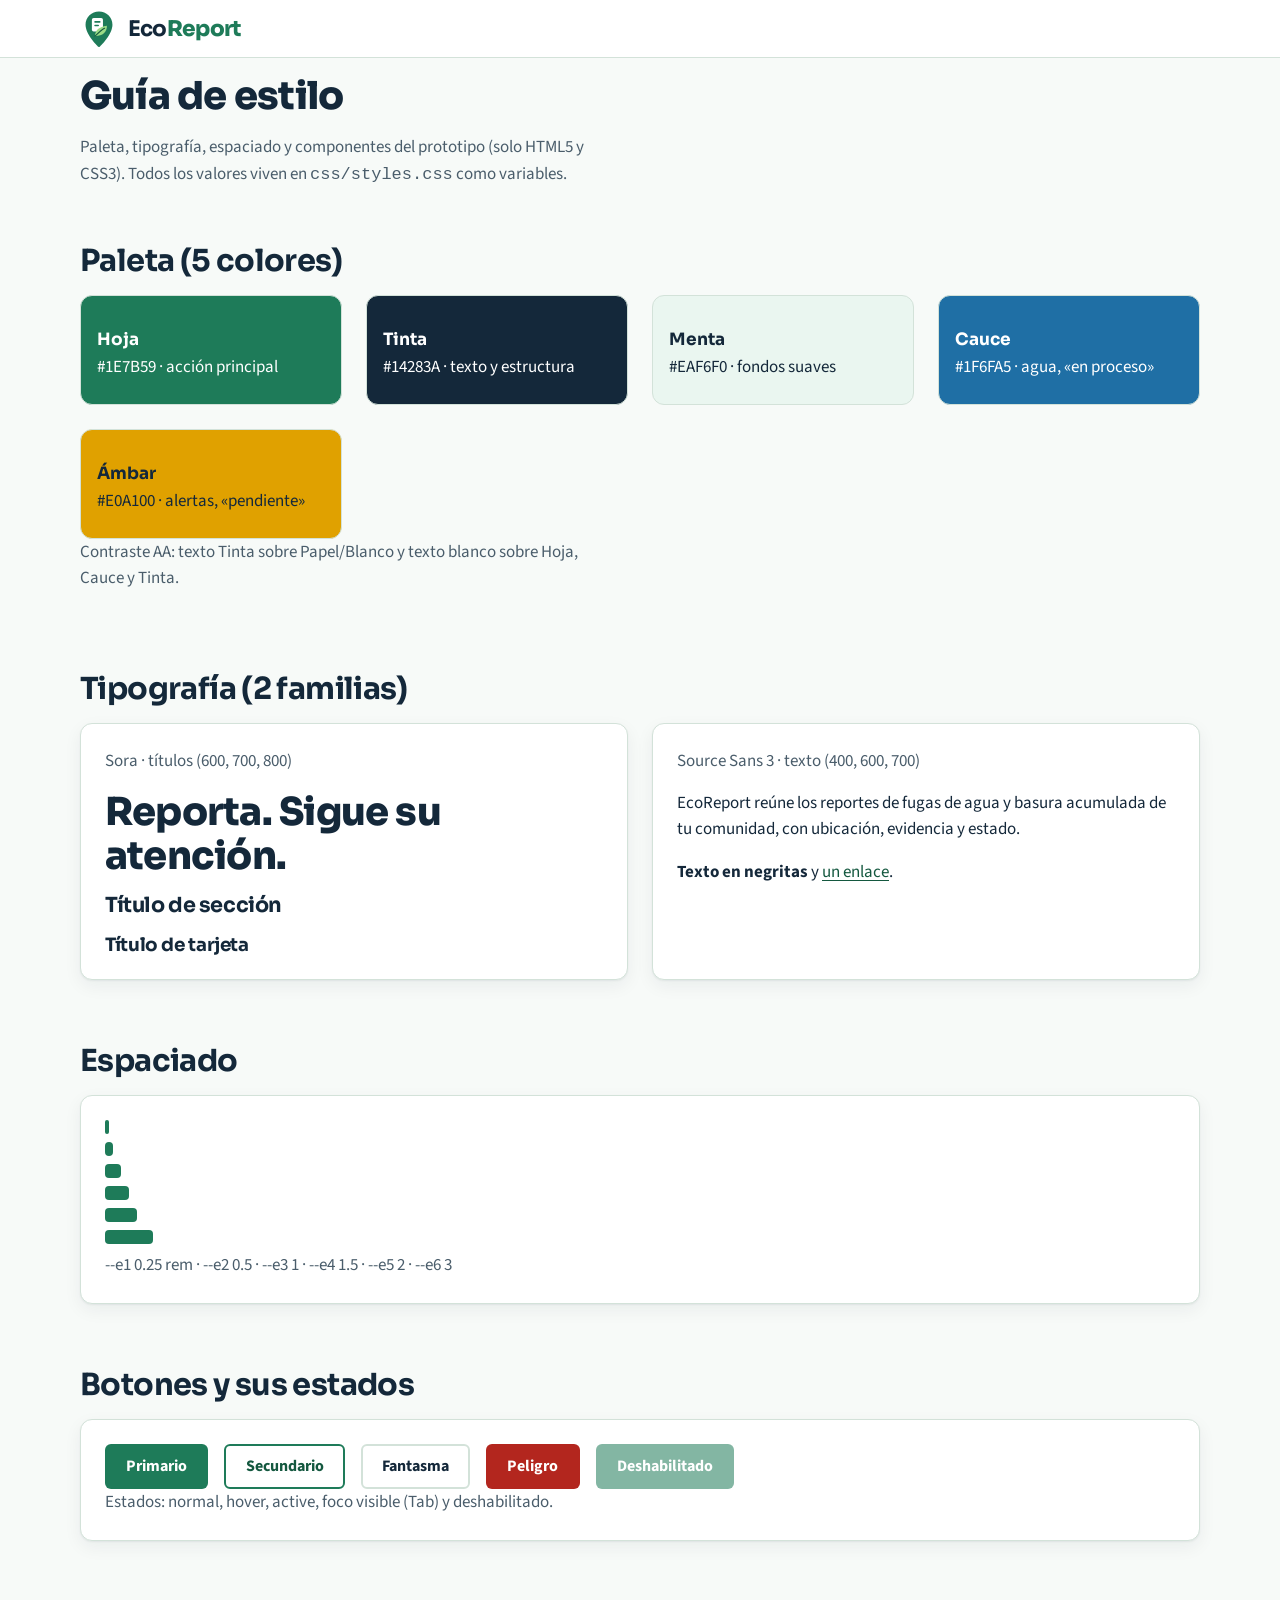
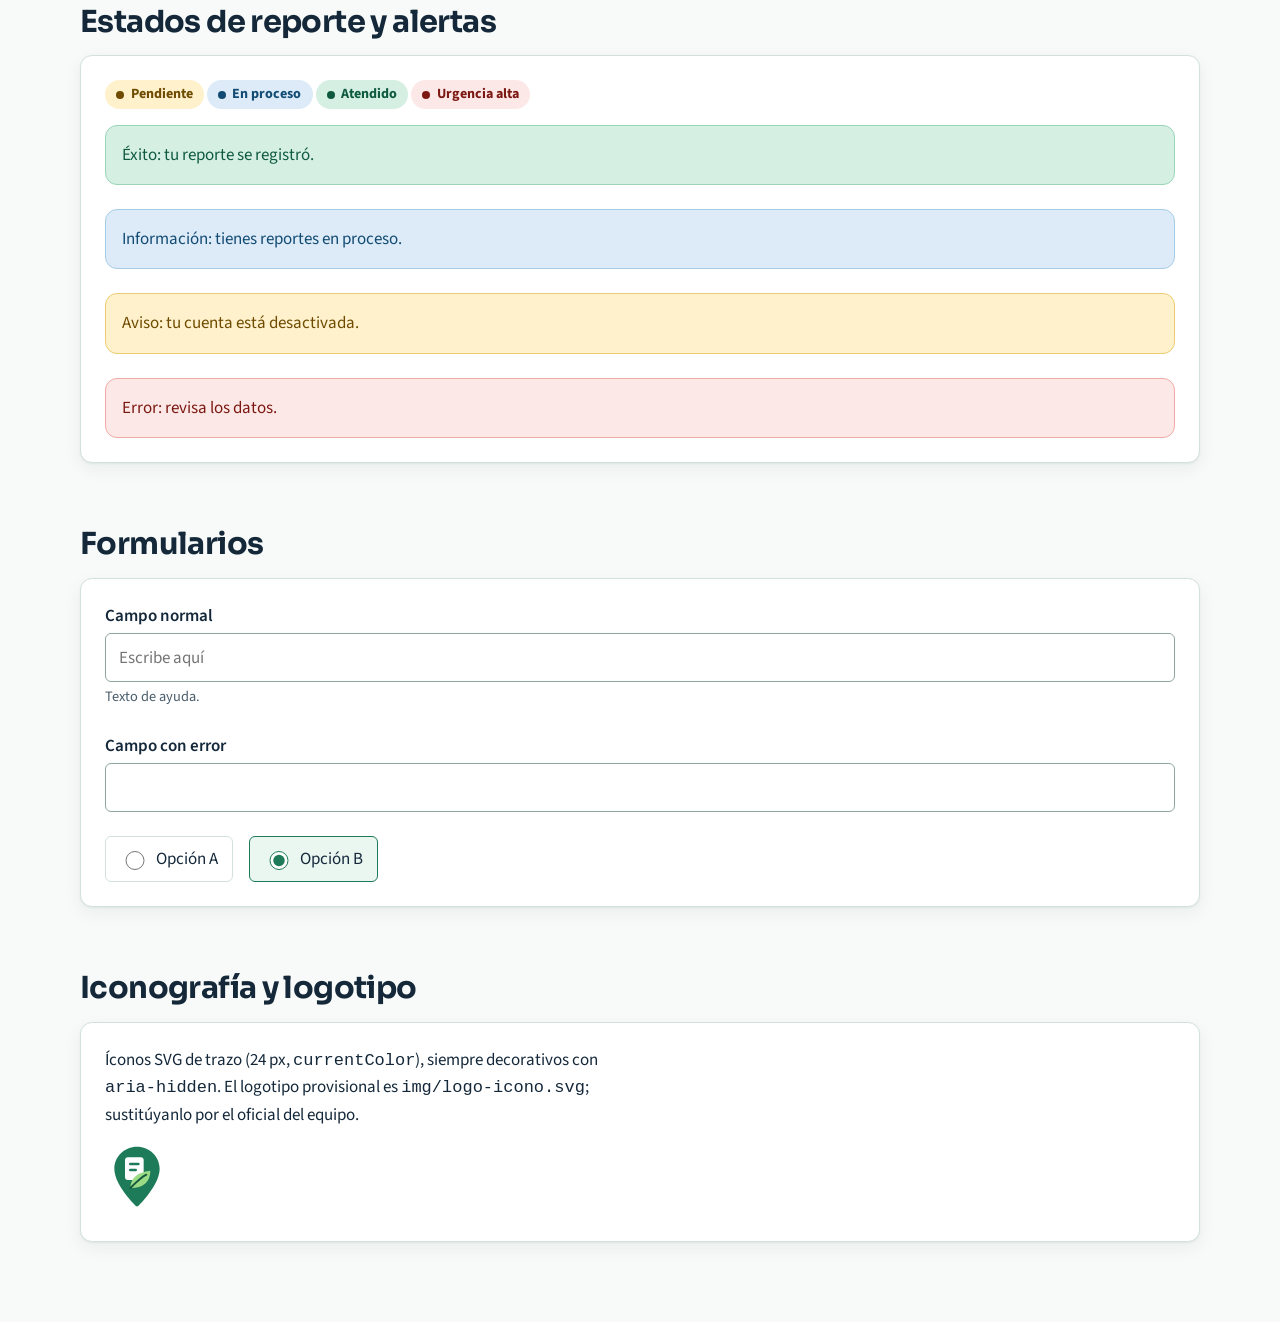
<file: docs/guia-estilo.html>
<!DOCTYPE html>
<html lang="es-MX">
<head>
  <meta charset="UTF-8">
  <meta name="viewport" content="width=device-width, initial-scale=1">
  <title>Guía de estilo · EcoReport</title>
  <link rel="icon" href="../img/favicon.svg" type="image/svg+xml">
  <link rel="stylesheet" href="https://fonts.googleapis.com/css2?family=Sora:wght@600;700;800&amp;family=Source+Sans+3:wght@400;600;700&amp;display=swap">
  <link rel="stylesheet" href="../css/styles.css">
  <style>
    .muestra { border-radius: var(--r-m); padding: var(--e4) var(--e3); min-height: 110px; display: flex; flex-direction: column; justify-content: flex-end; border: 1px solid var(--borde); }
    .muestra strong { font-family: var(--fuente-titulos); }
    .m-hoja { background: var(--hoja); color: #fff; } .m-tinta { background: var(--tinta); color: #fff; }
    .m-menta { background: var(--menta); } .m-cauce { background: var(--cauce); color: #fff; }
    .m-ambar { background: var(--ambar); color: var(--tinta); }
    .escala div { background: var(--hoja); height: 14px; border-radius: 4px; margin-bottom: var(--e2); }
    .e-1 { width: .25rem; } .e-2 { width: .5rem; } .e-3 { width: 1rem; } .e-4 { width: 1.5rem; } .e-5 { width: 2rem; } .e-6 { width: 3rem; }
  </style>
</head>
<body>
  <header class="site-header"><div class="container site-header__inner">
    <a class="brand" href="../index.html"><img src="../img/logo-icono.svg" alt="" width="38" height="38"><span class="brand__texto">Eco<b>Report</b></span></a>
  </div></header>
  <main id="contenido" class="container pagina">
    <header class="pagina__cabecera"><h1>Guía de estilo</h1><p>Paleta, tipografía, espaciado y componentes del prototipo (solo HTML5 y CSS3). Todos los valores viven en <code>css/styles.css</code> como variables.</p></header>

    <section class="seccion" aria-labelledby="g-paleta"><h2 id="g-paleta">Paleta (5 colores)</h2>
      <div class="grid grid--4">
        <div class="muestra m-hoja"><strong>Hoja</strong>#1E7B59 · acción principal</div>
        <div class="muestra m-tinta"><strong>Tinta</strong>#14283A · texto y estructura</div>
        <div class="muestra m-menta"><strong>Menta</strong>#EAF6F0 · fondos suaves</div>
        <div class="muestra m-cauce"><strong>Cauce</strong>#1F6FA5 · agua, «en proceso»</div>
        <div class="muestra m-ambar"><strong>Ámbar</strong>#E0A100 · alertas, «pendiente»</div>
      </div>
      <p class="texto-suave">Contraste AA: texto Tinta sobre Papel/Blanco y texto blanco sobre Hoja, Cauce y Tinta.</p>
    </section>

    <section class="seccion" aria-labelledby="g-tipo"><h2 id="g-tipo">Tipografía (2 familias)</h2>
      <div class="grid grid--2">
        <div class="card"><p class="texto-suave">Sora · títulos (600, 700, 800)</p><h1>Reporta. Sigue su atención.</h1><h2>Título de sección</h2><h3>Título de tarjeta</h3></div>
        <div class="card"><p class="texto-suave">Source Sans 3 · texto (400, 600, 700)</p><p>EcoReport reúne los reportes de fugas de agua y basura acumulada de tu comunidad, con ubicación, evidencia y estado.</p><p><strong>Texto en negritas</strong> y <a href="#g-tipo">un enlace</a>.</p></div>
      </div>
    </section>

    <section class="seccion" aria-labelledby="g-esp"><h2 id="g-esp">Espaciado</h2>
      <div class="escala card"><div class="e-1"></div><div class="e-2"></div><div class="e-3"></div><div class="e-4"></div><div class="e-5"></div><div class="e-6"></div>
      <p class="texto-suave">--e1 0.25 rem · --e2 0.5 · --e3 1 · --e4 1.5 · --e5 2 · --e6 3</p></div>
    </section>

    <section class="seccion" aria-labelledby="g-btn"><h2 id="g-btn">Botones y sus estados</h2>
      <div class="card"><div class="acciones">
        <button class="btn btn--primary" type="button">Primario</button>
        <button class="btn btn--secondary" type="button">Secundario</button>
        <button class="btn btn--ghost" type="button">Fantasma</button>
        <button class="btn btn--danger" type="button">Peligro</button>
        <button class="btn btn--primary" type="button" disabled>Deshabilitado</button>
      </div><p class="texto-suave">Estados: normal, hover, active, foco visible (Tab) y deshabilitado.</p></div>
    </section>

    <section class="seccion" aria-labelledby="g-badge"><h2 id="g-badge">Estados de reporte y alertas</h2>
      <div class="card">
        <p><span class="badge badge--pendiente">Pendiente</span> <span class="badge badge--proceso">En proceso</span> <span class="badge badge--atendido">Atendido</span> <span class="badge badge--alta">Urgencia alta</span></p>
        <div class="alert alert--exito"><p>Éxito: tu reporte se registró.</p></div>
        <div class="alert alert--info"><p>Información: tienes reportes en proceso.</p></div>
        <div class="alert alert--aviso"><p>Aviso: tu cuenta está desactivada.</p></div>
        <div class="alert alert--error"><p>Error: revisa los datos.</p></div>
      </div>
    </section>

    <section class="seccion" aria-labelledby="g-form"><h2 id="g-form">Formularios</h2>
      <div class="card"><form class="form" novalidate>
        <div class="field"><label class="field__label" for="g-a">Campo normal</label><input type="text" id="g-a" name="g-a" placeholder="Escribe aquí"><p class="field__hint">Texto de ayuda.</p></div>
        <div class="field field--invalid"><label class="field__label" for="g-b">Campo con error</label><input type="text" id="g-b" name="g-b" aria-invalid="true" aria-describedby="g-b-e"><p class="field__error" id="g-b-e">Este campo es obligatorio.</p></div>
        <div class="opciones"><label class="opcion opcion--caja"><input type="radio" name="g-r"> Opción A</label><label class="opcion opcion--caja"><input type="radio" name="g-r" checked> Opción B</label></div>
      </form></div>
    </section>

    <section class="seccion" aria-labelledby="g-ico"><h2 id="g-ico">Iconografía y logotipo</h2>
      <div class="card"><p>Íconos SVG de trazo (24 px, <code>currentColor</code>), siempre decorativos con <code>aria-hidden</code>. El logotipo provisional es <code>img/logo-icono.svg</code>; sustitúyanlo por el oficial del equipo.</p><img src="../img/logo-icono.svg" alt="Logotipo provisional de EcoReport" width="64" height="64"></div>
    </section>
  </main>
</body>
</html>
</file>
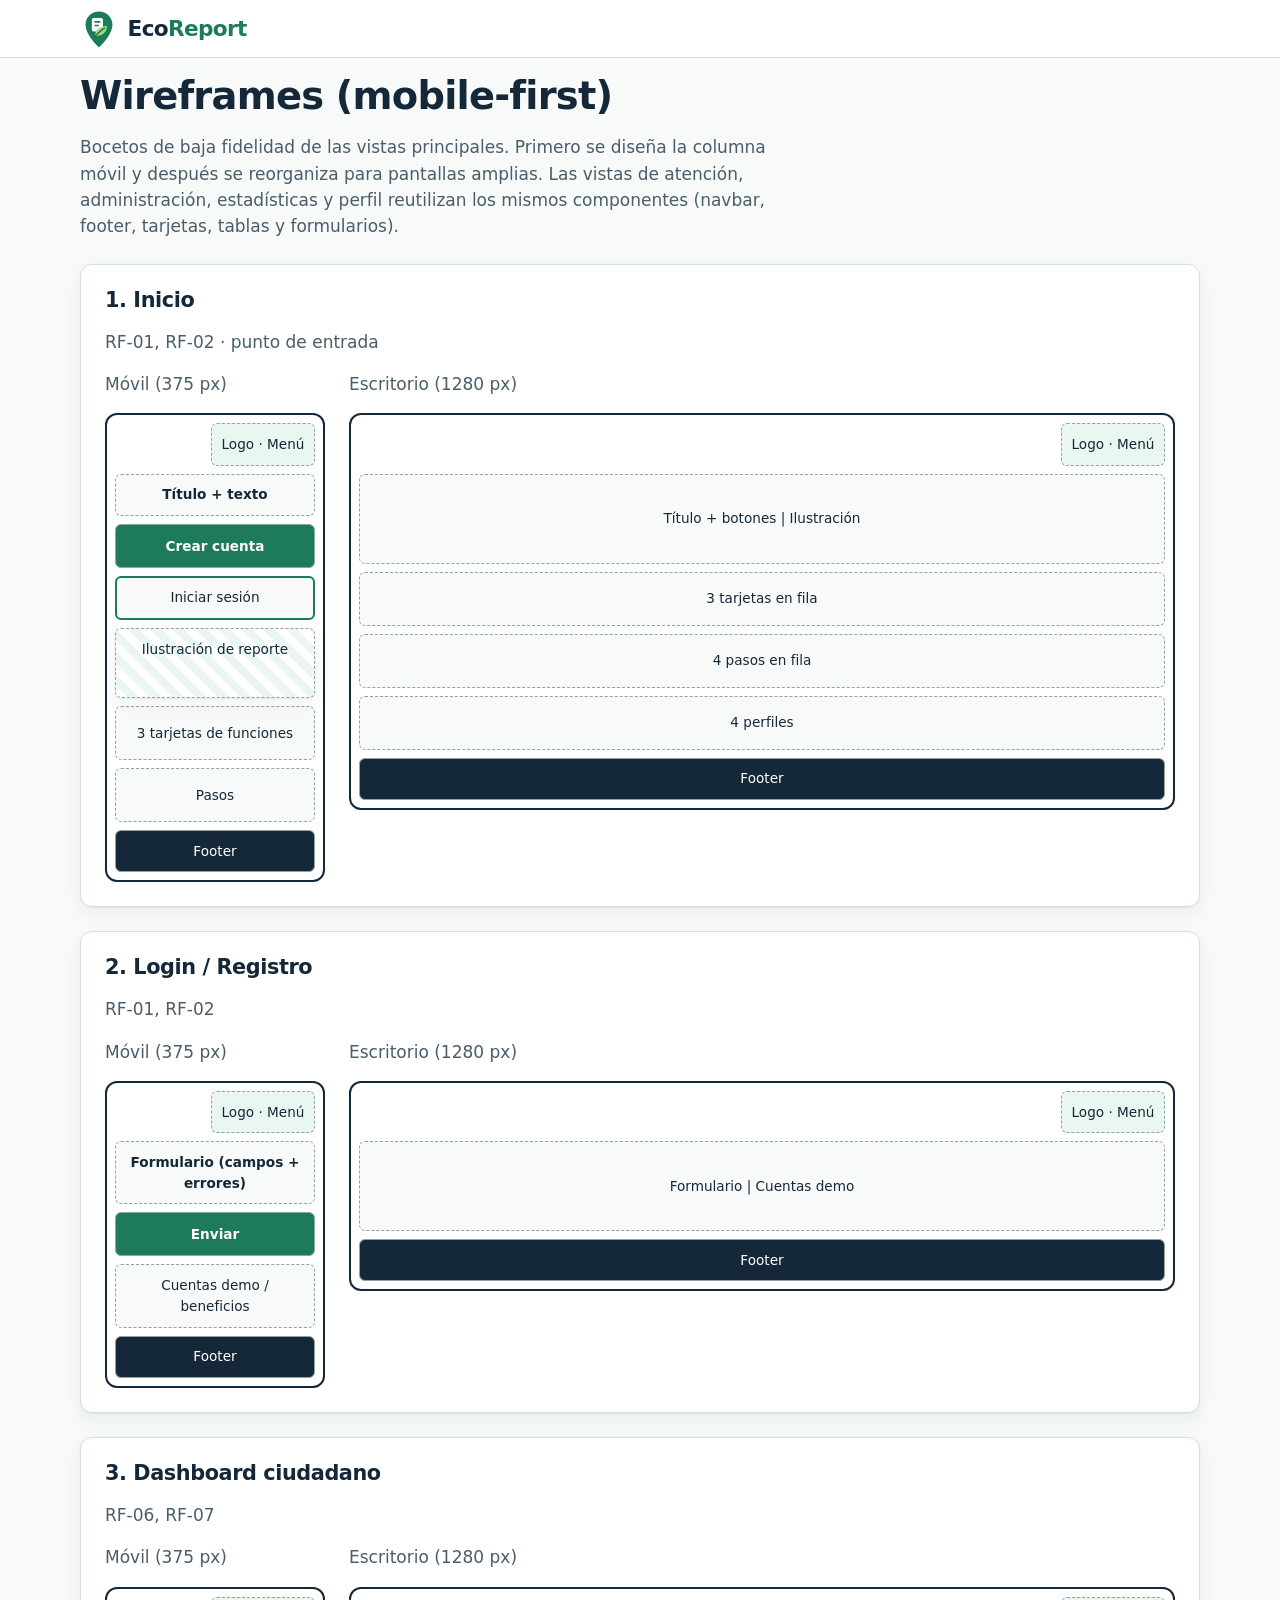
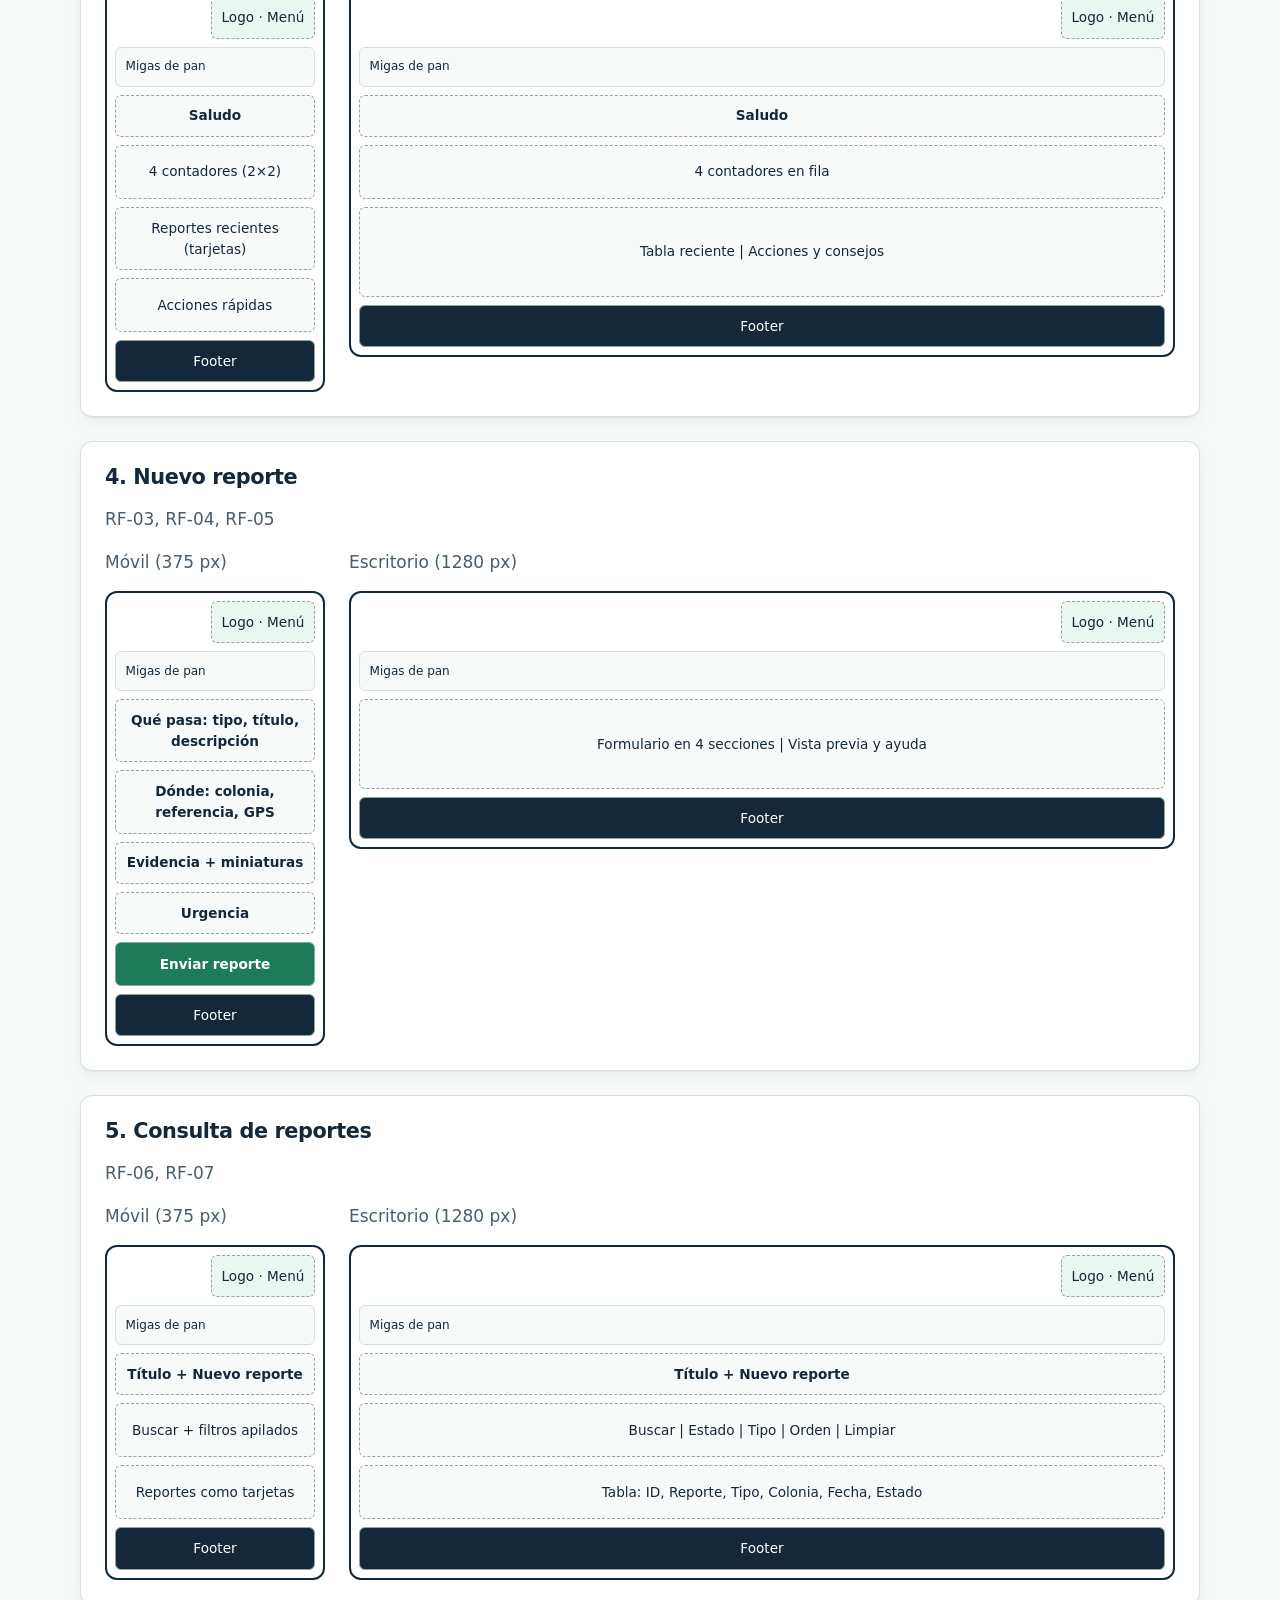
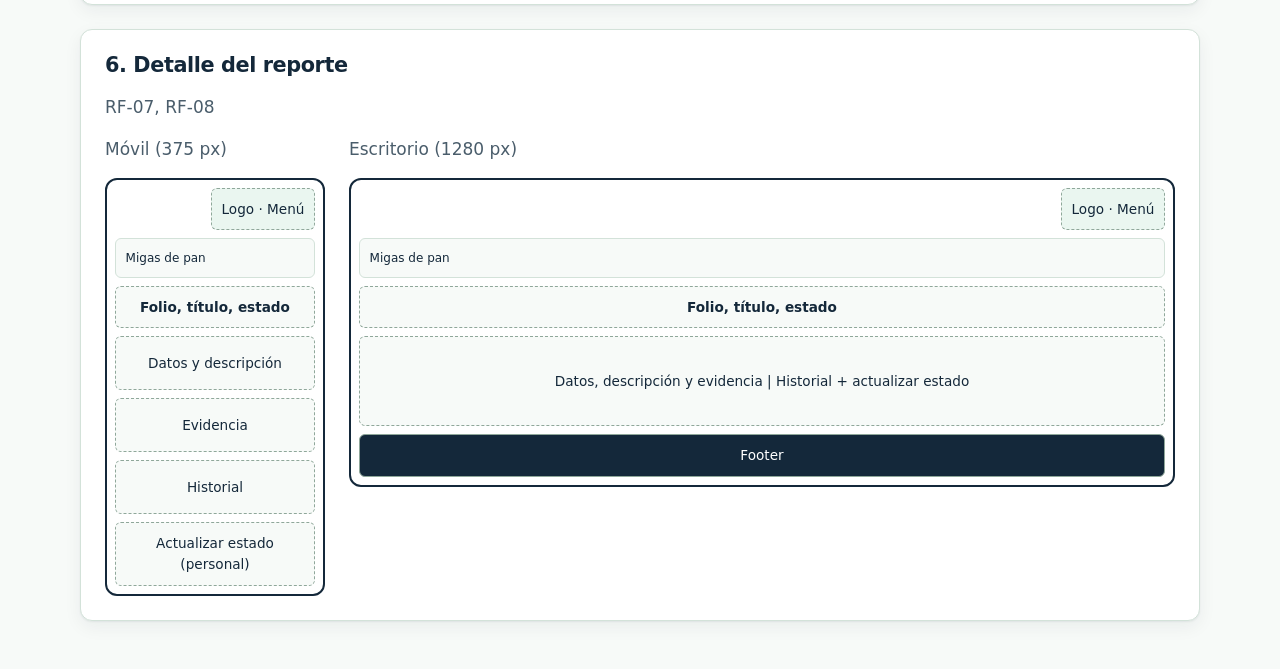
<file: docs/wireframes.html>
<!DOCTYPE html>
<html lang="es-MX"><head><meta charset="UTF-8"><meta name="viewport" content="width=device-width, initial-scale=1">
<title>Wireframes · EcoReport</title><link rel="icon" href="../img/favicon.svg" type="image/svg+xml">
<link rel="stylesheet" href="../css/styles.css">
<style>
 .wf__par { display: grid; gap: var(--e4); grid-template-columns: 220px 1fr; align-items: start; }
 @media (max-width: 719px) { .wf__par { grid-template-columns: 1fr; } }
 .pantalla { border: 2px solid var(--tinta); border-radius: var(--r-m); padding: var(--e2); display: grid; gap: var(--e2); background: #fff; }
 .b { border: 1.5px dashed #8FA79A; border-radius: var(--r-s); padding: .6rem; font-size: .85rem; background: var(--papel); text-align: center; }
 .b.nav { background: var(--menta); } .b.pie { background: var(--tinta); color: #fff; border-style: solid; }
 .b.btn { background: var(--hoja); color: #fff; border-style: solid; } .b.btn2 { border: 2px solid var(--hoja); border-style: solid; }
 .b.mapa { min-height: 70px; background: repeating-linear-gradient(45deg, #fff, #fff 8px, var(--menta) 8px, var(--menta) 16px); }
 .b.migas { font-size: .75rem; text-align: left; border-style: solid; border-color: var(--borde); }
 .b.h3 { font-weight: 700; } .b.fila { min-height: 54px; display: grid; place-items: center; } .b.dos { min-height: 90px; display: grid; place-items: center; }
</style></head>
<body><header class="site-header"><div class="container site-header__inner"><a class="brand" href="../index.html"><img src="../img/logo-icono.svg" alt="" width="38" height="38"><span class="brand__texto">Eco<b>Report</b></span></a></div></header>
<main id="contenido" class="container pagina"><header class="pagina__cabecera"><h1>Wireframes (mobile-first)</h1>
<p>Bocetos de baja fidelidad de las vistas principales. Primero se diseña la columna móvil y después se reorganiza para pantallas amplias. Las vistas de atención, administración, estadísticas y perfil reutilizan los mismos componentes (navbar, footer, tarjetas, tablas y formularios).</p></header>
<div class="grid"><article class="card wf"><h2>1. Inicio</h2><p class="texto-suave">RF-01, RF-02 · punto de entrada</p>
      <div class="wf__par"><div><p class="texto-suave">Móvil (375 px)</p><div class="pantalla movil"><div class="b nav">Logo · Menú</div><div class="b h3">Título + texto</div><div class="b btn">Crear cuenta</div><div class="b btn2">Iniciar sesión</div><div class="b mapa">Ilustración de reporte</div><div class="b fila">3 tarjetas de funciones</div><div class="b fila">Pasos</div><div class="b pie">Footer</div></div></div>
      <div><p class="texto-suave">Escritorio (1280 px)</p><div class="pantalla escr"><div class="b nav">Logo · Menú</div><div class="b dos">Título + botones | Ilustración</div><div class="b fila">3 tarjetas en fila</div><div class="b fila">4 pasos en fila</div><div class="b fila">4 perfiles</div><div class="b pie">Footer</div></div></div></div></article>
<article class="card wf"><h2>2. Login / Registro</h2><p class="texto-suave">RF-01, RF-02</p>
      <div class="wf__par"><div><p class="texto-suave">Móvil (375 px)</p><div class="pantalla movil"><div class="b nav">Logo · Menú</div><div class="b h3">Formulario (campos + errores)</div><div class="b btn">Enviar</div><div class="b fila">Cuentas demo / beneficios</div><div class="b pie">Footer</div></div></div>
      <div><p class="texto-suave">Escritorio (1280 px)</p><div class="pantalla escr"><div class="b nav">Logo · Menú</div><div class="b dos">Formulario | Cuentas demo</div><div class="b pie">Footer</div></div></div></div></article>
<article class="card wf"><h2>3. Dashboard ciudadano</h2><p class="texto-suave">RF-06, RF-07</p>
      <div class="wf__par"><div><p class="texto-suave">Móvil (375 px)</p><div class="pantalla movil"><div class="b nav">Logo · Menú</div><div class="b migas">Migas de pan</div><div class="b h3">Saludo</div><div class="b fila">4 contadores (2×2)</div><div class="b fila">Reportes recientes (tarjetas)</div><div class="b fila">Acciones rápidas</div><div class="b pie">Footer</div></div></div>
      <div><p class="texto-suave">Escritorio (1280 px)</p><div class="pantalla escr"><div class="b nav">Logo · Menú</div><div class="b migas">Migas de pan</div><div class="b h3">Saludo</div><div class="b fila">4 contadores en fila</div><div class="b dos">Tabla reciente | Acciones y consejos</div><div class="b pie">Footer</div></div></div></div></article>
<article class="card wf"><h2>4. Nuevo reporte</h2><p class="texto-suave">RF-03, RF-04, RF-05</p>
      <div class="wf__par"><div><p class="texto-suave">Móvil (375 px)</p><div class="pantalla movil"><div class="b nav">Logo · Menú</div><div class="b migas">Migas de pan</div><div class="b h3">Qué pasa: tipo, título, descripción</div><div class="b h3">Dónde: colonia, referencia, GPS</div><div class="b h3">Evidencia + miniaturas</div><div class="b h3">Urgencia</div><div class="b btn">Enviar reporte</div><div class="b pie">Footer</div></div></div>
      <div><p class="texto-suave">Escritorio (1280 px)</p><div class="pantalla escr"><div class="b nav">Logo · Menú</div><div class="b migas">Migas de pan</div><div class="b dos">Formulario en 4 secciones | Vista previa y ayuda</div><div class="b pie">Footer</div></div></div></div></article>
<article class="card wf"><h2>5. Consulta de reportes</h2><p class="texto-suave">RF-06, RF-07</p>
      <div class="wf__par"><div><p class="texto-suave">Móvil (375 px)</p><div class="pantalla movil"><div class="b nav">Logo · Menú</div><div class="b migas">Migas de pan</div><div class="b h3">Título + Nuevo reporte</div><div class="b fila">Buscar + filtros apilados</div><div class="b fila">Reportes como tarjetas</div><div class="b pie">Footer</div></div></div>
      <div><p class="texto-suave">Escritorio (1280 px)</p><div class="pantalla escr"><div class="b nav">Logo · Menú</div><div class="b migas">Migas de pan</div><div class="b h3">Título + Nuevo reporte</div><div class="b fila">Buscar | Estado | Tipo | Orden | Limpiar</div><div class="b fila">Tabla: ID, Reporte, Tipo, Colonia, Fecha, Estado</div><div class="b pie">Footer</div></div></div></div></article>
<article class="card wf"><h2>6. Detalle del reporte</h2><p class="texto-suave">RF-07, RF-08</p>
      <div class="wf__par"><div><p class="texto-suave">Móvil (375 px)</p><div class="pantalla movil"><div class="b nav">Logo · Menú</div><div class="b migas">Migas de pan</div><div class="b h3">Folio, título, estado</div><div class="b fila">Datos y descripción</div><div class="b fila">Evidencia</div><div class="b fila">Historial</div><div class="b fila">Actualizar estado (personal)</div></div></div>
      <div><p class="texto-suave">Escritorio (1280 px)</p><div class="pantalla escr"><div class="b nav">Logo · Menú</div><div class="b migas">Migas de pan</div><div class="b h3">Folio, título, estado</div><div class="b dos">Datos, descripción y evidencia | Historial + actualizar estado</div><div class="b pie">Footer</div></div></div></div></article></div></main></body></html>
</file>
<file: css/styles.css>
/* =========================================================
   EcoReport · Hoja de estilos principal
   Guía de estilo
   - Paleta: Hoja #1E7B59 · Tinta #14283A · Menta #EAF6F0 · Cauce #1F6FA5 · Ámbar #E0A100
   - Tipografías: Sora (títulos) y Source Sans 3 (texto)
   - Espaciado: escala de 0.25 rem a 3 rem (--e1 … --e6)
   - Estados de botón: normal, hover, active, focus-visible, disabled
   - Sin JavaScript: menú, pestañas, modales y filtros se resuelven con HTML5 + CSS3
   ========================================================= */

:root {
  /* Paleta base */
  --hoja: #1E7B59;
  --hoja-oscura: #14583F;
  --tinta: #14283A;
  --menta: #EAF6F0;
  --cauce: #1F6FA5;
  --ambar: #E0A100;

  /* Neutros y semánticos */
  --papel: #F7FAF8;
  --blanco: #FFFFFF;
  --borde: #D3E2D9;
  --suave: #4A5D6B;
  --peligro: #B3261E;
  --peligro-fondo: #FCE9E7;

  /* Estados de reporte */
  --pendiente-fondo: #FFF1CC;
  --pendiente-texto: #6E4B00;
  --proceso-fondo: #DCEBF7;
  --proceso-texto: #124B73;
  --atendido-fondo: #D5F0E3;
  --atendido-texto: #0F5A3F;

  /* Tipografía */
  --fuente-titulos: "Sora", "Segoe UI", system-ui, -apple-system, sans-serif;
  --fuente-texto: "Source Sans 3", "Segoe UI", system-ui, -apple-system, sans-serif;

  /* Espaciado */
  --e1: 0.25rem;
  --e2: 0.5rem;
  --e3: 1rem;
  --e4: 1.5rem;
  --e5: 2rem;
  --e6: 3rem;

  /* Forma */
  --r-s: 6px;
  --r-m: 12px;
  --r-l: 20px;
  --sombra: 0 1px 2px rgba(20, 40, 58, .06), 0 6px 18px rgba(20, 40, 58, .06);
}

/* ---------- Base ---------- */
*, *::before, *::after { box-sizing: border-box; }
html { scroll-behavior: smooth; -webkit-text-size-adjust: 100%; }
body {
  margin: 0;
  font-family: var(--fuente-texto);
  font-size: 1.0625rem;
  line-height: 1.55;
  color: var(--tinta);
  background: var(--papel);
  min-height: 100vh;
  display: flex;
  flex-direction: column;
}
main { flex: 1 0 auto; }
img, svg { max-width: 100%; height: auto; }
h1, h2, h3, h4 {
  font-family: var(--fuente-titulos);
  line-height: 1.15;
  letter-spacing: -0.02em;
  margin: 0 0 var(--e3);
  color: var(--tinta);
}
h1 { font-size: clamp(1.9rem, 4.6vw, 3.1rem); font-weight: 800; }
h2 { font-size: clamp(1.4rem, 3vw, 1.9rem); font-weight: 700; }
h3 { font-size: 1.15rem; font-weight: 700; }
p { margin: 0 0 var(--e3); max-width: 68ch; }
a { color: var(--hoja-oscura); text-underline-offset: 3px; }
a:hover { color: var(--tinta); }
ul, ol { padding-left: 1.25rem; }
:focus-visible { outline: 3px solid var(--cauce); outline-offset: 2px; border-radius: 3px; }
.container { width: min(1120px, 100% - 2rem); margin-inline: auto; }
.sr-only {
  position: absolute; width: 1px; height: 1px; padding: 0; margin: -1px;
  overflow: hidden; clip: rect(0, 0, 0, 0); white-space: nowrap; border: 0;
}
.skip-link {
  position: absolute; left: var(--e3); top: -4rem; z-index: 100;
  background: var(--tinta); color: var(--blanco); padding: var(--e2) var(--e3);
  border-radius: var(--r-s);
}
.skip-link:focus { top: var(--e2); color: var(--blanco); }
.texto-suave { color: var(--suave); }
.icono { width: 1.25em; height: 1.25em; flex: none; fill: none; stroke: currentColor; stroke-width: 2; stroke-linecap: round; stroke-linejoin: round; }

/* ---------- Encabezado y navegación ---------- */
.site-header { background: var(--blanco); border-bottom: 1px solid var(--borde); position: sticky; top: 0; z-index: 50; }
.site-header__inner { display: flex; flex-wrap: wrap; align-items: center; gap: var(--e2) var(--e3); padding-block: 0.6rem; }
.brand { display: inline-flex; align-items: center; gap: 0.6rem; text-decoration: none; color: var(--tinta); }
.brand img { width: 38px; height: 38px; }
.brand__texto { font-family: var(--fuente-titulos); font-weight: 700; font-size: 1.35rem; letter-spacing: -0.03em; }
.brand__texto b { color: var(--hoja); font-weight: 800; }
.nav-toggle {
  cursor: pointer; margin-left: auto; display: inline-flex; align-items: center; justify-content: center;
  width: 44px; height: 44px; border: 1px solid var(--borde); border-radius: var(--r-s);
  background: var(--blanco); cursor: pointer;
}
.nav-toggle__barras, .nav-toggle__barras::before, .nav-toggle__barras::after {
  display: block; width: 20px; height: 2px; background: var(--tinta); border-radius: 2px; position: relative; content: "";
}
.nav-toggle__barras::before { position: absolute; top: -6px; }
.nav-toggle__barras::after { position: absolute; top: 6px; }
.nav { flex-basis: 100%; display: none; }
.nav-check { position: absolute; opacity: 0; width: 1px; height: 1px; }
.nav-check:checked ~ .nav { display: block; }
.nav-check:focus-visible + .nav-toggle { outline: 3px solid var(--cauce); outline-offset: 2px; }
.nav__lista { list-style: none; margin: 0; padding: 0; display: flex; flex-direction: column; gap: var(--e1); }
.nav__link {
  display: flex; align-items: center; gap: var(--e2); padding: 0.65rem 0.8rem;
  text-decoration: none; color: var(--tinta); font-weight: 600; border-radius: var(--r-s);
  border-bottom: 3px solid transparent;
}
.nav__link:hover { background: var(--menta); color: var(--tinta); }
.nav__link[aria-current="page"] { background: var(--menta); color: var(--hoja-oscura); border-bottom-color: var(--hoja); }
.nav__usuario { display: flex; flex-wrap: wrap; align-items: center; gap: var(--e2); padding: 0.4rem 0.8rem; font-size: 0.95rem; color: var(--suave); }
.nav__usuario strong { color: var(--tinta); }
@media (min-width: 900px) {
  .nav-toggle { display: none; }
  .nav { display: block; flex-basis: auto; margin-left: auto; }
  .nav__lista { flex-direction: row; align-items: center; }
  .nav__link { padding: 0.5rem 0.8rem; }
}

/* ---------- Migas de pan ---------- */
.migas { padding-block: 0 var(--e3); font-size: 0.95rem; }
.migas ol { list-style: none; display: flex; flex-wrap: wrap; gap: var(--e1) var(--e2); margin: 0; padding: 0; color: var(--suave); }
.migas li + li::before { content: "/"; margin-right: var(--e2); color: var(--borde); }
.migas [aria-current="page"] { color: var(--tinta); font-weight: 600; }

/* ---------- Botones ---------- */
.btn {
  display: inline-flex; align-items: center; justify-content: center; gap: var(--e2);
  font: 700 1rem/1.2 var(--fuente-texto); padding: 0.7rem 1.2rem; min-height: 44px;
  border-radius: var(--r-s); border: 2px solid transparent; cursor: pointer;
  text-decoration: none; transition: background-color .15s, border-color .15s, color .15s, transform .1s;
}
.btn:active { transform: translateY(1px); }
.btn[disabled], .btn[aria-disabled="true"] { opacity: .55; cursor: not-allowed; transform: none; }
.btn--primary { background: var(--hoja); color: var(--blanco); }
.btn--primary:hover { background: var(--hoja-oscura); color: var(--blanco); }
.btn--secondary { background: var(--blanco); color: var(--hoja-oscura); border-color: var(--hoja); }
.btn--secondary:hover { background: var(--menta); color: var(--hoja-oscura); }
.btn--ghost { background: transparent; color: var(--tinta); border-color: var(--borde); }
.btn--ghost:hover { background: var(--menta); color: var(--tinta); }
.btn--danger { background: var(--peligro); color: var(--blanco); }
.btn--danger:hover { background: #8E1D17; color: var(--blanco); }
.btn--sm { padding: 0.4rem 0.8rem; min-height: 36px; font-size: 0.92rem; }
.btn--lg { padding: 0.9rem 1.6rem; font-size: 1.08rem; }
.btn--block { width: 100%; }

/* ---------- Portada ---------- */
.hero { background: linear-gradient(180deg, var(--menta) 0%, var(--papel) 100%); padding-block: var(--e6) var(--e5); overflow: hidden; }
.hero__grid { display: grid; gap: var(--e5); align-items: center; }
.hero__lead { font-size: 1.2rem; color: var(--suave); }
.hero__acciones { display: flex; flex-wrap: wrap; gap: var(--e3); margin-block: var(--e4) var(--e3); }
.hero__nota { font-size: 0.95rem; color: var(--suave); }
.mapa {
  position: relative; min-height: 340px; border-radius: var(--r-l); border: 1px solid var(--borde);
  background:
    linear-gradient(90deg, rgba(30,123,89,.10) 1px, transparent 1px) 0 0 / 44px 44px,
    linear-gradient(0deg, rgba(30,123,89,.10) 1px, transparent 1px) 0 0 / 44px 44px,
    linear-gradient(135deg, #F4FBF7 0%, #DDF0E6 100%);
  box-shadow: var(--sombra);
}
.mapa__rio { position: absolute; inset: auto -10% 18% -10%; height: 46px; background: rgba(31,111,165,.18); transform: rotate(-8deg); border-radius: 40px; }
.mapa__pin { position: absolute; left: 18%; top: 14%; width: 46px; height: 46px; background: var(--hoja); border-radius: 50% 50% 50% 0; transform: rotate(-45deg); box-shadow: 0 8px 14px rgba(20,88,63,.3); }
.mapa__pin::after { content: ""; position: absolute; inset: 14px; background: var(--blanco); border-radius: 50%; }
.mapa__pin--b { left: 74%; top: 52%; background: var(--cauce); }
.mapa__pin--c { left: 40%; top: 64%; background: var(--ambar); }
.ficha {
  position: absolute; right: 6%; left: 8%; bottom: 7%; background: var(--blanco); border-radius: var(--r-m);
  border: 1px solid var(--borde); padding: var(--e3); box-shadow: var(--sombra);
}
.ficha__cabecera { display: flex; justify-content: space-between; align-items: flex-start; gap: var(--e3); margin-bottom: var(--e2); }
.ficha__titulo { font-family: var(--fuente-titulos); font-weight: 700; font-size: 1rem; line-height: 1.25; margin: 0; }
.ficha__lugar { font-size: 0.9rem; color: var(--suave); margin: 0 0 var(--e2); }
.ficha .pasos { display: flex; gap: var(--e2); list-style: none; padding: 0; margin: 0; font-size: 0.82rem; color: var(--suave); }
.ficha .pasos li { flex: 1; border-top: 4px solid var(--borde); padding-top: var(--e1); }
.ficha .pasos li.hecho { border-top-color: var(--hoja); color: var(--tinta); font-weight: 600; }
@media (min-width: 900px) { .hero__grid { grid-template-columns: 1.1fr 0.9fr; } }

/* ---------- Secciones y rejillas ---------- */
.seccion { padding-block: var(--e6); }
.pagina .seccion { padding-block: var(--e5); }
.pagina .grid + .grid, .pagina .grid + .layout-2 { margin-top: 0; }
.seccion--menta { background: var(--menta); }
.seccion__cabecera { margin-bottom: var(--e4); }
.grid { display: grid; gap: var(--e4); }
.grid--2 { grid-template-columns: repeat(auto-fit, minmax(min(100%, 440px), 1fr)); }
.grid--3 { grid-template-columns: repeat(auto-fit, minmax(min(100%, 260px), 1fr)); }
.grid--4 { grid-template-columns: repeat(auto-fit, minmax(min(100%, 210px), 1fr)); }
.layout-2 { display: grid; gap: var(--e4); }
@media (min-width: 900px) { .layout-2 { grid-template-columns: 2fr 1fr; align-items: start; } .layout-2--igual { grid-template-columns: 1fr 1fr; } }
.pagina { padding-block: var(--e3) var(--e6); }
.pagina__cabecera { margin-bottom: var(--e4); }
.pagina__cabecera p { color: var(--suave); }

/* ---------- Tarjetas ---------- */
.card { background: var(--blanco); border: 1px solid var(--borde); border-radius: var(--r-m); padding: var(--e4); box-shadow: var(--sombra); }
.card > :last-child { margin-bottom: 0; }
.card h2 { font-size: 1.3rem; }
.pagina h1 { font-size: clamp(1.7rem, 3.5vw, 2.4rem); }
.card--plana { box-shadow: none; }
.card__icono {
  display: inline-grid; place-items: center; width: 46px; height: 46px; margin-bottom: var(--e3);
  background: var(--menta); color: var(--hoja-oscura); border-radius: 50% 50% 50% 6px;
}
.card__icono .icono { width: 24px; height: 24px; }
.perfil { border-left: 5px solid var(--hoja); border-radius: var(--r-s) var(--r-m) var(--r-m) var(--r-s); }
.perfil:nth-child(2) { border-left-color: var(--cauce); }
.perfil:nth-child(3) { border-left-color: var(--ambar); }
.perfil:nth-child(4) { border-left-color: var(--tinta); }

.pasos-lista { list-style: none; counter-reset: paso; padding: 0; display: grid; gap: var(--e4); grid-template-columns: repeat(auto-fit, minmax(min(100%, 230px), 1fr)); }
.pasos-lista li { counter-increment: paso; position: relative; padding-top: 3.2rem; }
.pasos-lista li::before {
  content: counter(paso); position: absolute; top: 0; left: 0; width: 2.5rem; height: 2.5rem;
  display: grid; place-items: center; background: var(--hoja); color: var(--blanco);
  font: 700 1.1rem var(--fuente-titulos); border-radius: 50%;
}
.pasos-lista h3 { margin-bottom: var(--e1); }
.pasos-lista p { margin-bottom: 0; color: var(--suave); }
.banda { background: var(--tinta); color: var(--blanco); border-radius: var(--r-l); padding: var(--e5); display: flex; flex-wrap: wrap; gap: var(--e4); align-items: center; justify-content: space-between; }
.banda h2 { color: var(--blanco); margin-bottom: var(--e1); }
.banda p { margin: 0; color: #D6E4DC; }
.banda .btn--secondary { border-color: var(--blanco); }

/* ---------- Estadísticas ---------- */
.grid--stats { grid-template-columns: repeat(2, minmax(0, 1fr)); gap: var(--e3); }
@media (min-width: 900px) { .grid--stats { grid-template-columns: repeat(4, minmax(0, 1fr)); gap: var(--e4); } }
@media (max-width: 559px) { .card.stat { flex-direction: column; align-items: flex-start; gap: var(--e2); padding: var(--e3); } }
.stat { display: flex; align-items: center; gap: var(--e3); }
.stat__icono { display: grid; place-items: center; width: 48px; height: 48px; border-radius: var(--r-m); background: var(--menta); color: var(--hoja-oscura); }
.stat__icono--pendiente { background: var(--pendiente-fondo); color: var(--pendiente-texto); }
.stat__icono--proceso { background: var(--proceso-fondo); color: var(--proceso-texto); }
.stat__icono--atendido { background: var(--atendido-fondo); color: var(--atendido-texto); }
.stat__valor { font: 800 2rem/1 var(--fuente-titulos); display: block; }
.stat__etiqueta { color: var(--suave); font-size: 0.95rem; }

/* ---------- Formularios ---------- */
.form { display: grid; gap: var(--e4); }
.form fieldset { border: 0; padding: 0; margin: 0; display: grid; gap: var(--e3); min-width: 0; }
.form legend { font: 700 1.15rem var(--fuente-titulos); color: var(--hoja-oscura); padding: 0; margin-bottom: var(--e3); }
.form fieldset + fieldset, .form > fieldset + fieldset { border-top: 1px solid var(--borde); padding-top: var(--e4); }
.form-fila { display: grid; gap: var(--e3); }
@media (min-width: 640px) { .form-fila--2 { grid-template-columns: 1fr 1fr; } }
.field { display: grid; gap: var(--e1); min-width: 0; }
.field__label { font-weight: 600; }
.field__label small, .opcional { font-weight: 400; color: var(--suave); }
.field__hint { font-size: 0.9rem; color: var(--suave); margin: 0; }
.field input[type="text"], .field input[type="email"], .field input[type="password"], .field input[type="tel"],
.field input[type="search"], .field input[type="file"], .field select, .field textarea {
  width: 100%; font: inherit; color: var(--tinta); background: var(--blanco);
  border: 1.5px solid #8FA79A; border-radius: var(--r-s); padding: 0.65rem 0.8rem; min-height: 46px;
}
.field textarea { min-height: 130px; resize: vertical; }
.field input:hover, .field select:hover, .field textarea:hover { border-color: var(--hoja); }
.field input:focus-visible, .field select:focus-visible, .field textarea:focus-visible { outline: 3px solid var(--cauce); outline-offset: 1px; border-color: var(--cauce); }
.field input:disabled { background: var(--menta); }
.field__error { color: var(--peligro); font-size: 0.92rem; font-weight: 600; margin: 0; }
.field--invalid input, .field--invalid select, .field--invalid textarea { border-color: var(--peligro); background: #FFFAF9; }
.opciones { display: flex; flex-wrap: wrap; gap: var(--e2) var(--e3); }
.opcion { display: inline-flex; align-items: center; gap: var(--e2); cursor: pointer; }
.opcion input { width: 1.2rem; height: 1.2rem; accent-color: var(--hoja); }
.opcion--caja { padding: 0.55rem 0.9rem; border: 1.5px solid var(--borde); border-radius: var(--r-s); background: var(--blanco); }
.opcion--caja:has(input:checked) { border-color: var(--hoja); background: var(--menta); }
.acciones { display: flex; flex-wrap: wrap; gap: var(--e3); }
.switch { appearance: none; -webkit-appearance: none; width: 46px; height: 26px; border-radius: 26px; background: #8FA79A; position: relative; cursor: pointer; border: 0; transition: background-color .15s; flex: none; }
.switch::after { content: ""; position: absolute; top: 3px; left: 3px; width: 20px; height: 20px; border-radius: 50%; background: var(--blanco); transition: transform .15s; }
.switch:checked { background: var(--hoja); }
.switch:checked::after { transform: translateX(20px); }
.switch:disabled { opacity: .5; cursor: not-allowed; }

/* ---------- Alertas ---------- */
.alert { display: flex; gap: var(--e3); align-items: flex-start; padding: var(--e3); border-radius: var(--r-m); border: 1px solid; margin-bottom: var(--e4); }
.alert p { margin: 0; }
.alert--exito { background: var(--atendido-fondo); border-color: #9BD5B8; color: var(--atendido-texto); }
.alert--info { background: var(--proceso-fondo); border-color: #A9CCE6; color: var(--proceso-texto); }
.alert--aviso { background: var(--pendiente-fondo); border-color: #EBCB73; color: var(--pendiente-texto); }
.alert--error { background: var(--peligro-fondo); border-color: #EFAAA5; color: #7C1812; }
.alert[hidden] { display: none; }

/* ---------- Insignias ---------- */
.badge { display: inline-flex; align-items: center; gap: 0.4rem; padding: 0.2rem 0.7rem; border-radius: 999px; font-size: 0.88rem; font-weight: 700; white-space: nowrap; }
.badge::before { content: ""; width: 8px; height: 8px; border-radius: 50%; background: currentColor; }
.badge--pendiente { background: var(--pendiente-fondo); color: var(--pendiente-texto); }
.badge--proceso { background: var(--proceso-fondo); color: var(--proceso-texto); }
.badge--atendido { background: var(--atendido-fondo); color: var(--atendido-texto); }
.badge--neutro { background: var(--menta); color: var(--hoja-oscura); }
.badge--alta { background: var(--peligro-fondo); color: #7C1812; }

/* ---------- Tablas ---------- */
.tabla-wrap { overflow-x: auto; }
.tabla { width: 100%; border-collapse: collapse; background: var(--blanco); }
.tabla caption { text-align: left; padding: 0 0 var(--e2); font-weight: 600; }
.tabla th, .tabla td { text-align: left; padding: 0.75rem 0.9rem; border-bottom: 1px solid var(--borde); vertical-align: middle; }
.tabla thead th { background: var(--tinta); color: var(--blanco); font-size: 0.9rem; font-weight: 600; white-space: nowrap; }
.tabla thead th:first-child { border-top-left-radius: var(--r-s); }
.tabla thead th:last-child { border-top-right-radius: var(--r-s); }
.tabla tbody tr:hover { background: var(--papel); }
.tabla .id { font-family: var(--fuente-titulos); font-weight: 600; font-size: 0.9rem; white-space: nowrap; }
@media (max-width: 719px) {
  .tabla thead { position: absolute; width: 1px; height: 1px; overflow: hidden; clip: rect(0, 0, 0, 0); }
  .tabla, .tabla tbody { display: block; }
  .tabla tr { display: block; border: 1px solid var(--borde); border-radius: var(--r-m); margin-bottom: var(--e3); padding: var(--e2) var(--e3); }
  .tabla td { display: flex; justify-content: space-between; align-items: center; gap: var(--e3); border: 0; padding: 0.35rem 0; text-align: right; }
  .tabla td::before { content: attr(data-label); font-weight: 600; color: var(--suave); text-align: left; }
}

/* ---------- Barra de filtros ---------- */
.filtros { display: grid; gap: var(--e3); align-items: end; margin-bottom: var(--e3); }
@media (min-width: 720px) { .filtros { grid-template-columns: 2fr 1fr 1fr 1fr auto; } }
.contador { color: var(--suave); margin-bottom: var(--e3); }
.vacio { text-align: center; padding: var(--e5) var(--e3); border: 2px dashed var(--borde); border-radius: var(--r-m); background: var(--blanco); }
.vacio p { margin-inline: auto; }

/* ---------- Detalle y línea de tiempo ---------- */
.datos { display: grid; gap: var(--e3) var(--e4); grid-template-columns: repeat(auto-fit, minmax(180px, 1fr)); margin: 0 0 var(--e4); }
.datos dt { font-size: 0.88rem; color: var(--suave); }
.datos dd { margin: 0; font-weight: 600; }
.evidencias { list-style: none; padding: 0; margin: 0; display: grid; gap: var(--e3); grid-template-columns: repeat(auto-fill, minmax(130px, 1fr)); }
.evidencia { border: 1px solid var(--borde); border-radius: var(--r-s); overflow: hidden; background: var(--blanco); font-size: 0.85rem; }
.evidencia__img { display: grid; place-items: center; height: 90px; background: var(--menta); color: var(--hoja); }
.evidencia__img .icono { width: 32px; height: 32px; }
.evidencia span { display: block; padding: var(--e2); word-break: break-all; }
.linea { list-style: none; margin: 0; padding: 0 0 0 1.2rem; border-left: 3px solid var(--borde); display: grid; gap: var(--e4); }
.linea li { position: relative; }
.linea li::before { content: ""; position: absolute; left: calc(-1.2rem - 9px); top: 4px; width: 15px; height: 15px; background: var(--hoja); border: 3px solid var(--blanco); border-radius: 50%; box-shadow: 0 0 0 2px var(--hoja); }
.linea time { font-size: 0.85rem; color: var(--suave); display: block; }
.linea p { margin: var(--e1) 0 0; }

/* ---------- Tarjetas de atención ---------- */
.lista-tarjetas { display: grid; gap: var(--e3); }
.tarjeta-reporte { display: grid; gap: var(--e2); }
.tarjeta-reporte__top { display: flex; flex-wrap: wrap; gap: var(--e2) var(--e3); align-items: center; justify-content: space-between; }
.tarjeta-reporte h3 { margin: 0; }
.tarjeta-reporte p { margin: 0; color: var(--suave); }

/* ---------- Pestañas ---------- */
.pestanas { display: flex; flex-wrap: wrap; gap: var(--e1); border-bottom: 2px solid var(--borde); margin-bottom: var(--e4); }
.pestana { font: 600 1rem var(--fuente-texto); background: none; border: 0; border-bottom: 4px solid transparent; margin-bottom: -2px; padding: 0.7rem 1rem; cursor: pointer; color: var(--suave); min-height: 44px; }
.pestana:hover { color: var(--tinta); background: var(--menta); }
.pestana[aria-selected="true"] { color: var(--hoja-oscura); border-bottom-color: var(--hoja); }
[role="tabpanel"][hidden] { display: none; }
.cabecera-panel { display: flex; flex-wrap: wrap; gap: var(--e3); justify-content: space-between; align-items: center; margin-bottom: var(--e3); }
.cabecera-panel h2 { margin: 0; }
.chips { list-style: none; padding: 0; margin: 0; display: flex; flex-wrap: wrap; gap: var(--e2); }
.chip { display: inline-flex; align-items: center; gap: var(--e2); padding: 0.35rem 0.4rem 0.35rem 0.9rem; border: 1px solid var(--borde); border-radius: 999px; background: var(--blanco); }
.inline-form { display: flex; flex-wrap: wrap; gap: var(--e3); align-items: flex-end; margin-top: var(--e4); }
.inline-form .field { flex: 1 1 240px; }

/* ---------- Gráficas ligeras ---------- */
.barras { list-style: none; padding: 0; margin: 0; display: grid; gap: var(--e3); }
.barra { display: grid; grid-template-columns: minmax(110px, 38%) 1fr auto; gap: var(--e3); align-items: center; font-size: 0.95rem; }
.barra__pista { height: 14px; background: var(--menta); border-radius: 14px; overflow: hidden; }
.barra__relleno { display: block; height: 100%; width: 0; background: var(--hoja); border-radius: 14px; transition: width .6s ease; }
.barra__valor { font-weight: 700; min-width: 1.5rem; text-align: right; }
.dona-wrap { display: flex; flex-wrap: wrap; gap: var(--e4); align-items: center; }
.dona { width: 160px; height: 160px; border-radius: 50%; background: var(--borde); position: relative; flex: none; }
.dona::after { content: ""; position: absolute; inset: 32px; background: var(--blanco); border-radius: 50%; }
.leyenda { list-style: none; padding: 0; margin: 0; display: grid; gap: var(--e2); }
.leyenda li { display: flex; align-items: center; gap: var(--e2); }
.leyenda i { width: 14px; height: 14px; border-radius: 3px; display: inline-block; }
.i-pendiente { background: var(--ambar); }
.i-proceso { background: var(--cauce); }
.i-atendido { background: var(--hoja); }

/* ---------- Diálogo ---------- */
dialog { border: 0; border-radius: var(--r-m); padding: 0; width: min(520px, 92vw); box-shadow: 0 20px 60px rgba(20, 40, 58, .35); color: var(--tinta); }
dialog::backdrop { background: rgba(20, 40, 58, .55); }
.dialogo { padding: var(--e4); display: grid; gap: var(--e3); }
.dialogo h2 { margin: 0; font-size: 1.35rem; }

/* ---------- Acceso (login / registro) ---------- */
.acceso { display: grid; gap: var(--e4); padding-block: var(--e5) var(--e6); }
@media (min-width: 900px) { .acceso { grid-template-columns: 1.1fr 0.9fr; align-items: start; } }
.demo-lista { list-style: none; padding: 0; margin: 0; display: grid; gap: var(--e3); }
.demo-lista li { display: flex; flex-wrap: wrap; gap: var(--e2) var(--e3); justify-content: space-between; align-items: center; padding-bottom: var(--e3); border-bottom: 1px solid var(--borde); }
.demo-lista li:last-child { border-bottom: 0; padding-bottom: 0; }
.demo-lista span { display: block; font-size: 0.9rem; color: var(--suave); }
.enlace-aparte { margin-top: var(--e4); }

/* ---------- Pie de página ---------- */
.site-footer { background: var(--tinta); color: #D6E4DC; padding-block: var(--e5); margin-top: auto; }
.site-footer a { color: var(--blanco); }
.site-footer__grid { display: grid; gap: var(--e4); }
@media (min-width: 720px) { .site-footer__grid { grid-template-columns: 1.4fr 1fr 1.2fr; } }
.site-footer__marca { font: 700 1.3rem var(--fuente-titulos); color: var(--blanco); margin-bottom: var(--e2); }
.site-footer ul { list-style: none; padding: 0; margin: 0; display: grid; gap: var(--e2); }
.site-footer p { margin-bottom: var(--e2); font-size: 0.95rem; }

@media (prefers-reduced-motion: reduce) {
  * { transition: none !important; scroll-behavior: auto !important; }
}
@media print {
  .site-header, .site-footer, .no-imprimir, .migas, .skip-link { display: none !important; }
  body { background: #fff; }
  .card { box-shadow: none; }
}

/* =========================================================
   Componentes interactivos SIN JavaScript
   ========================================================= */

/* Validación nativa de HTML5 (required, pattern, type, minlength) */
.field__error { display: none; }
.field:has(:user-invalid) > .field__error { display: block; }
.field:has(:user-invalid) input:not([type="checkbox"]), .field:has(:user-invalid) select, .field:has(:user-invalid) textarea { border-color: var(--peligro); background: #FFFAF9; }

/* Mensajes de resultado: se muestran con :target (enlace o formulario con #id) */
.alert--target { display: none; }
.alert--target:target { display: flex; }
.bloque-resultado { scroll-margin-top: 90px; }

/* Pestañas con botones de radio */
.tabs { position: relative; }
.tabs__radio { position: absolute; opacity: 0; width: 1px; height: 1px; }
.tabs .pestanas label { font: 600 1rem var(--fuente-texto); border-bottom: 4px solid transparent; margin-bottom: -2px; padding: 0.7rem 1rem; cursor: pointer; color: var(--suave); min-height: 44px; display: inline-flex; align-items: center; }
.tabs .pestanas label:hover { color: var(--tinta); background: var(--menta); }
.tabs__panel { display: none; }
#tab-u:checked ~ #panel-u { display: block; }
#tab-u:checked ~ .pestanas label[for="tab-u"] { color: var(--hoja-oscura); border-bottom-color: var(--hoja); }
#tab-u:focus-visible ~ .pestanas label[for="tab-u"] { outline: 3px solid var(--cauce); outline-offset: -3px; }
#tab-c:checked ~ #panel-c { display: block; }
#tab-c:checked ~ .pestanas label[for="tab-c"] { color: var(--hoja-oscura); border-bottom-color: var(--hoja); }
#tab-c:focus-visible ~ .pestanas label[for="tab-c"] { outline: 3px solid var(--cauce); outline-offset: -3px; }
#tab-e:checked ~ #panel-e { display: block; }
#tab-e:checked ~ .pestanas label[for="tab-e"] { color: var(--hoja-oscura); border-bottom-color: var(--hoja); }
#tab-e:focus-visible ~ .pestanas label[for="tab-e"] { outline: 3px solid var(--cauce); outline-offset: -3px; }
#tab-r:checked ~ #panel-r { display: block; }
#tab-r:checked ~ .pestanas label[for="tab-r"] { color: var(--hoja-oscura); border-bottom-color: var(--hoja); }
#tab-r:focus-visible ~ .pestanas label[for="tab-r"] { outline: 3px solid var(--cauce); outline-offset: -3px; }

/* Ventanas modales con :target */
.modal { display: none; position: fixed; inset: 0; z-index: 200; align-items: center; justify-content: center; padding: var(--e3); }
.modal:target { display: flex; }
.modal__fondo { position: absolute; inset: 0; background: rgba(20, 40, 58, .55); }
.modal__caja { position: relative; background: var(--blanco); border-radius: var(--r-m); width: min(520px, 100%); max-height: 92vh; overflow: auto; padding: var(--e4); box-shadow: 0 20px 60px rgba(20, 40, 58, .35); display: grid; gap: var(--e3); }
.modal__caja h2 { margin: 0; font-size: 1.35rem; }

/* Filtros de la tabla con radios + :has() */
.filtro-grupo { border: 0; padding: 0; margin: 0 0 var(--e3); min-width: 0; }
.filtro-grupo legend { font-weight: 600; padding: 0; margin-bottom: var(--e2); }
.filtros-css { display: grid; gap: var(--e2) var(--e5); margin-bottom: var(--e3); }
@media (min-width: 720px) { .filtros-css { grid-template-columns: auto 1fr; } }
.filtro-radio { position: absolute; opacity: 0; width: 1px; height: 1px; }
.filtro-etiqueta { display: inline-flex; align-items: center; padding: 0.45rem 0.9rem; min-height: 40px; border: 1.5px solid var(--borde); border-radius: 999px; background: var(--blanco); cursor: pointer; font-weight: 600; }
.filtro-etiqueta:hover { background: var(--menta); }
.filtro-radio:checked + .filtro-etiqueta { background: var(--menta); border-color: var(--hoja); color: var(--hoja-oscura); }
.filtro-radio:focus-visible + .filtro-etiqueta { outline: 3px solid var(--cauce); outline-offset: 2px; }
.filtrable:has(#fe-pendiente:checked) tbody tr:not([data-estado="pendiente"]) { display: none; }
.filtrable:has(#fe-proceso:checked) tbody tr:not([data-estado="proceso"]) { display: none; }
.filtrable:has(#fe-atendido:checked) tbody tr:not([data-estado="atendido"]) { display: none; }
.filtrable:has(#ft-agua:checked) tbody tr:not([data-tipo="agua"]) { display: none; }
.filtrable:has(#ft-basura:checked) tbody tr:not([data-tipo="basura"]) { display: none; }
.filtrable:has(#ft-fuga:checked) tbody tr:not([data-tipo="fuga"]) { display: none; }
.filtrable:has(#ft-tiradero:checked) tbody tr:not([data-tipo="tiradero"]) { display: none; }
.filtrable:has(#ft-otro:checked) tbody tr:not([data-tipo="otro"]) { display: none; }

/* Detalle: cada reporte es un bloque que se muestra con su ancla (#er-001) */
.detalles .detalle-item { display: none; scroll-margin-top: 90px; }
.detalles .detalle-item:target { display: block; }
.detalles:not(:has(.detalle-item:target)) .detalle-item.por-defecto { display: block; }
.detalle-item h3 { margin-top: var(--e3); }
.detalle-item .card h3:first-child { margin-top: 0; }

/* Anchos de las barras de estadísticas (sin estilos en línea) */
.w-0 { width: 0%; }
.w-5 { width: 5%; }
.w-10 { width: 10%; }
.w-15 { width: 15%; }
.w-20 { width: 20%; }
.w-25 { width: 25%; }
.w-30 { width: 30%; }
.w-35 { width: 35%; }
.w-40 { width: 40%; }
.w-45 { width: 45%; }
.w-50 { width: 50%; }
.w-55 { width: 55%; }
.w-60 { width: 60%; }
.w-65 { width: 65%; }
.w-70 { width: 70%; }
.w-75 { width: 75%; }
.w-80 { width: 80%; }
.w-85 { width: 85%; }
.w-90 { width: 90%; }
.w-95 { width: 95%; }
.w-100 { width: 100%; }
.barra__relleno { transition: none; }
.barras--cauce .barra__relleno { background: var(--cauce); }

.dona { background: conic-gradient(var(--ambar) 0 41.7%, var(--cauce) 41.7% 75.0%, var(--hoja) 75.0% 100%); }
.lista-limpia { list-style: none; padding: 0; }
.opcion input.switch { width: 46px; height: 26px; accent-color: auto; }
.opcion .switch + span { margin-left: var(--e1); }
</file>
